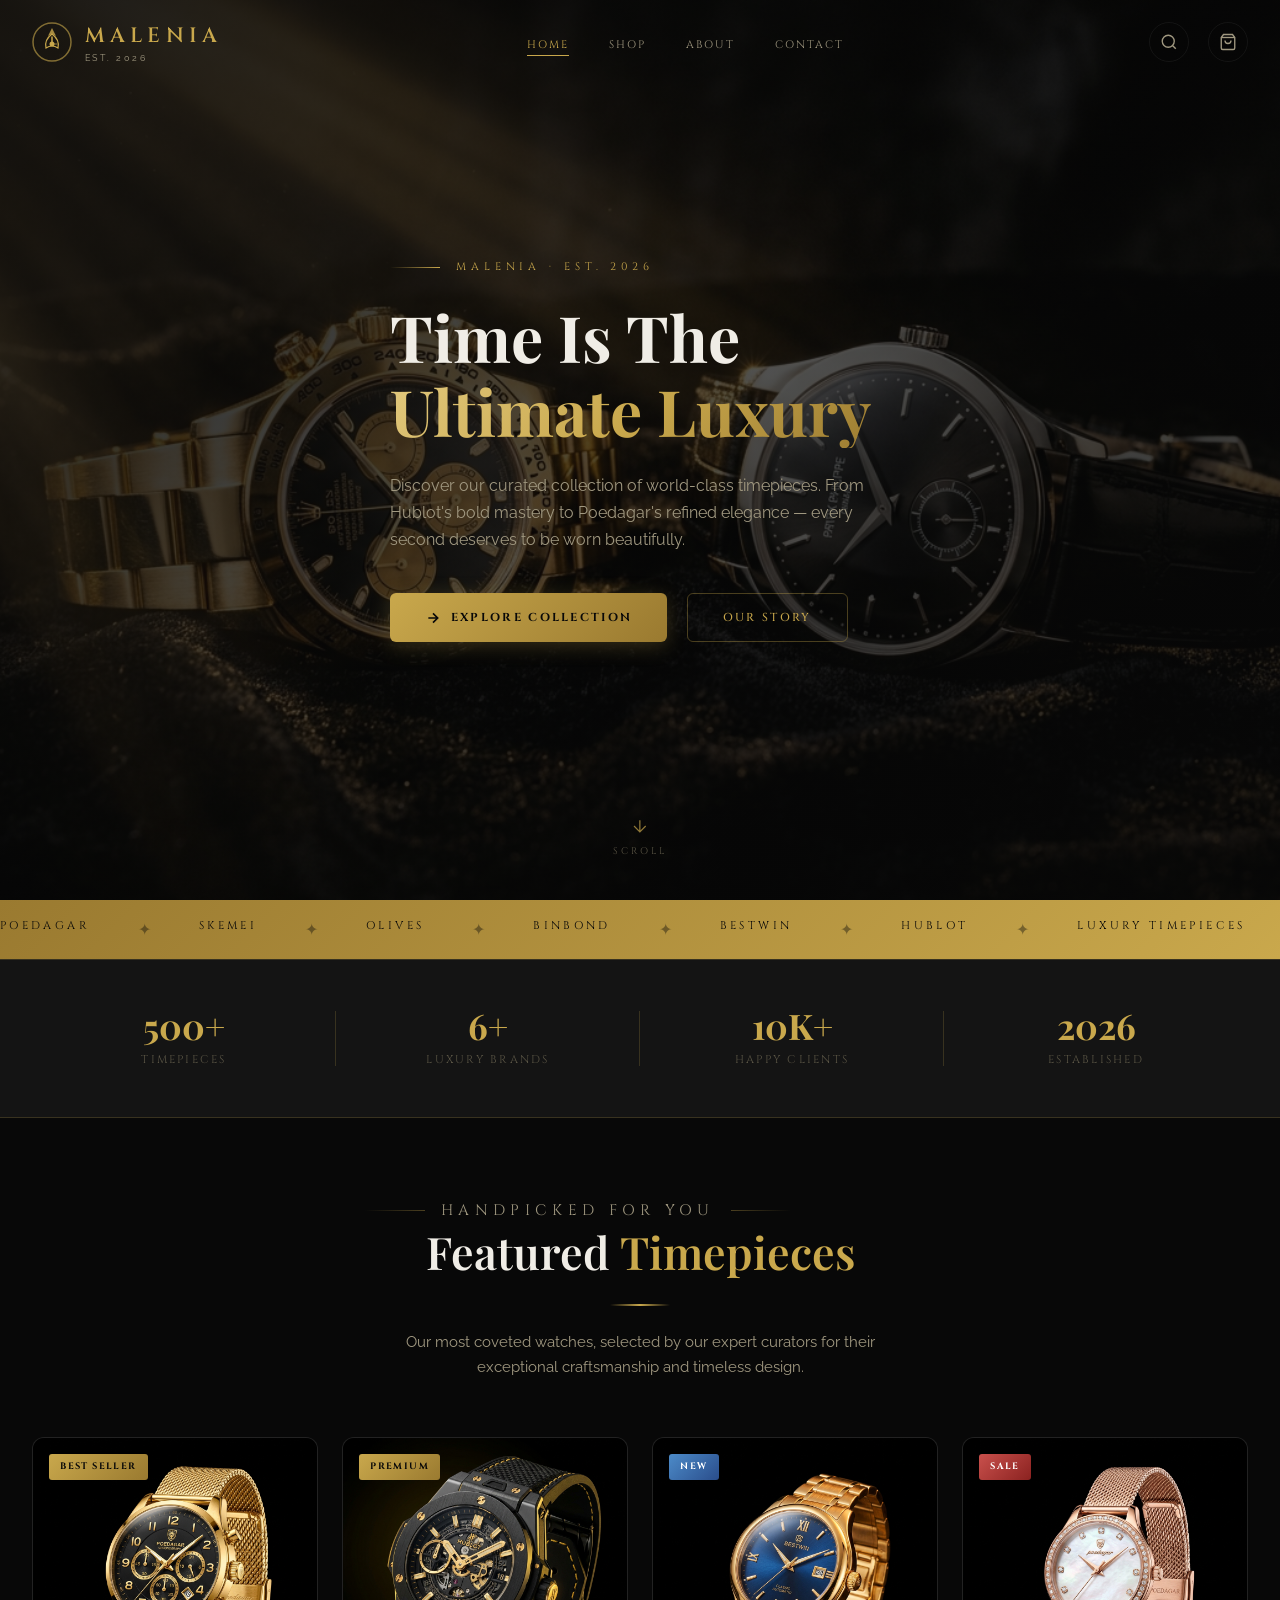
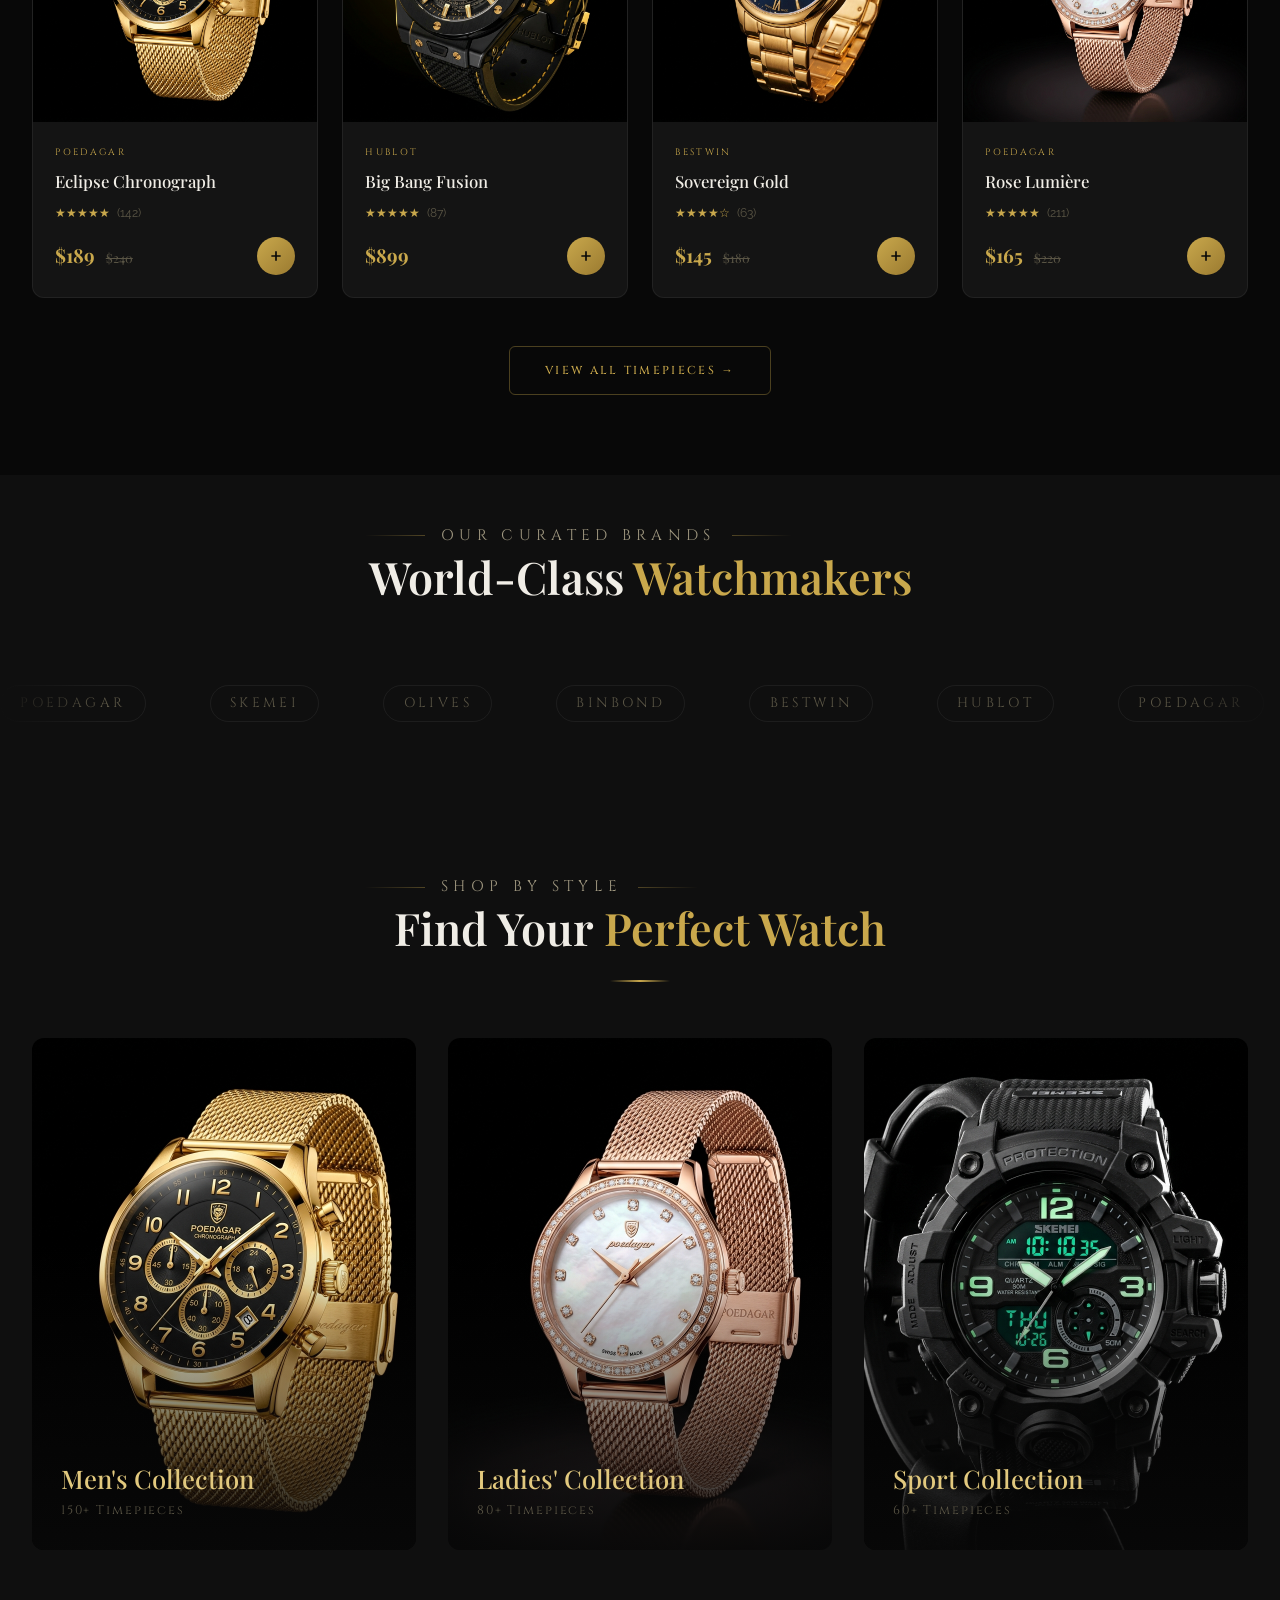
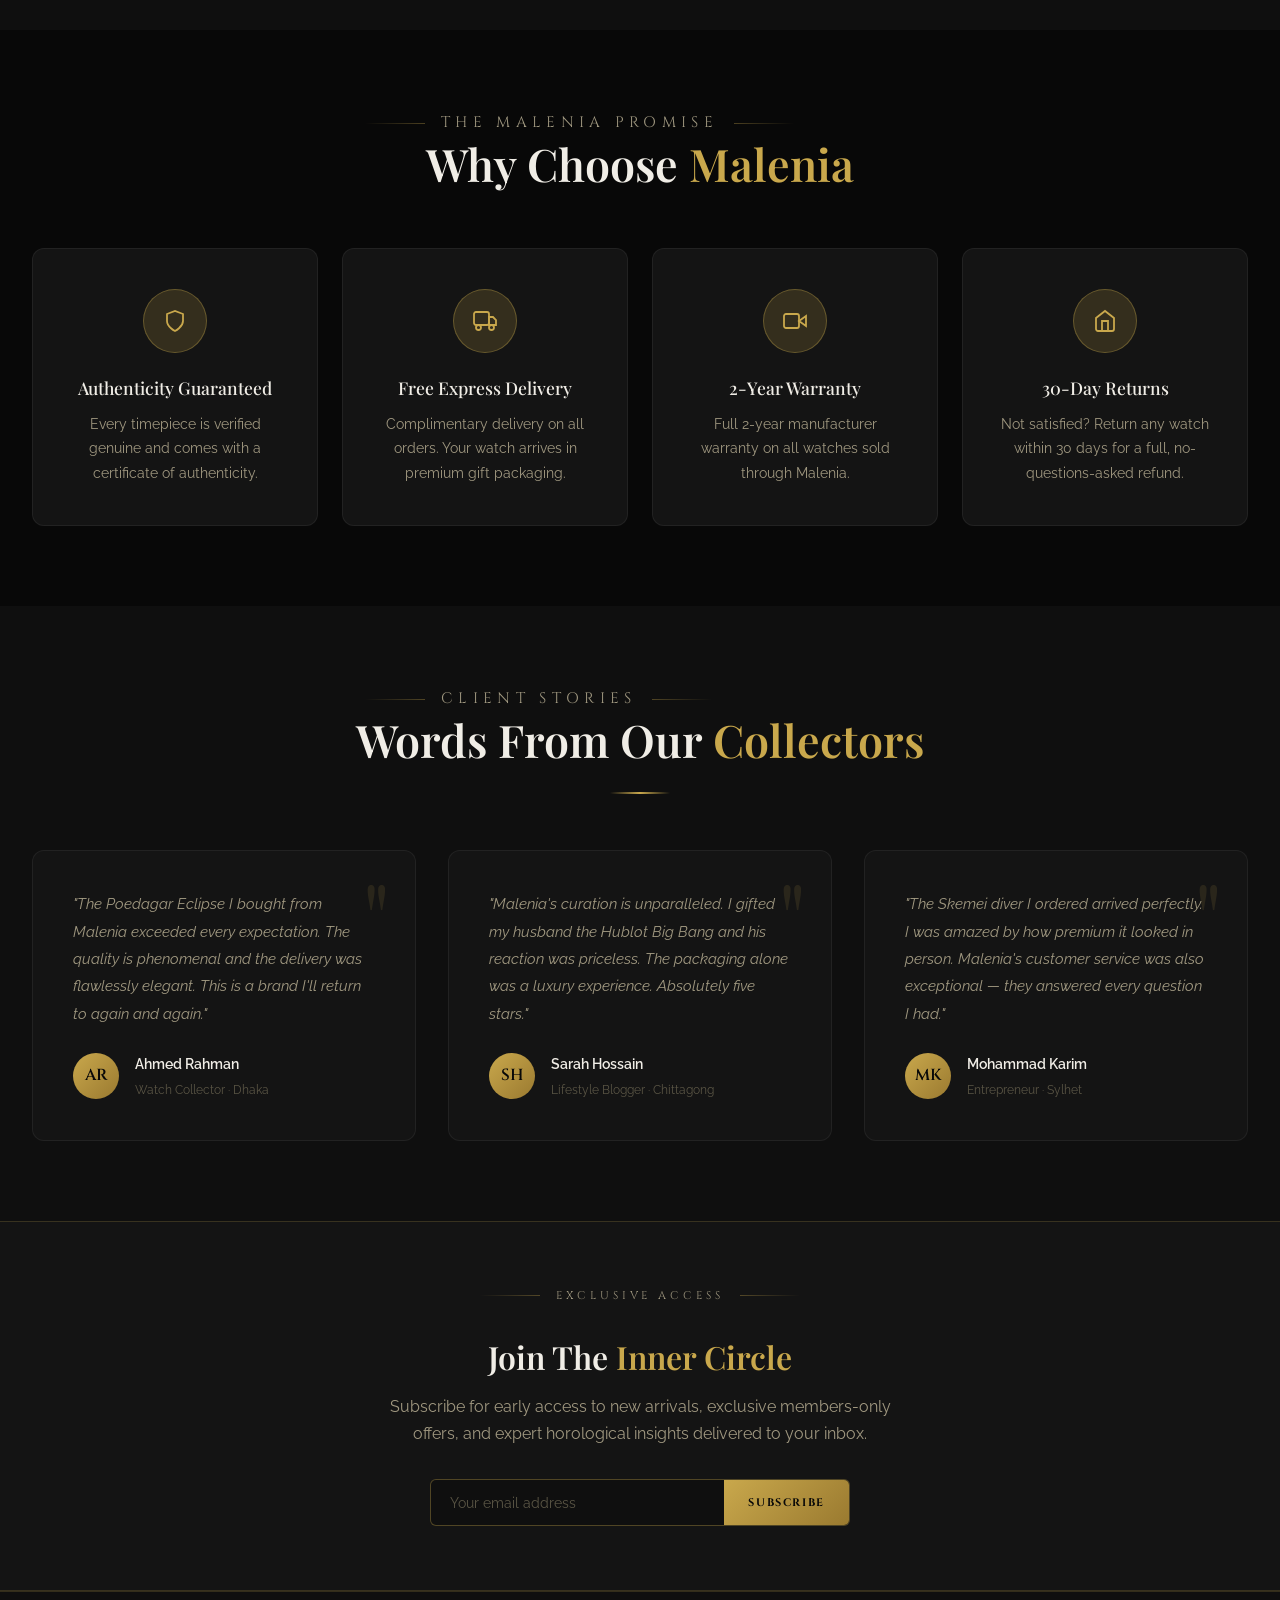
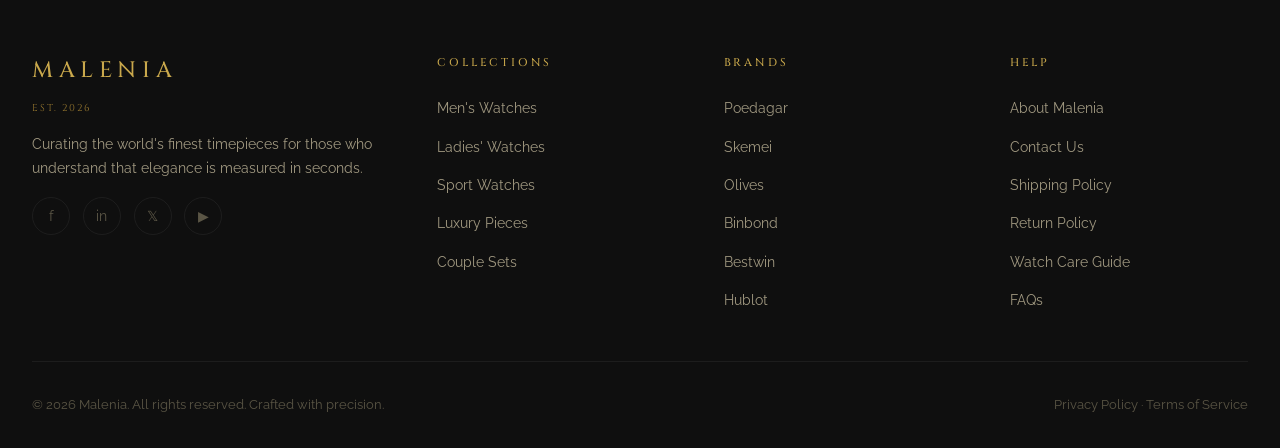
<file: malenia-watches/index.html>
<!DOCTYPE html>
<html lang="en">
<head>
  <meta charset="UTF-8"/>
  <meta name="viewport" content="width=device-width, initial-scale=1.0"/>
  <title>Malenia — Luxury Watches | EST. 2026</title>
  <meta name="description" content="Malenia is your premier destination for luxury timepieces. Shop Poedagar, Skemei, Hublot, Olives, Binbond, Bestwin and more. Precision. Elegance. Legacy."/>
  <link rel="stylesheet" href="css/style.css"/>
  <style>
    /* ── Hero Particles ── */
    .hero-particles { position:absolute; inset:0; overflow:hidden; pointer-events:none; z-index:1; }
    .particle {
      position:absolute; border-radius:50%;
      background:radial-gradient(circle, rgba(201,168,76,0.6), transparent);
      animation:float var(--dur,8s) ease-in-out infinite;
      opacity:0;
    }
    @keyframes float {
      0%,100%{opacity:0; transform:translateY(0) scale(0.5);}
      20%{opacity:1;}
      80%{opacity:0.6;}
      90%{transform:translateY(-120px) scale(1.2);}
    }
    /* ── Category Cards ── */
    .category-card {
      position:relative; border-radius:var(--radius-md); overflow:hidden;
      cursor:pointer; aspect-ratio:3/4;
    }
    .category-card img { width:100%; height:100%; object-fit:cover; transition:transform 0.6s ease; }
    .category-card:hover img { transform:scale(1.08); }
    .category-overlay {
      position:absolute; inset:0;
      background:linear-gradient(180deg, transparent 40%, rgba(8,8,8,0.92) 100%);
      display:flex; flex-direction:column;
      justify-content:flex-end; padding:1.8rem;
      transition:var(--transition);
    }
    .category-overlay h3 { color:var(--gold-light); margin-bottom:0.4rem; }
    .category-overlay span { font-size:0.78rem; color:var(--text-muted); font-family:'Cinzel',serif; letter-spacing:0.15em; }
    .category-card:hover .category-overlay { background:linear-gradient(180deg,rgba(8,8,8,0.2) 0%, rgba(8,8,8,0.95) 100%); }
    /* ── Marquee text ── */
    .marquee-wrap { overflow:hidden; background:linear-gradient(135deg,var(--gold-dark),var(--gold)); padding:1rem 0; }
    .marquee-track { display:flex; gap:3rem; width:max-content; animation:ticker 25s linear infinite; }
    .marquee-item { font-family:'Cinzel',serif; font-size:0.7rem; letter-spacing:0.3em; color:#080808; white-space:nowrap; }
    .marquee-dot { color:rgba(8,8,8,0.4); }
  </style>
</head>
<body>

<!-- ═══ NAVBAR ═══ -->
<nav class="navbar" id="navbar">
  <div class="container">
    <a href="index.html" class="nav-logo">
      <svg class="nav-logo-icon" viewBox="0 0 40 40" fill="none">
        <circle cx="20" cy="20" r="19" stroke="#C9A84C" stroke-width="1.5" opacity="0.6"/>
        <path d="M20 6 L24 14 L20 12 L16 14 Z" fill="#C9A84C" opacity="0.8"/>
        <path d="M20 12 Q28 18 26 26 Q20 22 14 26 Q12 18 20 12Z" fill="none" stroke="#C9A84C" stroke-width="1.2"/>
        <circle cx="20" cy="22" r="2.5" fill="#C9A84C"/>
        <path d="M20 22 L20 15" stroke="#C9A84C" stroke-width="1.5" stroke-linecap="round"/>
        <path d="M20 22 L25 22" stroke="#C9A84C" stroke-width="1" stroke-linecap="round" opacity="0.7"/>
      </svg>
      <div>
        <div class="nav-logo-text">MALENIA</div>
        <div class="nav-logo-sub">Est. 2026</div>
      </div>
    </a>
    <ul class="nav-links">
      <li><a href="index.html" class="active">Home</a></li>
      <li><a href="shop.html">Shop</a></li>
      <li><a href="about.html">About</a></li>
      <li><a href="contact.html">Contact</a></li>
    </ul>
    <div class="nav-actions">
      <a href="shop.html" class="nav-icon-btn" title="Search">
        <svg width="18" height="18" viewBox="0 0 24 24" fill="none" stroke="currentColor" stroke-width="1.8"><circle cx="11" cy="11" r="8"/><path d="M21 21l-4.35-4.35"/></svg>
      </a>
      <a href="cart.html" class="nav-icon-btn" title="Cart">
        <svg width="18" height="18" viewBox="0 0 24 24" fill="none" stroke="currentColor" stroke-width="1.8"><path d="M6 2L3 6v14a2 2 0 002 2h14a2 2 0 002-2V6l-3-4z"/><line x1="3" y1="6" x2="21" y2="6"/><path d="M16 10a4 4 0 01-8 0"/></svg>
        <span class="cart-badge" style="display:none">0</span>
      </a>
      <button class="hamburger" aria-label="Menu">
        <span></span><span></span><span></span>
      </button>
    </div>
  </div>
</nav>

<!-- Mobile Nav -->
<div class="mobile-nav-overlay"></div>
<nav class="mobile-nav">
  <button class="mobile-nav-close">✕</button>
  <a href="index.html">Home</a>
  <a href="shop.html">Shop</a>
  <a href="about.html">About</a>
  <a href="contact.html">Contact</a>
  <a href="cart.html">Cart</a>
</nav>

<!-- ═══ HERO ═══ -->
<section class="hero">
  <div class="hero-bg"></div>
  <div class="hero-overlay"></div>
  <div class="hero-particles" id="particles"></div>
  <div class="container">
    <div class="hero-content">
      <p class="hero-eyebrow">Malenia · EST. 2026</p>
      <h1>
        Time Is The<br/>
        <span>Ultimate Luxury</span>
      </h1>
      <p class="hero-desc">Discover our curated collection of world-class timepieces. From Hublot's bold mastery to Poedagar's refined elegance — every second deserves to be worn beautifully.</p>
      <div class="hero-cta">
        <a href="shop.html" class="btn btn-gold">
          <svg width="16" height="16" viewBox="0 0 24 24" fill="none" stroke="currentColor" stroke-width="2.5"><path d="M5 12h14M12 5l7 7-7 7"/></svg>
          Explore Collection
        </a>
        <a href="about.html" class="btn btn-outline">Our Story</a>
      </div>
    </div>
  </div>
  <div class="hero-scroll">
    <svg width="20" height="20" viewBox="0 0 24 24" fill="none" stroke="currentColor" stroke-width="1.5"><path d="M12 5v14M5 12l7 7 7-7"/></svg>
    Scroll
  </div>
</section>

<!-- ═══ MARQUEE ═══ -->
<div class="marquee-wrap">
  <div class="marquee-track">
    <span class="marquee-item">POEDAGAR</span><span class="marquee-dot">✦</span>
    <span class="marquee-item">SKEMEI</span><span class="marquee-dot">✦</span>
    <span class="marquee-item">OLIVES</span><span class="marquee-dot">✦</span>
    <span class="marquee-item">BINBOND</span><span class="marquee-dot">✦</span>
    <span class="marquee-item">BESTWIN</span><span class="marquee-dot">✦</span>
    <span class="marquee-item">HUBLOT</span><span class="marquee-dot">✦</span>
    <span class="marquee-item">LUXURY TIMEPIECES</span><span class="marquee-dot">✦</span>
    <span class="marquee-item">POEDAGAR</span><span class="marquee-dot">✦</span>
    <span class="marquee-item">SKEMEI</span><span class="marquee-dot">✦</span>
    <span class="marquee-item">OLIVES</span><span class="marquee-dot">✦</span>
    <span class="marquee-item">BINBOND</span><span class="marquee-dot">✦</span>
    <span class="marquee-item">BESTWIN</span><span class="marquee-dot">✦</span>
    <span class="marquee-item">HUBLOT</span><span class="marquee-dot">✦</span>
    <span class="marquee-item">LUXURY TIMEPIECES</span><span class="marquee-dot">✦</span>
  </div>
</div>

<!-- ═══ STATS ═══ -->
<div class="stats-bar">
  <div class="container">
    <div class="stat-item fade-in">
      <div class="stat-num">500+</div>
      <div class="stat-label">Timepieces</div>
    </div>
    <div class="stat-item fade-in">
      <div class="stat-num">6+</div>
      <div class="stat-label">Luxury Brands</div>
    </div>
    <div class="stat-item fade-in">
      <div class="stat-num">10K+</div>
      <div class="stat-label">Happy Clients</div>
    </div>
    <div class="stat-item fade-in">
      <div class="stat-num">2026</div>
      <div class="stat-label">Established</div>
    </div>
  </div>
</div>

<!-- ═══ FEATURED PRODUCTS ═══ -->
<section class="section">
  <div class="container">
    <div class="section-header fade-in">
      <p class="section-subtitle">Handpicked For You</p>
      <h2>Featured <span class="gold-text">Timepieces</span></h2>
      <div class="gold-divider"></div>
      <p>Our most coveted watches, selected by our expert curators for their exceptional craftsmanship and timeless design.</p>
    </div>
    <div class="grid-4" id="featured-grid">

      <!-- Poedagar Chrono -->
      <div class="product-card fade-in"
           data-product-id="p001" data-brand="Poedagar"
           data-product-name="Poedagar Eclipse Chronograph" data-product-brand="Poedagar"
           data-product-price="189" data-product-img="images/products/poedagar_chrono.jpg"
           data-price="189"
           onclick="location.href='product.html?id=p001'">
        <div class="product-card-img">
          <img src="images/products/poedagar_chrono.jpg" alt="Poedagar Eclipse Chronograph" loading="lazy"/>
          <span class="product-badge">Best Seller</span>
          <div class="product-actions">
            <button class="action-btn" data-wishlist title="Wishlist">
              <svg width="16" height="16" viewBox="0 0 24 24" fill="none" stroke="currentColor" stroke-width="2"><path d="M20.84 4.61a5.5 5.5 0 00-7.78 0L12 5.67l-1.06-1.06a5.5 5.5 0 00-7.78 7.78l1.06 1.06L12 21.23l7.78-7.78 1.06-1.06a5.5 5.5 0 000-7.78z"/></svg>
            </button>
            <a href="product.html?id=p001" class="action-btn" title="Quick View">
              <svg width="16" height="16" viewBox="0 0 24 24" fill="none" stroke="currentColor" stroke-width="2"><path d="M1 12s4-8 11-8 11 8 11 8-4 8-11 8-11-8-11-8z"/><circle cx="12" cy="12" r="3"/></svg>
            </a>
          </div>
        </div>
        <div class="product-info">
          <div class="product-brand">Poedagar</div>
          <div class="product-name">Eclipse Chronograph</div>
          <div class="product-rating">
            <span class="stars">★★★★★</span>
            <span class="rating-count">(142)</span>
          </div>
          <div class="product-footer">
            <div class="product-price">
              <span class="price-current">$189</span>
              <span class="price-original">$240</span>
            </div>
            <button class="add-to-cart-btn" data-add-to-cart title="Add to Cart">
              <svg width="16" height="16" viewBox="0 0 24 24" fill="none" stroke="currentColor" stroke-width="2.5"><path d="M12 5v14M5 12h14"/></svg>
            </button>
          </div>
        </div>
      </div>

      <!-- Hublot Fusion -->
      <div class="product-card fade-in"
           data-product-id="p002" data-brand="Hublot"
           data-product-name="Hublot Big Bang Fusion" data-product-brand="Hublot"
           data-product-price="899" data-product-img="images/products/hublot_fusion.jpg"
           data-price="899"
           onclick="location.href='product.html?id=p002'">
        <div class="product-card-img">
          <img src="images/products/hublot_fusion.jpg" alt="Hublot Big Bang Fusion" loading="lazy"/>
          <span class="product-badge">Premium</span>
          <div class="product-actions">
            <button class="action-btn" data-wishlist title="Wishlist">
              <svg width="16" height="16" viewBox="0 0 24 24" fill="none" stroke="currentColor" stroke-width="2"><path d="M20.84 4.61a5.5 5.5 0 00-7.78 0L12 5.67l-1.06-1.06a5.5 5.5 0 00-7.78 7.78l1.06 1.06L12 21.23l7.78-7.78 1.06-1.06a5.5 5.5 0 000-7.78z"/></svg>
            </button>
            <a href="product.html?id=p002" class="action-btn" title="Quick View">
              <svg width="16" height="16" viewBox="0 0 24 24" fill="none" stroke="currentColor" stroke-width="2"><path d="M1 12s4-8 11-8 11 8 11 8-4 8-11 8-11-8-11-8z"/><circle cx="12" cy="12" r="3"/></svg>
            </a>
          </div>
        </div>
        <div class="product-info">
          <div class="product-brand">Hublot</div>
          <div class="product-name">Big Bang Fusion</div>
          <div class="product-rating">
            <span class="stars">★★★★★</span>
            <span class="rating-count">(87)</span>
          </div>
          <div class="product-footer">
            <div class="product-price">
              <span class="price-current">$899</span>
            </div>
            <button class="add-to-cart-btn" data-add-to-cart title="Add to Cart">
              <svg width="16" height="16" viewBox="0 0 24 24" fill="none" stroke="currentColor" stroke-width="2.5"><path d="M12 5v14M5 12h14"/></svg>
            </button>
          </div>
        </div>
      </div>

      <!-- Bestwin Classic -->
      <div class="product-card fade-in"
           data-product-id="p003" data-brand="Bestwin"
           data-product-name="Bestwin Sovereign Gold" data-product-brand="Bestwin"
           data-product-price="145" data-product-img="images/products/bestwin_classic.jpg"
           data-price="145"
           onclick="location.href='product.html?id=p003'">
        <div class="product-card-img">
          <img src="images/products/bestwin_classic.jpg" alt="Bestwin Sovereign Gold" loading="lazy"/>
          <span class="product-badge new">New</span>
          <div class="product-actions">
            <button class="action-btn" data-wishlist title="Wishlist">
              <svg width="16" height="16" viewBox="0 0 24 24" fill="none" stroke="currentColor" stroke-width="2"><path d="M20.84 4.61a5.5 5.5 0 00-7.78 0L12 5.67l-1.06-1.06a5.5 5.5 0 00-7.78 7.78l1.06 1.06L12 21.23l7.78-7.78 1.06-1.06a5.5 5.5 0 000-7.78z"/></svg>
            </button>
            <a href="product.html?id=p003" class="action-btn" title="Quick View">
              <svg width="16" height="16" viewBox="0 0 24 24" fill="none" stroke="currentColor" stroke-width="2"><path d="M1 12s4-8 11-8 11 8 11 8-4 8-11 8-11-8-11-8z"/><circle cx="12" cy="12" r="3"/></svg>
            </a>
          </div>
        </div>
        <div class="product-info">
          <div class="product-brand">Bestwin</div>
          <div class="product-name">Sovereign Gold</div>
          <div class="product-rating">
            <span class="stars">★★★★☆</span>
            <span class="rating-count">(63)</span>
          </div>
          <div class="product-footer">
            <div class="product-price">
              <span class="price-current">$145</span>
              <span class="price-original">$180</span>
            </div>
            <button class="add-to-cart-btn" data-add-to-cart title="Add to Cart">
              <svg width="16" height="16" viewBox="0 0 24 24" fill="none" stroke="currentColor" stroke-width="2.5"><path d="M12 5v14M5 12h14"/></svg>
            </button>
          </div>
        </div>
      </div>

      <!-- Poedagar Ladies -->
      <div class="product-card fade-in"
           data-product-id="p004" data-brand="Poedagar"
           data-product-name="Poedagar Rose Lumière" data-product-brand="Poedagar"
           data-product-price="165" data-product-img="images/products/poedagar_ladies.jpg"
           data-price="165"
           onclick="location.href='product.html?id=p004'">
        <div class="product-card-img">
          <img src="images/products/poedagar_ladies.jpg" alt="Poedagar Rose Lumière" loading="lazy"/>
          <span class="product-badge sale">Sale</span>
          <div class="product-actions">
            <button class="action-btn" data-wishlist title="Wishlist">
              <svg width="16" height="16" viewBox="0 0 24 24" fill="none" stroke="currentColor" stroke-width="2"><path d="M20.84 4.61a5.5 5.5 0 00-7.78 0L12 5.67l-1.06-1.06a5.5 5.5 0 00-7.78 7.78l1.06 1.06L12 21.23l7.78-7.78 1.06-1.06a5.5 5.5 0 000-7.78z"/></svg>
            </button>
            <a href="product.html?id=p004" class="action-btn" title="Quick View">
              <svg width="16" height="16" viewBox="0 0 24 24" fill="none" stroke="currentColor" stroke-width="2"><path d="M1 12s4-8 11-8 11 8 11 8-4 8-11 8-11-8-11-8z"/><circle cx="12" cy="12" r="3"/></svg>
            </a>
          </div>
        </div>
        <div class="product-info">
          <div class="product-brand">Poedagar</div>
          <div class="product-name">Rose Lumière</div>
          <div class="product-rating">
            <span class="stars">★★★★★</span>
            <span class="rating-count">(211)</span>
          </div>
          <div class="product-footer">
            <div class="product-price">
              <span class="price-current">$165</span>
              <span class="price-original">$220</span>
            </div>
            <button class="add-to-cart-btn" data-add-to-cart title="Add to Cart">
              <svg width="16" height="16" viewBox="0 0 24 24" fill="none" stroke="currentColor" stroke-width="2.5"><path d="M12 5v14M5 12h14"/></svg>
            </button>
          </div>
        </div>
      </div>

    </div>
    <div style="text-align:center; margin-top:3rem;">
      <a href="shop.html" class="btn btn-outline">View All Timepieces &rarr;</a>
    </div>
  </div>
</section>

<!-- ═══ BRANDS TICKER ═══ -->
<div class="brands-section section" style="padding:3rem 0;">
  <div class="container">
    <div class="section-header fade-in">
      <p class="section-subtitle">Our Curated Brands</p>
      <h2>World-Class <span class="gold-text">Watchmakers</span></h2>
    </div>
  </div>
  <div class="brands-ticker-wrap">
    <div class="brands-ticker">
      <span class="brand-chip">POEDAGAR</span>
      <span class="brand-chip">SKEMEI</span>
      <span class="brand-chip">OLIVES</span>
      <span class="brand-chip">BINBOND</span>
      <span class="brand-chip">BESTWIN</span>
      <span class="brand-chip">HUBLOT</span>
      <span class="brand-chip">POEDAGAR</span>
      <span class="brand-chip">SKEMEI</span>
      <span class="brand-chip">OLIVES</span>
      <span class="brand-chip">BINBOND</span>
      <span class="brand-chip">BESTWIN</span>
      <span class="brand-chip">HUBLOT</span>
    </div>
  </div>
</div>

<!-- ═══ CATEGORIES ═══ -->
<section class="section" style="background:var(--bg-secondary);">
  <div class="container">
    <div class="section-header fade-in">
      <p class="section-subtitle">Shop By Style</p>
      <h2>Find Your <span class="gold-text">Perfect Watch</span></h2>
      <div class="gold-divider"></div>
    </div>
    <div class="grid-3 fade-in">
      <a href="shop.html?cat=mens" class="category-card">
        <img src="images/products/poedagar_chrono.jpg" alt="Men's Collection"/>
        <div class="category-overlay">
          <h3>Men's Collection</h3>
          <span>150+ Timepieces</span>
        </div>
      </a>
      <a href="shop.html?cat=ladies" class="category-card" style="aspect-ratio:3/4;">
        <img src="images/products/poedagar_ladies.jpg" alt="Ladies' Collection" style="height:100%;object-fit:cover;"/>
        <div class="category-overlay">
          <h3>Ladies' Collection</h3>
          <span>80+ Timepieces</span>
        </div>
      </a>
      <a href="shop.html?cat=sport" class="category-card">
        <img src="images/products/skemei_sport.jpg" alt="Sport Collection"/>
        <div class="category-overlay">
          <h3>Sport Collection</h3>
          <span>60+ Timepieces</span>
        </div>
      </a>
    </div>
  </div>
</section>

<!-- ═══ FEATURES ═══ -->
<section class="features-section section">
  <div class="container">
    <div class="section-header fade-in">
      <p class="section-subtitle">The Malenia Promise</p>
      <h2>Why Choose <span class="gold-text">Malenia</span></h2>
    </div>
    <div class="grid-4 fade-in">
      <div class="feature-card">
        <div class="feature-icon">
          <svg width="24" height="24" viewBox="0 0 24 24" fill="none" stroke="currentColor" stroke-width="1.8"><path d="M12 22s8-4 8-10V5l-8-3-8 3v7c0 6 8 10 8 10z"/></svg>
        </div>
        <h3>Authenticity Guaranteed</h3>
        <p>Every timepiece is verified genuine and comes with a certificate of authenticity.</p>
      </div>
      <div class="feature-card">
        <div class="feature-icon">
          <svg width="24" height="24" viewBox="0 0 24 24" fill="none" stroke="currentColor" stroke-width="1.8"><rect x="1" y="3" width="15" height="13" rx="2"/><path d="M16 8h4l3 3v5h-7V8z"/><circle cx="5.5" cy="18.5" r="2.5"/><circle cx="18.5" cy="18.5" r="2.5"/></svg>
        </div>
        <h3>Free Express Delivery</h3>
        <p>Complimentary delivery on all orders. Your watch arrives in premium gift packaging.</p>
      </div>
      <div class="feature-card">
        <div class="feature-icon">
          <svg width="24" height="24" viewBox="0 0 24 24" fill="none" stroke="currentColor" stroke-width="1.8"><path d="M23 7l-7 5 7 5V7z"/><rect x="1" y="5" width="15" height="14" rx="2"/></svg>
        </div>
        <h3>2-Year Warranty</h3>
        <p>Full 2-year manufacturer warranty on all watches sold through Malenia.</p>
      </div>
      <div class="feature-card">
        <div class="feature-icon">
          <svg width="24" height="24" viewBox="0 0 24 24" fill="none" stroke="currentColor" stroke-width="1.8"><path d="M3 9l9-7 9 7v11a2 2 0 01-2 2H5a2 2 0 01-2-2V9z"/><polyline points="9 22 9 12 15 12 15 22"/></svg>
        </div>
        <h3>30-Day Returns</h3>
        <p>Not satisfied? Return any watch within 30 days for a full, no-questions-asked refund.</p>
      </div>
    </div>
  </div>
</section>

<!-- ═══ TESTIMONIALS ═══ -->
<section class="testimonials-section section" style="background:var(--bg-secondary);">
  <div class="container">
    <div class="section-header fade-in">
      <p class="section-subtitle">Client Stories</p>
      <h2>Words From Our <span class="gold-text">Collectors</span></h2>
      <div class="gold-divider"></div>
    </div>
    <div class="grid-3 fade-in">
      <div class="testimonial-card">
        <p class="testimonial-text">"The Poedagar Eclipse I bought from Malenia exceeded every expectation. The quality is phenomenal and the delivery was flawlessly elegant. This is a brand I'll return to again and again."</p>
        <div class="testimonial-author">
          <div class="author-avatar">AR</div>
          <div>
            <div class="author-name">Ahmed Rahman</div>
            <div class="author-title">Watch Collector · Dhaka</div>
          </div>
        </div>
      </div>
      <div class="testimonial-card">
        <p class="testimonial-text">"Malenia's curation is unparalleled. I gifted my husband the Hublot Big Bang and his reaction was priceless. The packaging alone was a luxury experience. Absolutely five stars."</p>
        <div class="testimonial-author">
          <div class="author-avatar">SH</div>
          <div>
            <div class="author-name">Sarah Hossain</div>
            <div class="author-title">Lifestyle Blogger · Chittagong</div>
          </div>
        </div>
      </div>
      <div class="testimonial-card">
        <p class="testimonial-text">"The Skemei diver I ordered arrived perfectly. I was amazed by how premium it looked in person. Malenia's customer service was also exceptional — they answered every question I had."</p>
        <div class="testimonial-author">
          <div class="author-avatar">MK</div>
          <div>
            <div class="author-name">Mohammad Karim</div>
            <div class="author-title">Entrepreneur · Sylhet</div>
          </div>
        </div>
      </div>
    </div>
  </div>
</section>

<!-- ═══ NEWSLETTER ═══ -->
<section class="newsletter-section">
  <div class="container">
    <div class="newsletter-content fade-in">
      <p class="section-subtitle" style="justify-content:center;">Exclusive Access</p>
      <h2>Join The <span class="gold-text">Inner Circle</span></h2>
      <p>Subscribe for early access to new arrivals, exclusive members-only offers, and expert horological insights delivered to your inbox.</p>
      <form class="newsletter-form" onsubmit="return false;">
        <input type="email" placeholder="Your email address" autocomplete="email"/>
        <button type="submit">Subscribe</button>
      </form>
    </div>
  </div>
</section>

<!-- ═══ FOOTER ═══ -->
<footer class="footer">
  <div class="container">
    <div class="footer-grid">
      <div class="footer-brand">
        <h3>MALENIA</h3>
        <p style="font-family:'Cinzel',serif;font-size:0.62rem;letter-spacing:0.2em;color:var(--gold-dark);">EST. 2026</p>
        <p>Curating the world's finest timepieces for those who understand that elegance is measured in seconds.</p>
        <div class="footer-socials">
          <a href="#" class="social-btn" title="Facebook">f</a>
          <a href="#" class="social-btn" title="Instagram">in</a>
          <a href="#" class="social-btn" title="Twitter">𝕏</a>
          <a href="#" class="social-btn" title="YouTube">▶</a>
        </div>
      </div>
      <div class="footer-col">
        <h4>Collections</h4>
        <ul>
          <li><a href="shop.html?cat=mens">Men's Watches</a></li>
          <li><a href="shop.html?cat=ladies">Ladies' Watches</a></li>
          <li><a href="shop.html?cat=sport">Sport Watches</a></li>
          <li><a href="shop.html?cat=luxury">Luxury Pieces</a></li>
          <li><a href="shop.html?cat=couple">Couple Sets</a></li>
        </ul>
      </div>
      <div class="footer-col">
        <h4>Brands</h4>
        <ul>
          <li><a href="shop.html?brand=Poedagar">Poedagar</a></li>
          <li><a href="shop.html?brand=Skemei">Skemei</a></li>
          <li><a href="shop.html?brand=Olives">Olives</a></li>
          <li><a href="shop.html?brand=Binbond">Binbond</a></li>
          <li><a href="shop.html?brand=Bestwin">Bestwin</a></li>
          <li><a href="shop.html?brand=Hublot">Hublot</a></li>
        </ul>
      </div>
      <div class="footer-col">
        <h4>Help</h4>
        <ul>
          <li><a href="about.html">About Malenia</a></li>
          <li><a href="contact.html">Contact Us</a></li>
          <li><a href="#">Shipping Policy</a></li>
          <li><a href="#">Return Policy</a></li>
          <li><a href="#">Watch Care Guide</a></li>
          <li><a href="#">FAQs</a></li>
        </ul>
      </div>
    </div>
    <div class="footer-bottom">
      <p>© 2026 Malenia. All rights reserved. Crafted with precision.</p>
      <p>Privacy Policy · Terms of Service</p>
    </div>
  </div>
</footer>

<script src="js/main.js"></script>
<script>
// Floating particles
const container = document.getElementById('particles');
for (let i = 0; i < 18; i++) {
  const p = document.createElement('div');
  p.className = 'particle';
  const size = Math.random() * 4 + 2;
  p.style.cssText = `
    width:${size}px; height:${size}px;
    left:${Math.random()*100}%;
    bottom:${Math.random()*30}%;
    --dur:${Math.random()*8+6}s;
    animation-delay:${Math.random()*8}s;
    opacity:0;
  `;
  container.appendChild(p);
}
</script>
</body>
</html>
</file>
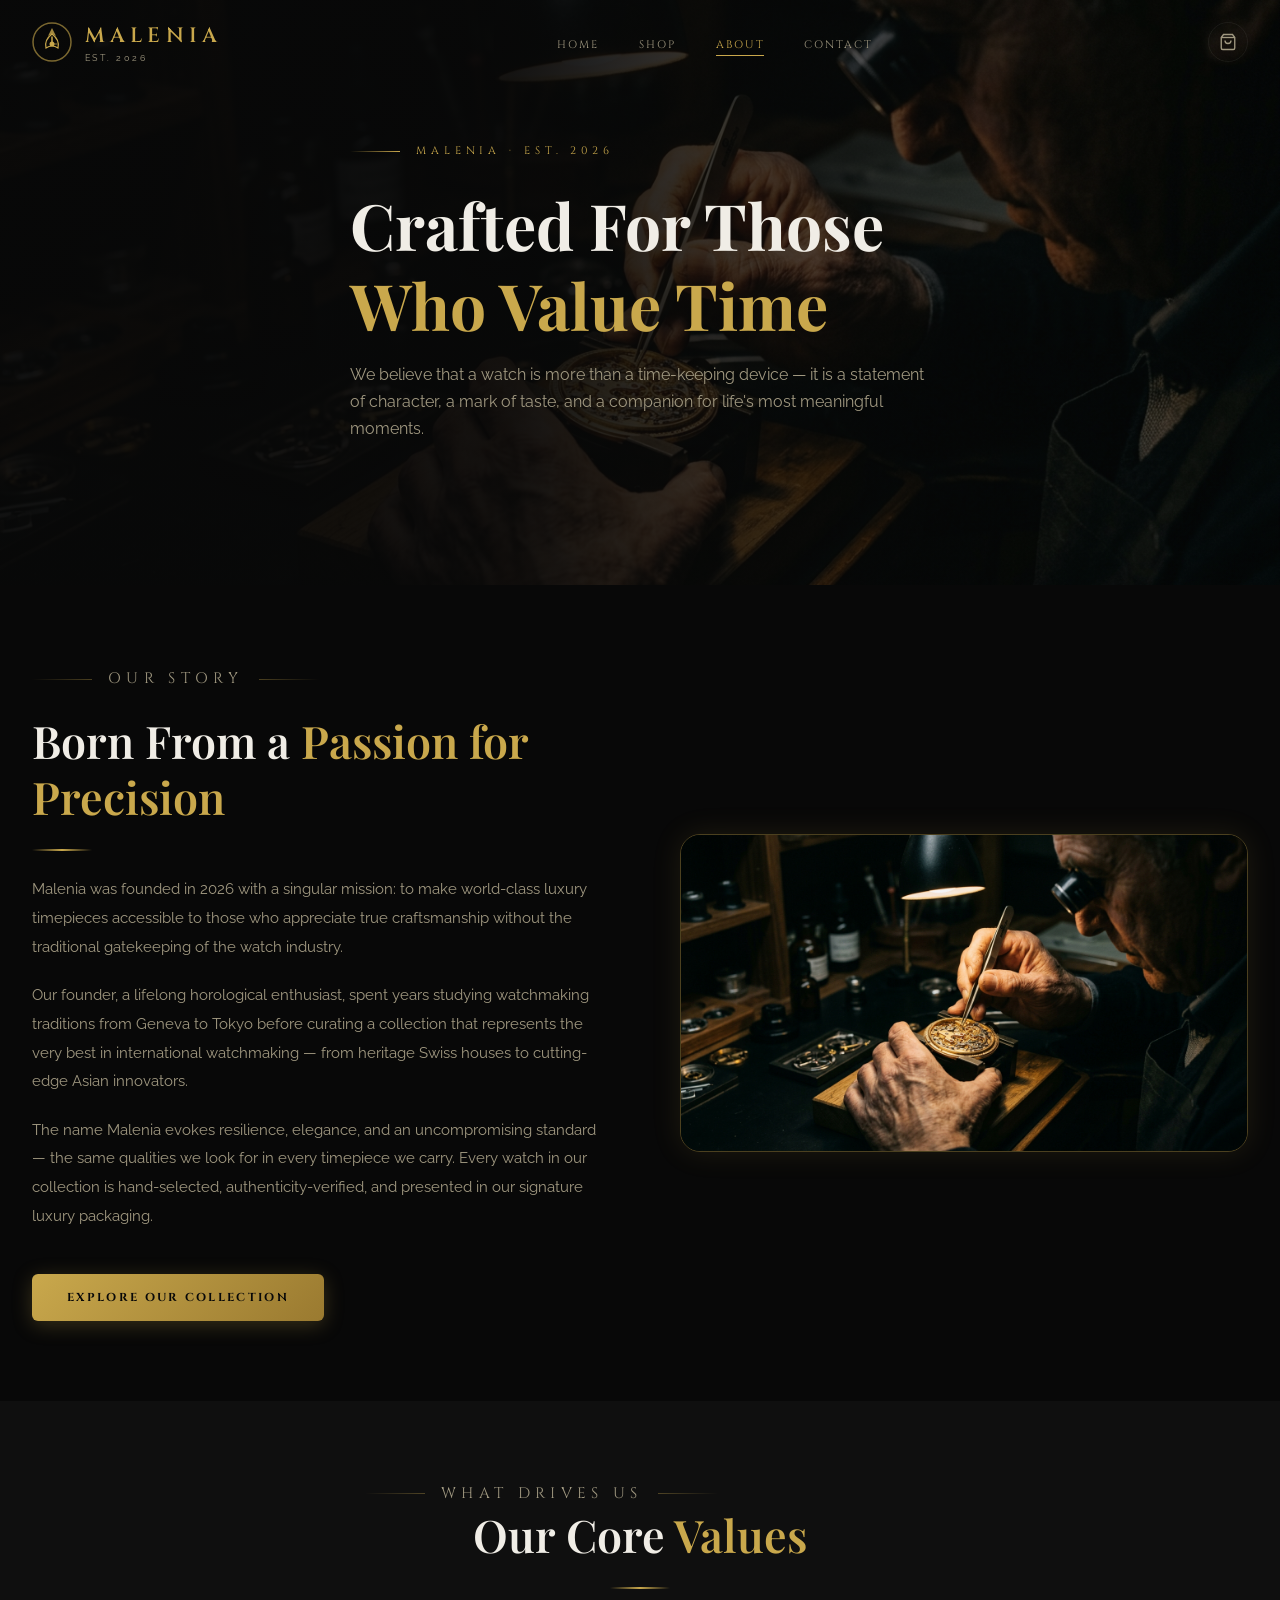
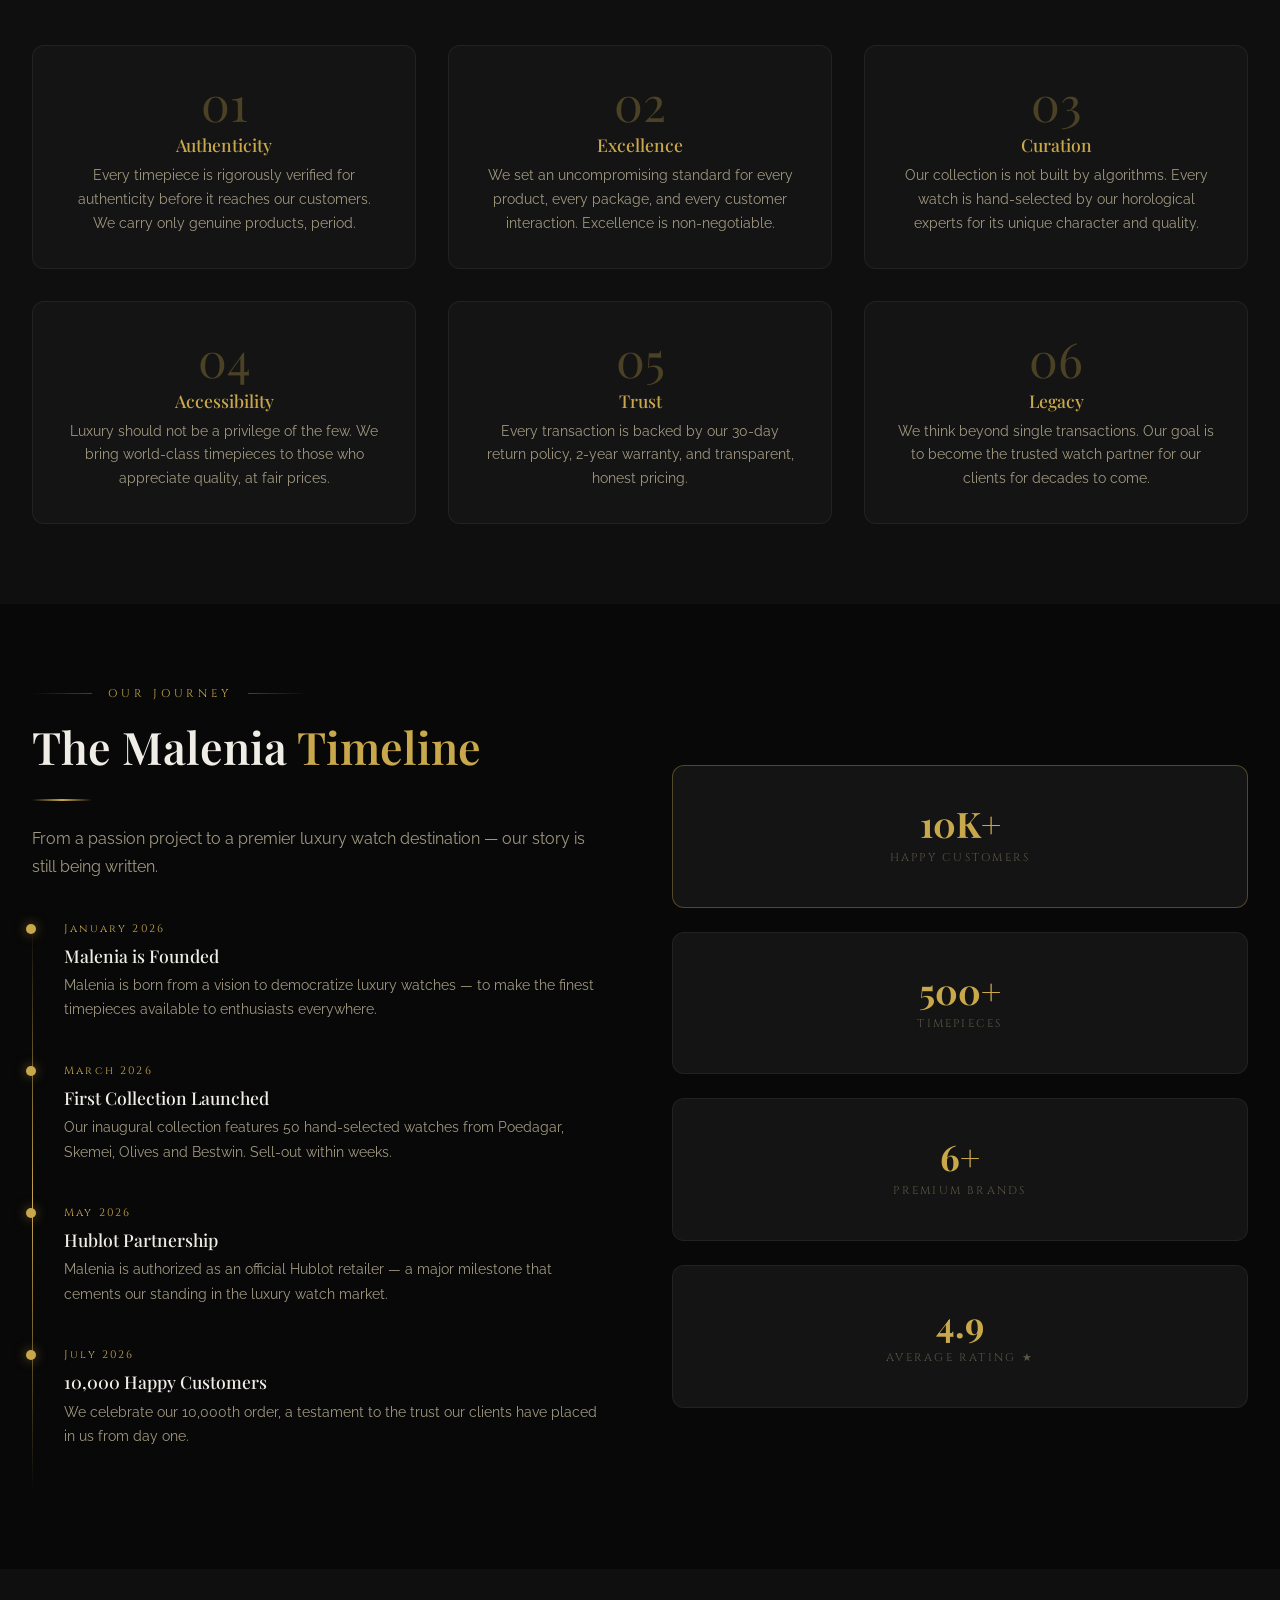
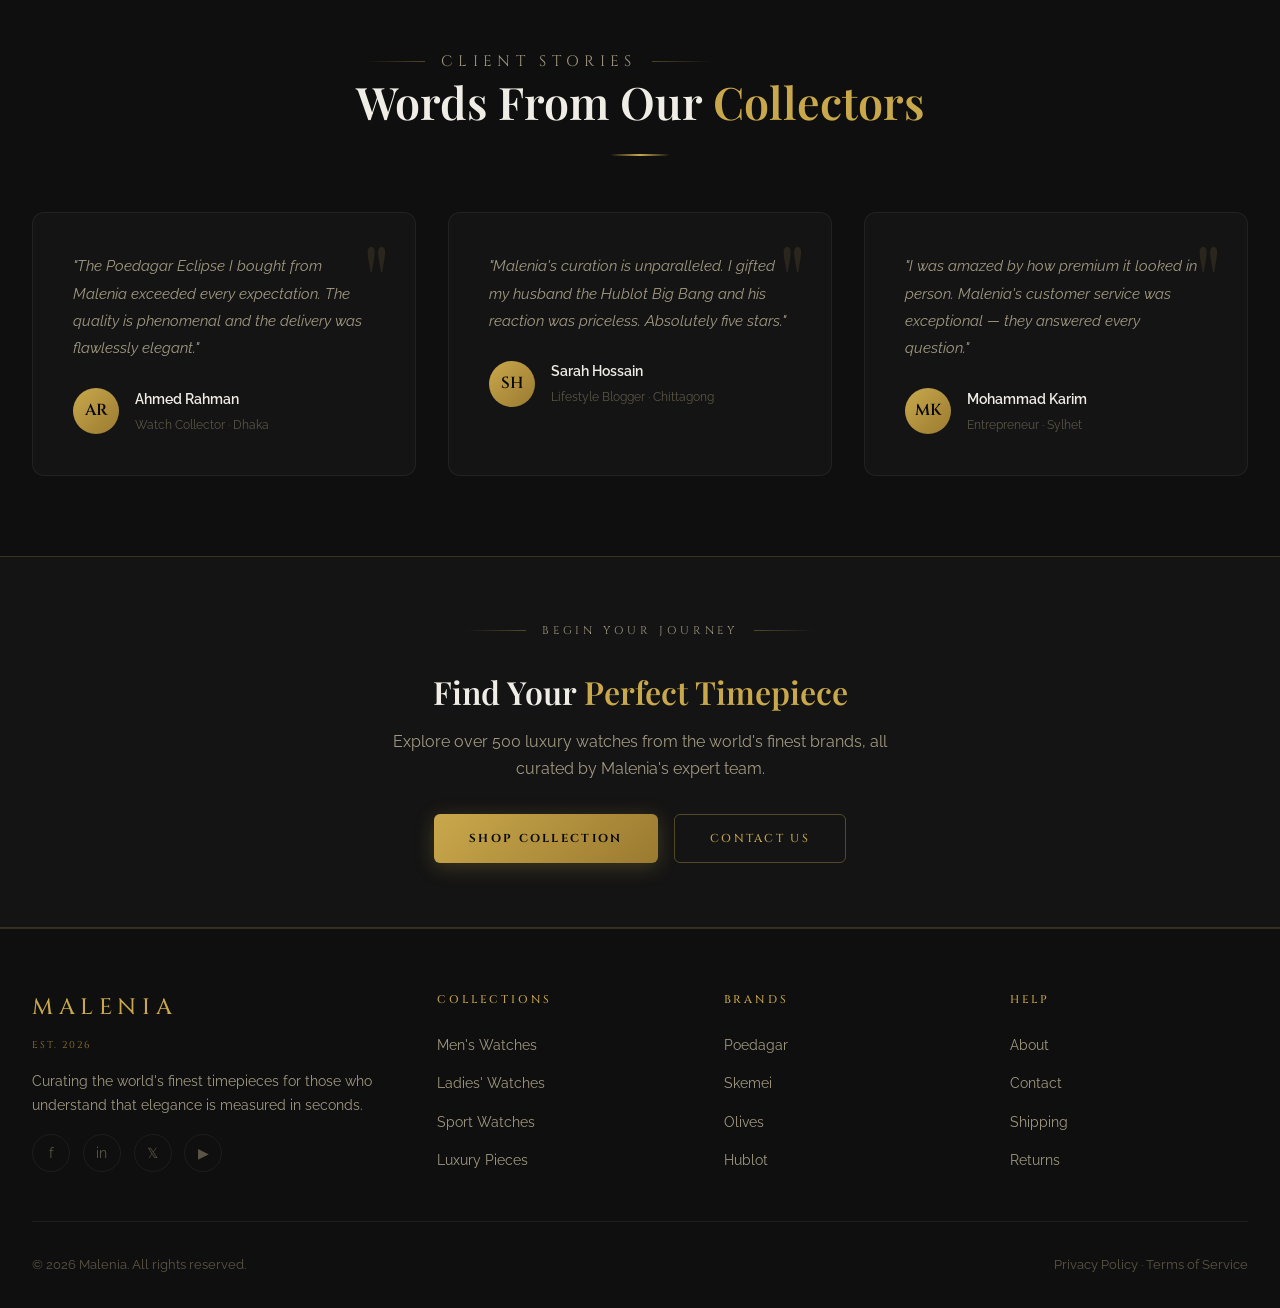
<file: malenia-watches/about.html>
<!DOCTYPE html>
<html lang="en">
<head>
  <meta charset="UTF-8"/>
  <meta name="viewport" content="width=device-width, initial-scale=1.0"/>
  <title>About Malenia — Our Story | Luxury Watch Brand EST. 2026</title>
  <meta name="description" content="Learn about Malenia — a luxury watch brand established in 2026, curating the world's finest timepieces with a commitment to authenticity, elegance, and precision."/>
  <link rel="stylesheet" href="css/style.css"/>
  <style>
    .timeline { position:relative; padding-left:2rem; }
    .timeline::before { content:''; position:absolute; left:0; top:0; bottom:0; width:1px; background:linear-gradient(180deg, transparent, var(--gold), transparent); }
    .timeline-item { position:relative; padding-bottom:2.5rem; }
    .timeline-item::before {
      content:''; position:absolute; left:-2.4rem; top:4px;
      width:10px; height:10px; border-radius:50%;
      background:var(--gold); box-shadow:0 0 12px rgba(201,168,76,0.5);
    }
    .timeline-year { font-family:'Cinzel',serif; font-size:0.68rem; letter-spacing:0.2em; color:var(--gold); margin-bottom:0.4rem; }
    .timeline-text { color:var(--text-secondary); font-size:0.9rem; line-height:1.7; }
    .team-card {
      background:var(--bg-card); border:1px solid var(--border-subtle);
      border-radius:var(--radius-md); overflow:hidden; text-align:center;
      transition:var(--transition);
    }
    .team-card:hover { border-color:var(--gold-border); transform:translateY(-4px); }
    .team-img {
      width:100%; aspect-ratio:1;
      background:linear-gradient(135deg, var(--bg-secondary) 0%, var(--bg-card) 100%);
      display:flex; align-items:center; justify-content:center;
      font-family:'Cinzel',serif; font-size:3rem; color:var(--gold); opacity:0.4;
    }
    .team-info { padding:1.5rem; }
    .team-info h4 { margin-bottom:0.3rem; }
    .team-info span { font-size:0.78rem; color:var(--gold); font-family:'Cinzel',serif; letter-spacing:0.15em; }
    .team-info p { color:var(--text-secondary); font-size:0.82rem; margin-top:0.5rem; }
  </style>
</head>
<body>

<!-- ═══ NAVBAR ═══ -->
<nav class="navbar scrolled">
  <div class="container">
    <a href="index.html" class="nav-logo">
      <svg class="nav-logo-icon" viewBox="0 0 40 40" fill="none">
        <circle cx="20" cy="20" r="19" stroke="#C9A84C" stroke-width="1.5" opacity="0.6"/>
        <path d="M20 6 L24 14 L20 12 L16 14 Z" fill="#C9A84C" opacity="0.8"/>
        <path d="M20 12 Q28 18 26 26 Q20 22 14 26 Q12 18 20 12Z" fill="none" stroke="#C9A84C" stroke-width="1.2"/>
        <circle cx="20" cy="22" r="2.5" fill="#C9A84C"/>
        <path d="M20 22 L20 15" stroke="#C9A84C" stroke-width="1.5" stroke-linecap="round"/>
        <path d="M20 22 L25 22" stroke="#C9A84C" stroke-width="1" stroke-linecap="round" opacity="0.7"/>
      </svg>
      <div><div class="nav-logo-text">MALENIA</div><div class="nav-logo-sub">Est. 2026</div></div>
    </a>
    <ul class="nav-links">
      <li><a href="index.html">Home</a></li>
      <li><a href="shop.html">Shop</a></li>
      <li><a href="about.html" class="active">About</a></li>
      <li><a href="contact.html">Contact</a></li>
    </ul>
    <div class="nav-actions">
      <a href="cart.html" class="nav-icon-btn">
        <svg width="18" height="18" viewBox="0 0 24 24" fill="none" stroke="currentColor" stroke-width="1.8"><path d="M6 2L3 6v14a2 2 0 002 2h14a2 2 0 002-2V6l-3-4z"/><line x1="3" y1="6" x2="21" y2="6"/><path d="M16 10a4 4 0 01-8 0"/></svg>
        <span class="cart-badge" style="display:none">0</span>
      </a>
      <button class="hamburger"><span></span><span></span><span></span></button>
    </div>
  </div>
</nav>
<div class="mobile-nav-overlay"></div>
<nav class="mobile-nav">
  <button class="mobile-nav-close">✕</button>
  <a href="index.html">Home</a><a href="shop.html">Shop</a>
  <a href="about.html">About</a><a href="contact.html">Contact</a>
  <a href="cart.html">Cart</a>
</nav>

<!-- ═══ ABOUT HERO ═══ -->
<section class="about-hero">
  <div class="about-hero-bg"></div>
  <div class="about-hero-overlay"></div>
  <div class="container">
    <div class="about-hero-content">
      <p class="hero-eyebrow" style="opacity:1;">Malenia · EST. 2026</p>
      <h1>Crafted For Those<br/><span class="gold-text">Who Value Time</span></h1>
      <p style="color:var(--text-secondary);margin-top:1rem;font-size:1rem;">We believe that a watch is more than a time-keeping device — it is a statement of character, a mark of taste, and a companion for life's most meaningful moments.</p>
    </div>
  </div>
</section>

<!-- ═══ STORY ═══ -->
<section class="about-story section">
  <div class="container">
    <div class="about-story-grid">
      <div class="about-story-text fade-in">
        <p class="section-subtitle">Our Story</p>
        <h2>Born From a <span class="gold-text">Passion for Precision</span></h2>
        <div class="gold-divider left"></div>
        <p>Malenia was founded in 2026 with a singular mission: to make world-class luxury timepieces accessible to those who appreciate true craftsmanship without the traditional gatekeeping of the watch industry.</p>
        <p>Our founder, a lifelong horological enthusiast, spent years studying watchmaking traditions from Geneva to Tokyo before curating a collection that represents the very best in international watchmaking — from heritage Swiss houses to cutting-edge Asian innovators.</p>
        <p>The name Malenia evokes resilience, elegance, and an uncompromising standard — the same qualities we look for in every timepiece we carry. Every watch in our collection is hand-selected, authenticity-verified, and presented in our signature luxury packaging.</p>
        <a href="shop.html" class="btn btn-gold" style="margin-top:1.5rem;">Explore Our Collection</a>
      </div>
      <div class="about-story-img fade-in">
        <img src="images/about_banner.jpg" alt="Malenia Watchmaking Craftsmanship"/>
      </div>
    </div>
  </div>
</section>

<!-- ═══ VALUES ═══ -->
<section class="section" style="background:var(--bg-secondary);">
  <div class="container">
    <div class="section-header fade-in">
      <p class="section-subtitle">What Drives Us</p>
      <h2>Our Core <span class="gold-text">Values</span></h2>
      <div class="gold-divider"></div>
    </div>
    <div class="values-grid fade-in">
      <div class="value-card">
        <div class="value-num">01</div>
        <h4>Authenticity</h4>
        <p>Every timepiece is rigorously verified for authenticity before it reaches our customers. We carry only genuine products, period.</p>
      </div>
      <div class="value-card">
        <div class="value-num">02</div>
        <h4>Excellence</h4>
        <p>We set an uncompromising standard for every product, every package, and every customer interaction. Excellence is non-negotiable.</p>
      </div>
      <div class="value-card">
        <div class="value-num">03</div>
        <h4>Curation</h4>
        <p>Our collection is not built by algorithms. Every watch is hand-selected by our horological experts for its unique character and quality.</p>
      </div>
      <div class="value-card">
        <div class="value-num">04</div>
        <h4>Accessibility</h4>
        <p>Luxury should not be a privilege of the few. We bring world-class timepieces to those who appreciate quality, at fair prices.</p>
      </div>
      <div class="value-card">
        <div class="value-num">05</div>
        <h4>Trust</h4>
        <p>Every transaction is backed by our 30-day return policy, 2-year warranty, and transparent, honest pricing.</p>
      </div>
      <div class="value-card">
        <div class="value-num">06</div>
        <h4>Legacy</h4>
        <p>We think beyond single transactions. Our goal is to become the trusted watch partner for our clients for decades to come.</p>
      </div>
    </div>
  </div>
</section>

<!-- ═══ TIMELINE ═══ -->
<section class="section">
  <div class="container">
    <div class="about-story-grid" style="gap:4rem;">
      <div class="fade-in">
        <p class="section-subtitle">Our Journey</p>
        <h2>The Malenia <span class="gold-text">Timeline</span></h2>
        <div class="gold-divider left"></div>
        <p style="color:var(--text-secondary);margin-bottom:2.5rem;">From a passion project to a premier luxury watch destination — our story is still being written.</p>
        <div class="timeline">
          <div class="timeline-item">
            <div class="timeline-year">January 2026</div>
            <h4 style="margin-bottom:0.4rem;">Malenia is Founded</h4>
            <p class="timeline-text">Malenia is born from a vision to democratize luxury watches — to make the finest timepieces available to enthusiasts everywhere.</p>
          </div>
          <div class="timeline-item">
            <div class="timeline-year">March 2026</div>
            <h4 style="margin-bottom:0.4rem;">First Collection Launched</h4>
            <p class="timeline-text">Our inaugural collection features 50 hand-selected watches from Poedagar, Skemei, Olives and Bestwin. Sell-out within weeks.</p>
          </div>
          <div class="timeline-item">
            <div class="timeline-year">May 2026</div>
            <h4 style="margin-bottom:0.4rem;">Hublot Partnership</h4>
            <p class="timeline-text">Malenia is authorized as an official Hublot retailer — a major milestone that cements our standing in the luxury watch market.</p>
          </div>
          <div class="timeline-item">
            <div class="timeline-year">July 2026</div>
            <h4 style="margin-bottom:0.4rem;">10,000 Happy Customers</h4>
            <p class="timeline-text">We celebrate our 10,000th order, a testament to the trust our clients have placed in us from day one.</p>
          </div>
        </div>
      </div>
      <div class="fade-in" style="display:flex;flex-direction:column;gap:1.5rem;">
        <div style="background:var(--bg-card);border:1px solid var(--gold-border);border-radius:var(--radius-md);padding:2.5rem;text-align:center;">
          <div class="stat-num">10K+</div>
          <div class="stat-label">Happy Customers</div>
        </div>
        <div style="background:var(--bg-card);border:1px solid var(--border-subtle);border-radius:var(--radius-md);padding:2.5rem;text-align:center;">
          <div class="stat-num">500+</div>
          <div class="stat-label">Timepieces</div>
        </div>
        <div style="background:var(--bg-card);border:1px solid var(--border-subtle);border-radius:var(--radius-md);padding:2.5rem;text-align:center;">
          <div class="stat-num">6+</div>
          <div class="stat-label">Premium Brands</div>
        </div>
        <div style="background:var(--bg-card);border:1px solid var(--border-subtle);border-radius:var(--radius-md);padding:2.5rem;text-align:center;">
          <div class="stat-num">4.9</div>
          <div class="stat-label">Average Rating ★</div>
        </div>
      </div>
    </div>
  </div>
</section>

<!-- ═══ TESTIMONIALS ═══ -->
<section class="testimonials-section section" style="background:var(--bg-secondary);">
  <div class="container">
    <div class="section-header fade-in">
      <p class="section-subtitle">Client Stories</p>
      <h2>Words From Our <span class="gold-text">Collectors</span></h2>
      <div class="gold-divider"></div>
    </div>
    <div class="grid-3 fade-in">
      <div class="testimonial-card">
        <p class="testimonial-text">"The Poedagar Eclipse I bought from Malenia exceeded every expectation. The quality is phenomenal and the delivery was flawlessly elegant."</p>
        <div class="testimonial-author">
          <div class="author-avatar">AR</div>
          <div><div class="author-name">Ahmed Rahman</div><div class="author-title">Watch Collector · Dhaka</div></div>
        </div>
      </div>
      <div class="testimonial-card">
        <p class="testimonial-text">"Malenia's curation is unparalleled. I gifted my husband the Hublot Big Bang and his reaction was priceless. Absolutely five stars."</p>
        <div class="testimonial-author">
          <div class="author-avatar">SH</div>
          <div><div class="author-name">Sarah Hossain</div><div class="author-title">Lifestyle Blogger · Chittagong</div></div>
        </div>
      </div>
      <div class="testimonial-card">
        <p class="testimonial-text">"I was amazed by how premium it looked in person. Malenia's customer service was exceptional — they answered every question."</p>
        <div class="testimonial-author">
          <div class="author-avatar">MK</div>
          <div><div class="author-name">Mohammad Karim</div><div class="author-title">Entrepreneur · Sylhet</div></div>
        </div>
      </div>
    </div>
  </div>
</section>

<!-- ═══ CTA ═══ -->
<section class="newsletter-section">
  <div class="container">
    <div class="newsletter-content fade-in">
      <p class="section-subtitle" style="justify-content:center;">Begin Your Journey</p>
      <h2>Find Your <span class="gold-text">Perfect Timepiece</span></h2>
      <p>Explore over 500 luxury watches from the world's finest brands, all curated by Malenia's expert team.</p>
      <div style="display:flex;gap:1rem;justify-content:center;flex-wrap:wrap;margin-top:1.5rem;">
        <a href="shop.html" class="btn btn-gold">Shop Collection</a>
        <a href="contact.html" class="btn btn-outline">Contact Us</a>
      </div>
    </div>
  </div>
</section>

<!-- Footer -->
<footer class="footer">
  <div class="container">
    <div class="footer-grid">
      <div class="footer-brand">
        <h3>MALENIA</h3>
        <p style="font-family:'Cinzel',serif;font-size:0.62rem;letter-spacing:0.2em;color:var(--gold-dark);">EST. 2026</p>
        <p>Curating the world's finest timepieces for those who understand that elegance is measured in seconds.</p>
        <div class="footer-socials">
          <a href="#" class="social-btn">f</a><a href="#" class="social-btn">in</a>
          <a href="#" class="social-btn">𝕏</a><a href="#" class="social-btn">▶</a>
        </div>
      </div>
      <div class="footer-col"><h4>Collections</h4><ul>
        <li><a href="shop.html">Men's Watches</a></li><li><a href="shop.html">Ladies' Watches</a></li>
        <li><a href="shop.html">Sport Watches</a></li><li><a href="shop.html">Luxury Pieces</a></li>
      </ul></div>
      <div class="footer-col"><h4>Brands</h4><ul>
        <li><a href="shop.html">Poedagar</a></li><li><a href="shop.html">Skemei</a></li>
        <li><a href="shop.html">Olives</a></li><li><a href="shop.html">Hublot</a></li>
      </ul></div>
      <div class="footer-col"><h4>Help</h4><ul>
        <li><a href="about.html">About</a></li><li><a href="contact.html">Contact</a></li>
        <li><a href="#">Shipping</a></li><li><a href="#">Returns</a></li>
      </ul></div>
    </div>
    <div class="footer-bottom">
      <p>© 2026 Malenia. All rights reserved.</p>
      <p>Privacy Policy · Terms of Service</p>
    </div>
  </div>
</footer>

<script src="js/main.js"></script>
</body>
</html>
</file>
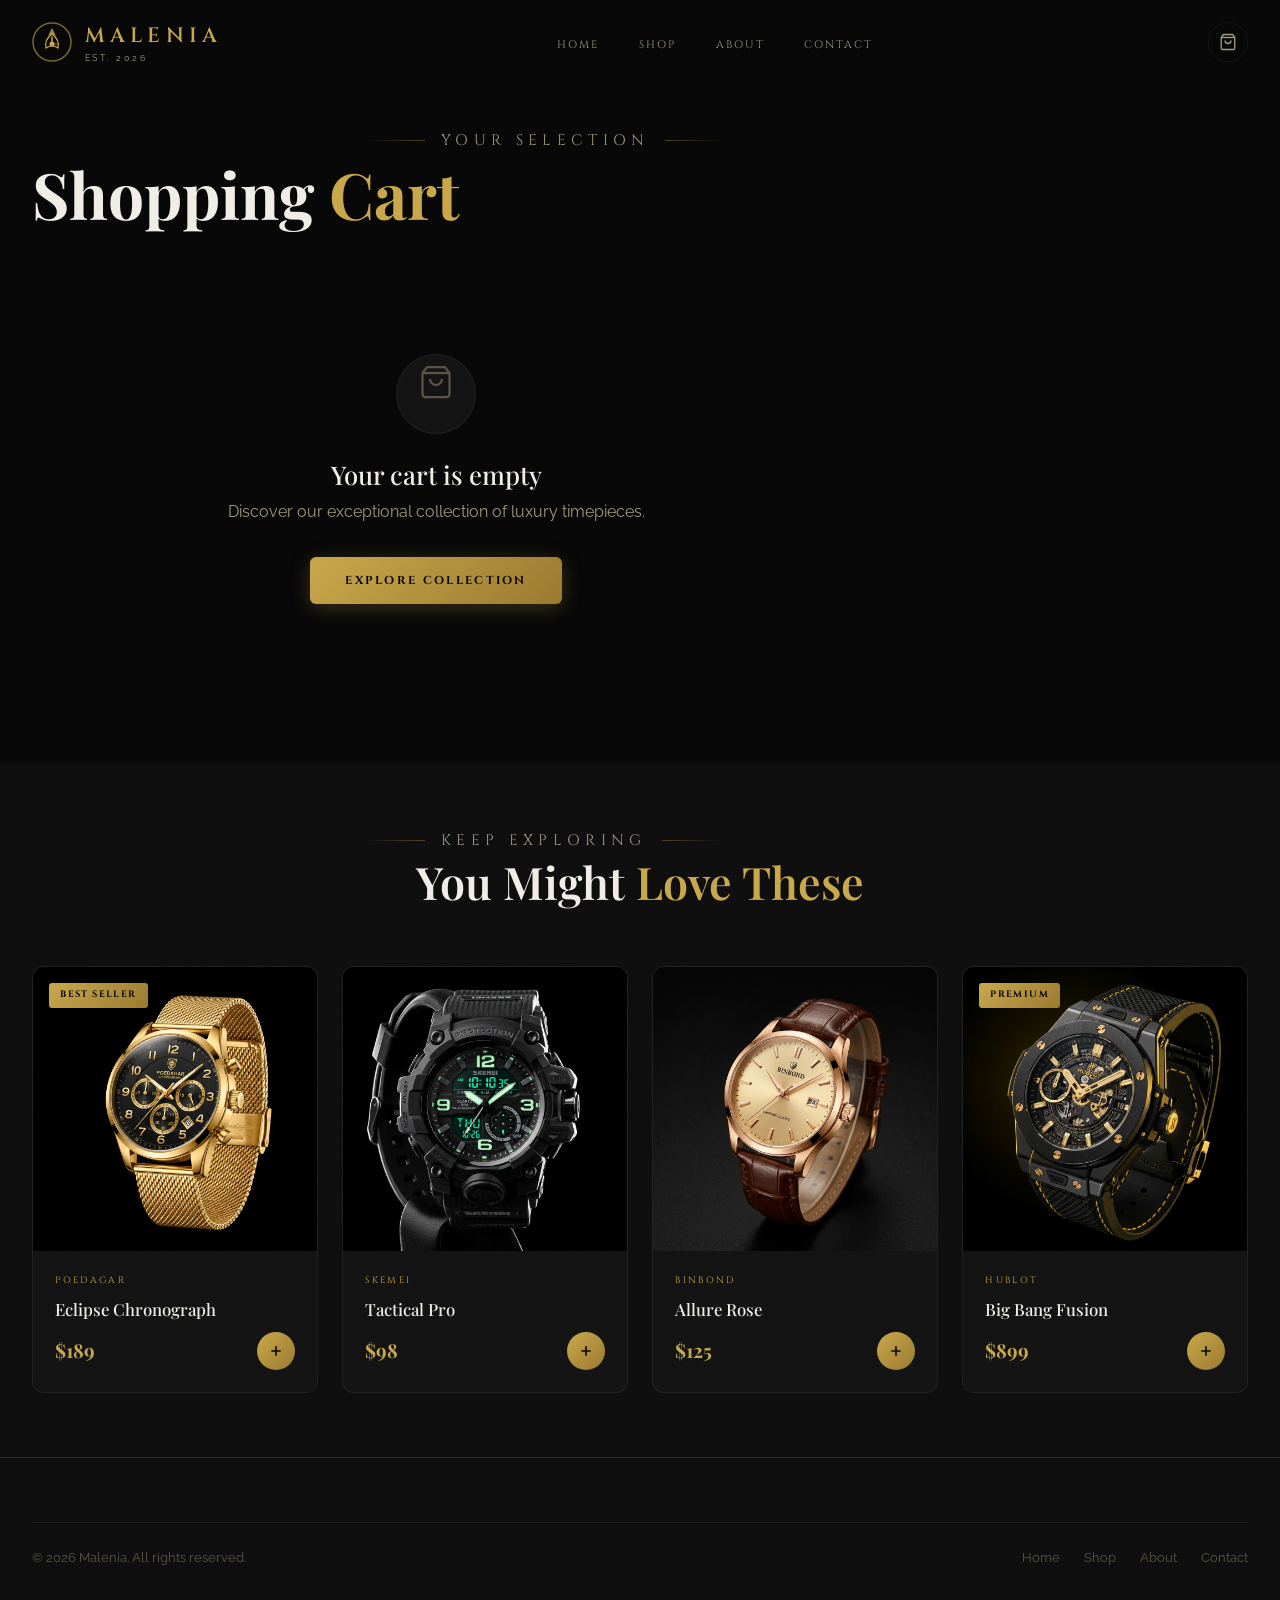
<file: malenia-watches/cart.html>
<!DOCTYPE html>
<html lang="en">
<head>
  <meta charset="UTF-8"/>
  <meta name="viewport" content="width=device-width, initial-scale=1.0"/>
  <title>Shopping Cart — Malenia Luxury Watches</title>
  <meta name="description" content="Review your Malenia shopping cart. Luxury watches with free delivery, 2-year warranty and 30-day returns."/>
  <link rel="stylesheet" href="css/style.css"/>
  <style>
    .cart-empty-icon {
      width:80px; height:80px;
      background:var(--bg-card); border:1px solid var(--border-subtle);
      border-radius:50%; display:flex; align-items:center; justify-content:center;
      margin:0 auto 1.5rem;
    }
    .coupon-wrap {
      display:flex; gap:0; margin-top:1.5rem;
      border:1px solid var(--border-subtle); border-radius:var(--radius-sm); overflow:hidden;
    }
    .coupon-wrap input {
      flex:1; padding:0.75rem 1rem; background:var(--bg-secondary);
      border:none; color:var(--text-primary); font-size:0.85rem;
    }
    .coupon-wrap button {
      padding:0.75rem 1.2rem; background:var(--bg-card);
      border-left:1px solid var(--border-subtle); color:var(--gold);
      font-family:'Cinzel',serif; font-size:0.68rem; letter-spacing:0.15em; text-transform:uppercase;
      transition:var(--transition-fast);
    }
    .coupon-wrap button:hover { background:var(--gold-glow); }
    .progress-bar { height:4px; background:var(--border-subtle); border-radius:2px; margin:1rem 0; }
    .progress-fill { height:100%; background:linear-gradient(90deg, var(--gold-dark), var(--gold)); border-radius:2px; transition:width 0.5s ease; }
    .free-ship-msg { font-size:0.82rem; color:var(--text-secondary); text-align:center; margin-bottom:0.5rem; }
    .free-ship-msg span { color:var(--gold); font-weight:600; }
  </style>
</head>
<body>

<!-- ═══ NAVBAR ═══ -->
<nav class="navbar scrolled">
  <div class="container">
    <a href="index.html" class="nav-logo">
      <svg class="nav-logo-icon" viewBox="0 0 40 40" fill="none">
        <circle cx="20" cy="20" r="19" stroke="#C9A84C" stroke-width="1.5" opacity="0.6"/>
        <path d="M20 6 L24 14 L20 12 L16 14 Z" fill="#C9A84C" opacity="0.8"/>
        <path d="M20 12 Q28 18 26 26 Q20 22 14 26 Q12 18 20 12Z" fill="none" stroke="#C9A84C" stroke-width="1.2"/>
        <circle cx="20" cy="22" r="2.5" fill="#C9A84C"/>
        <path d="M20 22 L20 15" stroke="#C9A84C" stroke-width="1.5" stroke-linecap="round"/>
        <path d="M20 22 L25 22" stroke="#C9A84C" stroke-width="1" stroke-linecap="round" opacity="0.7"/>
      </svg>
      <div><div class="nav-logo-text">MALENIA</div><div class="nav-logo-sub">Est. 2026</div></div>
    </a>
    <ul class="nav-links">
      <li><a href="index.html">Home</a></li>
      <li><a href="shop.html">Shop</a></li>
      <li><a href="about.html">About</a></li>
      <li><a href="contact.html">Contact</a></li>
    </ul>
    <div class="nav-actions">
      <a href="cart.html" class="nav-icon-btn">
        <svg width="18" height="18" viewBox="0 0 24 24" fill="none" stroke="currentColor" stroke-width="1.8"><path d="M6 2L3 6v14a2 2 0 002 2h14a2 2 0 002-2V6l-3-4z"/><line x1="3" y1="6" x2="21" y2="6"/><path d="M16 10a4 4 0 01-8 0"/></svg>
        <span class="cart-badge" style="display:none">0</span>
      </a>
      <button class="hamburger"><span></span><span></span><span></span></button>
    </div>
  </div>
</nav>
<div class="mobile-nav-overlay"></div>
<nav class="mobile-nav">
  <button class="mobile-nav-close">✕</button>
  <a href="index.html">Home</a><a href="shop.html">Shop</a>
  <a href="about.html">About</a><a href="contact.html">Contact</a>
  <a href="cart.html">Cart</a>
</nav>

<!-- ═══ CART ═══ -->
<section class="cart-section">
  <div class="container">
    <div class="section-header" style="text-align:left; margin-bottom:2.5rem;">
      <p class="section-subtitle" style="justify-content:flex-start;">Your Selection</p>
      <h1>Shopping <span class="gold-text">Cart</span></h1>
    </div>
    <div class="cart-layout" id="cart-layout">
      <div id="cart-items-container"></div>
      <div class="order-summary" id="order-summary" style="display:none;">
        <h3>Order <span class="gold-text">Summary</span></h3>
        <div class="free-ship-msg" id="free-ship-msg"></div>
        <div class="progress-bar"><div class="progress-fill" id="progress-fill" style="width:0%"></div></div>
        <div class="summary-row"><span>Subtotal</span><span id="summary-subtotal">$0</span></div>
        <div class="summary-row"><span>Shipping</span><span style="color:var(--gold);">Free</span></div>
        <div class="summary-row"><span>Tax (5%)</span><span id="summary-tax">$0</span></div>
        <div class="summary-row total"><span>Total</span><span id="summary-total">$0</span></div>
        <div class="coupon-wrap">
          <input type="text" placeholder="Coupon code" id="coupon-input"/>
          <button onclick="applyCoupon()">Apply</button>
        </div>
        <button class="btn btn-gold checkout-btn" onclick="showToast('<strong>Order Placed!</strong>Thank you for your purchase')">
          <svg width="16" height="16" viewBox="0 0 24 24" fill="none" stroke="currentColor" stroke-width="2.5"><path d="M12 22s8-4 8-10V5l-8-3-8 3v7c0 6 8 10 8 10z"/></svg>
          Proceed to Checkout
        </button>
        <p style="text-align:center;margin-top:1rem;font-size:0.78rem;color:var(--text-muted);">
          Secured by SSL · 30-Day Returns
        </p>
      </div>
    </div>
  </div>
</section>

<!-- ═══ YOU MAY LIKE ═══ -->
<section style="background:var(--bg-secondary);padding:4rem 0;">
  <div class="container">
    <div class="section-header fade-in">
      <p class="section-subtitle">Keep Exploring</p>
      <h2>You Might <span class="gold-text">Love These</span></h2>
    </div>
    <div class="grid-4" style="grid-template-columns:repeat(4,1fr);">
      <div class="product-card fade-in" data-product-id="p001" data-brand="Poedagar" data-product-name="Poedagar Eclipse Chronograph" data-product-brand="Poedagar" data-product-price="189" data-product-img="images/products/poedagar_chrono.jpg" data-price="189" onclick="location.href='product.html?id=p001'">
        <div class="product-card-img"><img src="images/products/poedagar_chrono.jpg" alt="Poedagar" loading="lazy"/><span class="product-badge">Best Seller</span></div>
        <div class="product-info"><div class="product-brand">Poedagar</div><div class="product-name">Eclipse Chronograph</div><div class="product-footer"><div class="product-price"><span class="price-current">$189</span></div><button class="add-to-cart-btn" data-add-to-cart><svg width="16" height="16" viewBox="0 0 24 24" fill="none" stroke="currentColor" stroke-width="2.5"><path d="M12 5v14M5 12h14"/></svg></button></div></div>
      </div>
      <div class="product-card fade-in" data-product-id="p005" data-brand="Skemei" data-product-name="Skemei Tactical Pro" data-product-brand="Skemei" data-product-price="98" data-product-img="images/products/skemei_sport.jpg" data-price="98" onclick="location.href='product.html?id=p005'">
        <div class="product-card-img"><img src="images/products/skemei_sport.jpg" alt="Skemei" loading="lazy"/></div>
        <div class="product-info"><div class="product-brand">Skemei</div><div class="product-name">Tactical Pro</div><div class="product-footer"><div class="product-price"><span class="price-current">$98</span></div><button class="add-to-cart-btn" data-add-to-cart><svg width="16" height="16" viewBox="0 0 24 24" fill="none" stroke="currentColor" stroke-width="2.5"><path d="M12 5v14M5 12h14"/></svg></button></div></div>
      </div>
      <div class="product-card fade-in" data-product-id="p007" data-brand="Binbond" data-product-name="Binbond Allure Rose" data-product-brand="Binbond" data-product-price="125" data-product-img="images/products/binbond_fashion.jpg" data-price="125" onclick="location.href='product.html?id=p007'">
        <div class="product-card-img"><img src="images/products/binbond_fashion.jpg" alt="Binbond" loading="lazy"/></div>
        <div class="product-info"><div class="product-brand">Binbond</div><div class="product-name">Allure Rose</div><div class="product-footer"><div class="product-price"><span class="price-current">$125</span></div><button class="add-to-cart-btn" data-add-to-cart><svg width="16" height="16" viewBox="0 0 24 24" fill="none" stroke="currentColor" stroke-width="2.5"><path d="M12 5v14M5 12h14"/></svg></button></div></div>
      </div>
      <div class="product-card fade-in" data-product-id="p002" data-brand="Hublot" data-product-name="Hublot Big Bang Fusion" data-product-brand="Hublot" data-product-price="899" data-product-img="images/products/hublot_fusion.jpg" data-price="899" onclick="location.href='product.html?id=p002'">
        <div class="product-card-img"><img src="images/products/hublot_fusion.jpg" alt="Hublot" loading="lazy"/><span class="product-badge">Premium</span></div>
        <div class="product-info"><div class="product-brand">Hublot</div><div class="product-name">Big Bang Fusion</div><div class="product-footer"><div class="product-price"><span class="price-current">$899</span></div><button class="add-to-cart-btn" data-add-to-cart><svg width="16" height="16" viewBox="0 0 24 24" fill="none" stroke="currentColor" stroke-width="2.5"><path d="M12 5v14M5 12h14"/></svg></button></div></div>
      </div>
    </div>
  </div>
</section>

<footer class="footer">
  <div class="container">
    <div class="footer-bottom" style="border-top:1px solid var(--border-subtle);padding-top:1.5rem;">
      <p>© 2026 Malenia. All rights reserved.</p>
      <div style="display:flex;gap:1.5rem;">
        <a href="index.html" style="color:var(--text-muted);font-size:0.82rem;">Home</a>
        <a href="shop.html" style="color:var(--text-muted);font-size:0.82rem;">Shop</a>
        <a href="about.html" style="color:var(--text-muted);font-size:0.82rem;">About</a>
        <a href="contact.html" style="color:var(--text-muted);font-size:0.82rem;">Contact</a>
      </div>
    </div>
  </div>
</footer>

<script src="js/main.js"></script>
<script>
function renderCart() {
  const container = document.getElementById('cart-items-container');
  const summary = document.getElementById('order-summary');

  if (!cart || cart.length === 0) {
    container.innerHTML = `
      <div class="empty-cart">
        <div class="cart-empty-icon">
          <svg width="36" height="36" viewBox="0 0 24 24" fill="none" stroke="var(--text-muted)" stroke-width="1.5"><path d="M6 2L3 6v14a2 2 0 002 2h14a2 2 0 002-2V6l-3-4z"/><line x1="3" y1="6" x2="21" y2="6"/><path d="M16 10a4 4 0 01-8 0"/></svg>
        </div>
        <h3>Your cart is empty</h3>
        <p>Discover our exceptional collection of luxury timepieces.</p>
        <a href="shop.html" class="btn btn-gold">Explore Collection</a>
      </div>`;
    summary.style.display = 'none';
    return;
  }

  summary.style.display = 'block';
  let html = '';
  cart.forEach(item => {
    html += `
      <div class="cart-item">
        <img class="cart-item-img" src="${item.img}" alt="${item.name}"/>
        <div>
          <div class="cart-item-brand">${item.brand}</div>
          <div class="cart-item-name">${item.name}</div>
          <div class="cart-item-price">$${item.price}</div>
          <div class="cart-item-qty">
            <button class="qty-btn" onclick="updateQty('${item.id}',-1)" style="width:30px;height:30px;font-size:1rem;">−</button>
            <span style="font-weight:600;">${item.qty}</span>
            <button class="qty-btn" onclick="updateQty('${item.id}',1)" style="width:30px;height:30px;font-size:1rem;">+</button>
          </div>
        </div>
        <div class="cart-item-total">
          <div class="cart-item-total-price">$${(item.price * item.qty).toFixed(2)}</div>
          <span class="cart-remove" onclick="removeFromCart('${item.id}')">✕ Remove</span>
        </div>
      </div>`;
  });
  container.innerHTML = html;

  const subtotal = getCartTotal();
  const tax = subtotal * 0.05;
  const total = subtotal + tax;
  document.getElementById('summary-subtotal').textContent = '$' + subtotal.toFixed(2);
  document.getElementById('summary-tax').textContent = '$' + tax.toFixed(2);
  document.getElementById('summary-total').textContent = '$' + total.toFixed(2);

  // Free shipping progress
  const freeAt = 200;
  const pct = Math.min((subtotal / freeAt) * 100, 100);
  document.getElementById('progress-fill').style.width = pct + '%';
  if (subtotal >= freeAt) {
    document.getElementById('free-ship-msg').innerHTML = '🎉 You qualify for <span>FREE shipping!</span>';
  } else {
    const rem = (freeAt - subtotal).toFixed(2);
    document.getElementById('free-ship-msg').innerHTML = `Add <span>$${rem}</span> more for free shipping`;
  }
}

function applyCoupon() {
  const code = document.getElementById('coupon-input').value.trim().toUpperCase();
  if (code === 'MALENIA10') {
    showToast('<strong>Coupon Applied!</strong>10% discount added');
  } else {
    showToast('<strong>Invalid Code</strong>Please try again');
  }
}

// Initial render
document.addEventListener('DOMContentLoaded', renderCart);
</script>
</body>
</html>
</file>
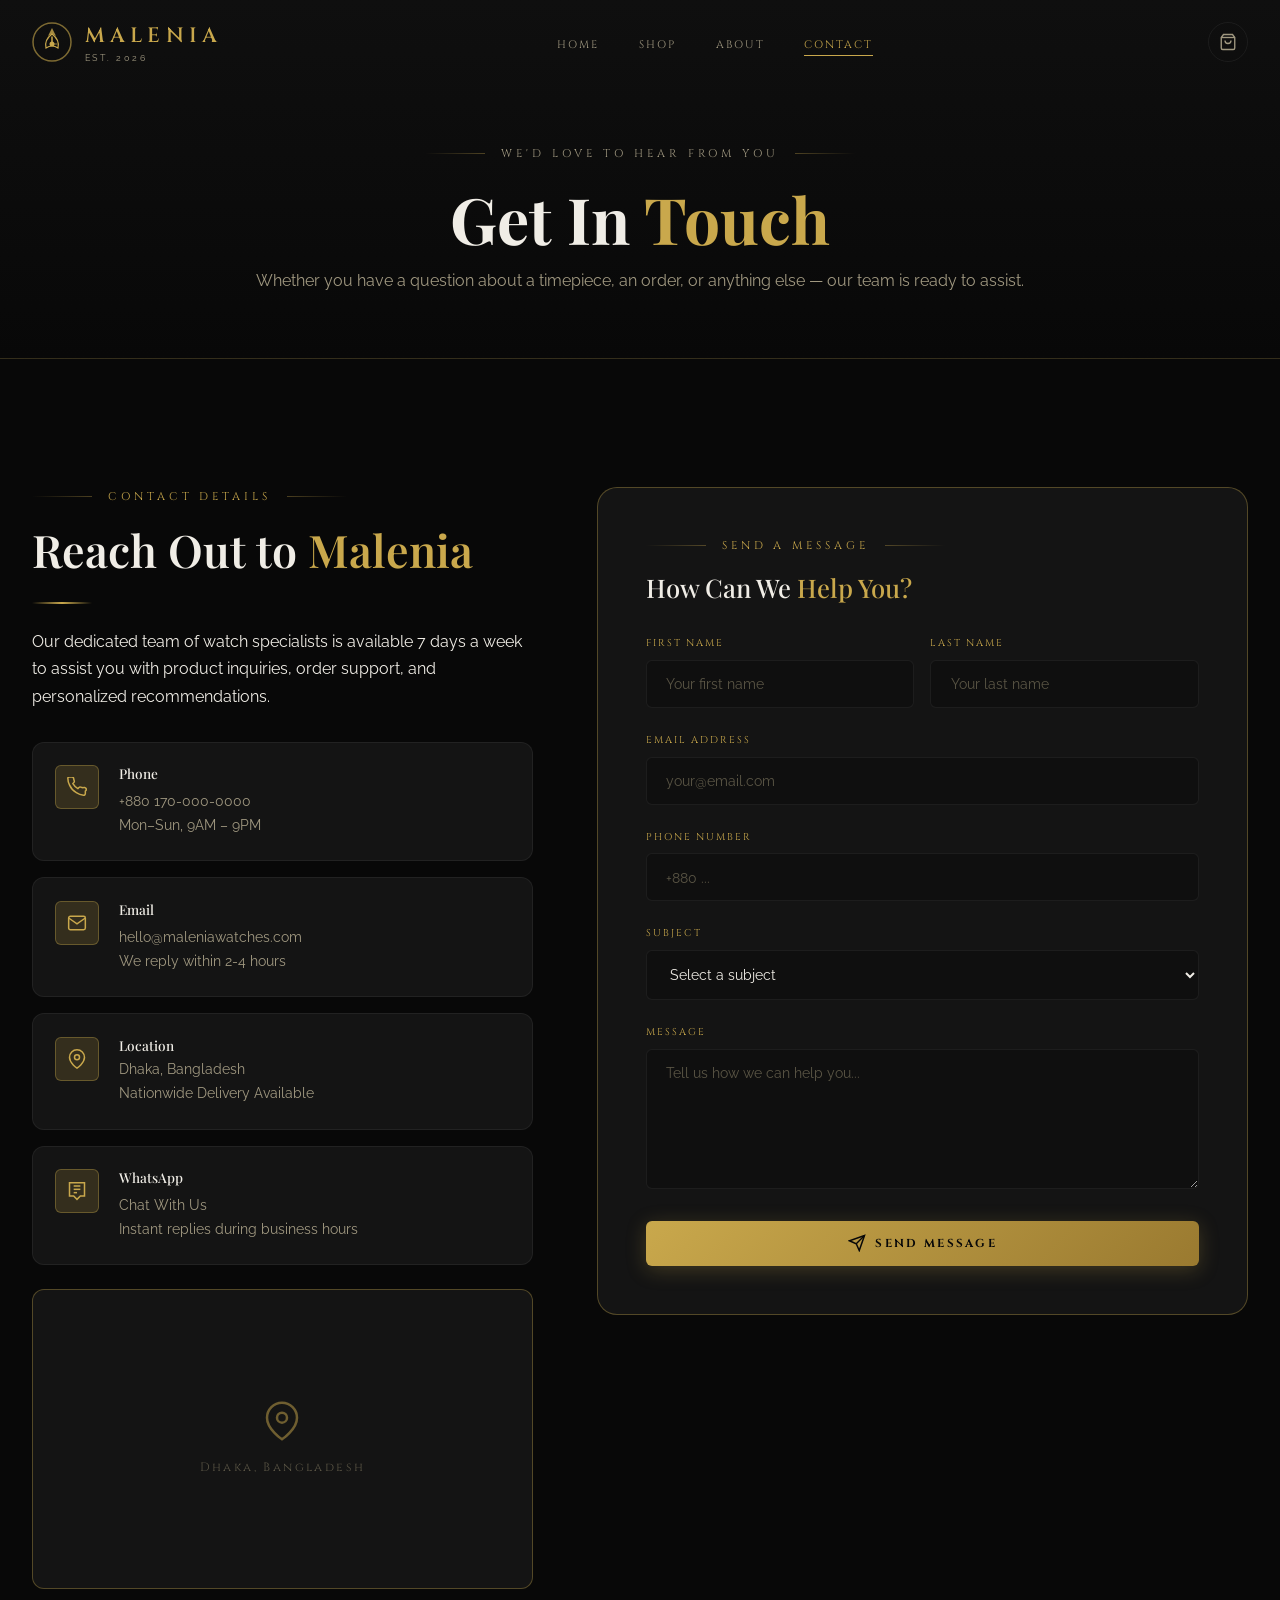
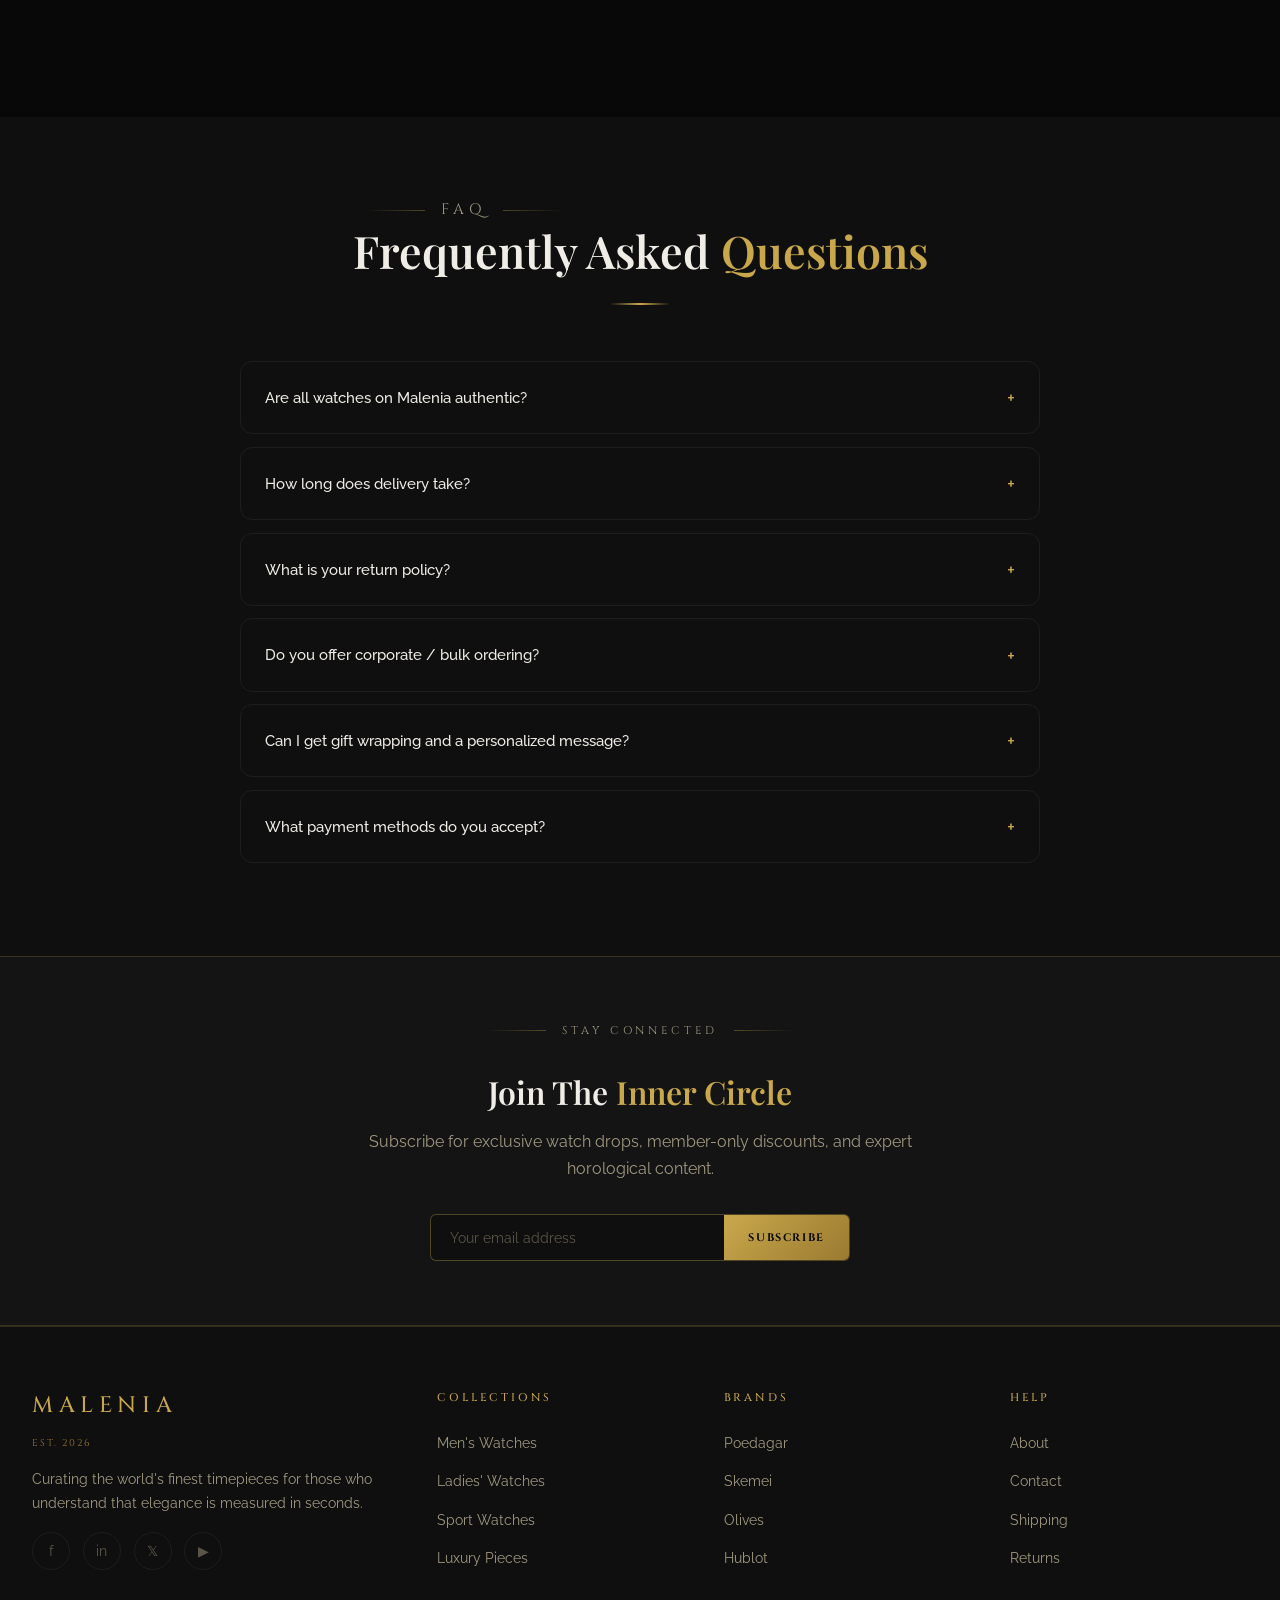
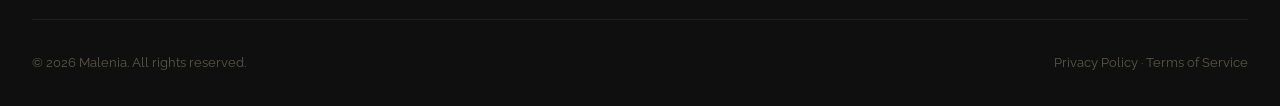
<file: malenia-watches/contact.html>
<!DOCTYPE html>
<html lang="en">
<head>
  <meta charset="UTF-8"/>
  <meta name="viewport" content="width=device-width, initial-scale=1.0"/>
  <title>Contact Malenia — Luxury Watch Support & Inquiries</title>
  <meta name="description" content="Get in touch with Malenia for watch inquiries, orders, and support. We're here to help you find your perfect luxury timepiece."/>
  <link rel="stylesheet" href="css/style.css"/>
  <style>
    .map-embed {
      width:100%; height:300px; border-radius:var(--radius-md);
      overflow:hidden; border:1px solid var(--gold-border);
      background:var(--bg-card);
      display:flex; align-items:center; justify-content:center;
      font-family:'Cinzel',serif; letter-spacing:0.2em;
      font-size:0.75rem; color:var(--text-muted);
      flex-direction:column; gap:1rem;
      margin-top:1.5rem;
    }
    .map-embed svg { color:var(--gold); opacity:0.5; }
    .faq-item {
      border:1px solid var(--border-subtle); border-radius:var(--radius-md);
      overflow:hidden; margin-bottom:0.8rem; transition:var(--transition-fast);
    }
    .faq-item:hover { border-color:var(--gold-border); }
    .faq-question {
      padding:1.2rem 1.5rem; display:flex; align-items:center; justify-content:space-between;
      cursor:pointer; font-weight:500;
      font-size:0.92rem;
    }
    .faq-question .icon { color:var(--gold); font-size:1.2rem; transition:transform 0.3s; }
    .faq-item.open .faq-question .icon { transform:rotate(45deg); }
    .faq-answer { max-height:0; overflow:hidden; transition:max-height 0.4s ease; }
    .faq-item.open .faq-answer { max-height:200px; }
    .faq-answer-inner { padding:0 1.5rem 1.2rem; color:var(--text-secondary); font-size:0.9rem; line-height:1.7; }
  </style>
</head>
<body>

<!-- ═══ NAVBAR ═══ -->
<nav class="navbar scrolled">
  <div class="container">
    <a href="index.html" class="nav-logo">
      <svg class="nav-logo-icon" viewBox="0 0 40 40" fill="none">
        <circle cx="20" cy="20" r="19" stroke="#C9A84C" stroke-width="1.5" opacity="0.6"/>
        <path d="M20 6 L24 14 L20 12 L16 14 Z" fill="#C9A84C" opacity="0.8"/>
        <path d="M20 12 Q28 18 26 26 Q20 22 14 26 Q12 18 20 12Z" fill="none" stroke="#C9A84C" stroke-width="1.2"/>
        <circle cx="20" cy="22" r="2.5" fill="#C9A84C"/>
        <path d="M20 22 L20 15" stroke="#C9A84C" stroke-width="1.5" stroke-linecap="round"/>
        <path d="M20 22 L25 22" stroke="#C9A84C" stroke-width="1" stroke-linecap="round" opacity="0.7"/>
      </svg>
      <div><div class="nav-logo-text">MALENIA</div><div class="nav-logo-sub">Est. 2026</div></div>
    </a>
    <ul class="nav-links">
      <li><a href="index.html">Home</a></li>
      <li><a href="shop.html">Shop</a></li>
      <li><a href="about.html">About</a></li>
      <li><a href="contact.html" class="active">Contact</a></li>
    </ul>
    <div class="nav-actions">
      <a href="cart.html" class="nav-icon-btn">
        <svg width="18" height="18" viewBox="0 0 24 24" fill="none" stroke="currentColor" stroke-width="1.8"><path d="M6 2L3 6v14a2 2 0 002 2h14a2 2 0 002-2V6l-3-4z"/><line x1="3" y1="6" x2="21" y2="6"/><path d="M16 10a4 4 0 01-8 0"/></svg>
        <span class="cart-badge" style="display:none">0</span>
      </a>
      <button class="hamburger"><span></span><span></span><span></span></button>
    </div>
  </div>
</nav>
<div class="mobile-nav-overlay"></div>
<nav class="mobile-nav">
  <button class="mobile-nav-close">✕</button>
  <a href="index.html">Home</a><a href="shop.html">Shop</a>
  <a href="about.html">About</a><a href="contact.html">Contact</a>
  <a href="cart.html">Cart</a>
</nav>

<!-- ═══ PAGE HERO ═══ -->
<div class="page-hero">
  <p class="section-subtitle" style="justify-content:center;">We'd Love to Hear From You</p>
  <h1>Get In <span class="gold-text">Touch</span></h1>
  <p>Whether you have a question about a timepiece, an order, or anything else — our team is ready to assist.</p>
</div>

<!-- ═══ CONTACT ═══ -->
<section class="contact-section">
  <div class="container">
    <div class="contact-grid">

      <!-- Left: Info -->
      <div class="fade-in">
        <p class="section-subtitle">Contact Details</p>
        <h2>Reach Out to <span class="gold-text">Malenia</span></h2>
        <div class="gold-divider left"></div>
        <p>Our dedicated team of watch specialists is available 7 days a week to assist you with product inquiries, order support, and personalized recommendations.</p>

        <div style="margin-top:2rem;">
          <div class="contact-card">
            <div class="contact-icon">
              <svg width="20" height="20" viewBox="0 0 24 24" fill="none" stroke="currentColor" stroke-width="1.8"><path d="M22 16.92v3a2 2 0 01-2.18 2 19.79 19.79 0 01-8.63-3.07A19.5 19.5 0 013.07 9.81 19.79 19.79 0 01.97 1.18 2 2 0 012.95 0h3a2 2 0 012 1.72c.127.96.361 1.903.7 2.81a2 2 0 01-.45 2.11L7.09 7.91a16 16 0 006 6l1.27-1.27a2 2 0 012.11-.45c.907.339 1.85.573 2.81.7A2 2 0 0122 16.92z"/></svg>
            </div>
            <div>
              <h4>Phone</h4>
              <a href="tel:+8801700000000">+880 170-000-0000</a>
              <p>Mon–Sun, 9AM – 9PM</p>
            </div>
          </div>
          <div class="contact-card">
            <div class="contact-icon">
              <svg width="20" height="20" viewBox="0 0 24 24" fill="none" stroke="currentColor" stroke-width="1.8"><path d="M4 4h16c1.1 0 2 .9 2 2v12c0 1.1-.9 2-2 2H4c-1.1 0-2-.9-2-2V6c0-1.1.9-2 2-2z"/><polyline points="22,6 12,13 2,6"/></svg>
            </div>
            <div>
              <h4>Email</h4>
              <a href="mailto:hello@maleniawatches.com">hello@maleniawatches.com</a>
              <p>We reply within 2-4 hours</p>
            </div>
          </div>
          <div class="contact-card">
            <div class="contact-icon">
              <svg width="20" height="20" viewBox="0 0 24 24" fill="none" stroke="currentColor" stroke-width="1.8"><path d="M21 10c0 7-9 13-9 13s-9-6-9-13a9 9 0 0118 0z"/><circle cx="12" cy="10" r="3"/></svg>
            </div>
            <div>
              <h4>Location</h4>
              <p>Dhaka, Bangladesh</p>
              <p>Nationwide Delivery Available</p>
            </div>
          </div>
          <div class="contact-card">
            <div class="contact-icon">
              <svg width="20" height="20" viewBox="0 0 24 24" fill="none" stroke="currentColor" stroke-width="1.8"><path d="M21 2H3v16h5l4 4 4-4h5V2z"/><line x1="8" y1="10" x2="16" y2="10"/><line x1="8" y1="6" x2="16" y2="6"/><line x1="8" y1="14" x2="12" y2="14"/></svg>
            </div>
            <div>
              <h4>WhatsApp</h4>
              <a href="https://wa.me/8801700000000">Chat With Us</a>
              <p>Instant replies during business hours</p>
            </div>
          </div>
        </div>

        <div class="map-embed">
          <svg width="40" height="40" viewBox="0 0 24 24" fill="none" stroke="currentColor" stroke-width="1.5"><path d="M21 10c0 7-9 13-9 13s-9-6-9-13a9 9 0 0118 0z"/><circle cx="12" cy="10" r="3"/></svg>
          <span>Dhaka, Bangladesh</span>
        </div>
      </div>

      <!-- Right: Form -->
      <div class="fade-in">
        <div class="contact-form-wrap">
          <p class="section-subtitle" style="justify-content:flex-start;">Send a Message</p>
          <h3>How Can We <span class="gold-text">Help You?</span></h3>
          <form id="contact-form" style="margin-top:2rem;">
            <div class="form-row">
              <div class="form-group">
                <label for="first-name">First Name</label>
                <input type="text" id="first-name" class="form-input" placeholder="Your first name" required/>
              </div>
              <div class="form-group">
                <label for="last-name">Last Name</label>
                <input type="text" id="last-name" class="form-input" placeholder="Your last name"/>
              </div>
            </div>
            <div class="form-group">
              <label for="email">Email Address</label>
              <input type="email" id="email" class="form-input" placeholder="your@email.com" required/>
            </div>
            <div class="form-group">
              <label for="phone">Phone Number</label>
              <input type="tel" id="phone" class="form-input" placeholder="+880 ..."/>
            </div>
            <div class="form-group">
              <label for="subject">Subject</label>
              <select id="subject" class="form-input sort-select" style="width:100%;padding:0.9rem 1.2rem;">
                <option value="">Select a subject</option>
                <option>Product Inquiry</option>
                <option>Order Support</option>
                <option>Return / Refund</option>
                <option>Watch Recommendation</option>
                <option>Bulk / Corporate Order</option>
                <option>Other</option>
              </select>
            </div>
            <div class="form-group">
              <label for="message">Message</label>
              <textarea id="message" class="form-input" placeholder="Tell us how we can help you..." rows="5" required></textarea>
            </div>
            <button type="submit" class="btn btn-gold" style="width:100%;justify-content:center;">
              <svg width="18" height="18" viewBox="0 0 24 24" fill="none" stroke="currentColor" stroke-width="2"><line x1="22" y1="2" x2="11" y2="13"/><polygon points="22 2 15 22 11 13 2 9 22 2"/></svg>
              Send Message
            </button>
          </form>
        </div>
      </div>

    </div>
  </div>
</section>

<!-- ═══ FAQ ═══ -->
<section class="section" style="background:var(--bg-secondary);">
  <div class="container">
    <div class="section-header fade-in">
      <p class="section-subtitle">FAQ</p>
      <h2>Frequently Asked <span class="gold-text">Questions</span></h2>
      <div class="gold-divider"></div>
    </div>
    <div style="max-width:800px; margin:0 auto;" class="fade-in">
      <div class="faq-item">
        <div class="faq-question" onclick="toggleFaq(this.parentElement)">
          Are all watches on Malenia authentic?
          <span class="icon">+</span>
        </div>
        <div class="faq-answer"><div class="faq-answer-inner">Yes, absolutely. Every single watch we carry is rigorously authenticated before being listed. We source directly from authorized distributors and provide a certificate of authenticity with every purchase.</div></div>
      </div>
      <div class="faq-item">
        <div class="faq-question" onclick="toggleFaq(this.parentElement)">
          How long does delivery take?
          <span class="icon">+</span>
        </div>
        <div class="faq-answer"><div class="faq-answer-inner">Standard delivery within Dhaka takes 1-2 business days. Nationwide delivery takes 3-5 business days. All orders are shipped in our premium gift packaging with tracking information provided.</div></div>
      </div>
      <div class="faq-item">
        <div class="faq-question" onclick="toggleFaq(this.parentElement)">
          What is your return policy?
          <span class="icon">+</span>
        </div>
        <div class="faq-answer"><div class="faq-answer-inner">We offer a full 30-day return policy, no questions asked. If for any reason you are not completely satisfied, contact us within 30 days of delivery and we will arrange a full refund or exchange.</div></div>
      </div>
      <div class="faq-item">
        <div class="faq-question" onclick="toggleFaq(this.parentElement)">
          Do you offer corporate / bulk ordering?
          <span class="icon">+</span>
        </div>
        <div class="faq-answer"><div class="faq-answer-inner">Yes! We have special pricing for corporate gifts and bulk orders. Please contact us via the form above or email us at corporate@maleniawatches.com and our team will get back to you within 24 hours.</div></div>
      </div>
      <div class="faq-item">
        <div class="faq-question" onclick="toggleFaq(this.parentElement)">
          Can I get gift wrapping and a personalized message?
          <span class="icon">+</span>
        </div>
        <div class="faq-answer"><div class="faq-answer-inner">Absolutely! All Malenia orders come in our signature luxury box. You can add a personalized message card during checkout at no extra cost.</div></div>
      </div>
      <div class="faq-item">
        <div class="faq-question" onclick="toggleFaq(this.parentElement)">
          What payment methods do you accept?
          <span class="icon">+</span>
        </div>
        <div class="faq-answer"><div class="faq-answer-inner">We accept bKash, Nagad, Visa, Mastercard, and cash on delivery (COD) for orders within Dhaka. We also offer easy installment plans on selected products.</div></div>
      </div>
    </div>
  </div>
</section>

<!-- ═══ NEWSLETTER ═══ -->
<section class="newsletter-section">
  <div class="container">
    <div class="newsletter-content fade-in">
      <p class="section-subtitle" style="justify-content:center;">Stay Connected</p>
      <h2>Join The <span class="gold-text">Inner Circle</span></h2>
      <p>Subscribe for exclusive watch drops, member-only discounts, and expert horological content.</p>
      <form class="newsletter-form" onsubmit="return false;">
        <input type="email" placeholder="Your email address"/>
        <button type="submit">Subscribe</button>
      </form>
    </div>
  </div>
</section>

<!-- Footer -->
<footer class="footer">
  <div class="container">
    <div class="footer-grid">
      <div class="footer-brand">
        <h3>MALENIA</h3>
        <p style="font-family:'Cinzel',serif;font-size:0.62rem;letter-spacing:0.2em;color:var(--gold-dark);">EST. 2026</p>
        <p>Curating the world's finest timepieces for those who understand that elegance is measured in seconds.</p>
        <div class="footer-socials">
          <a href="#" class="social-btn">f</a><a href="#" class="social-btn">in</a>
          <a href="#" class="social-btn">𝕏</a><a href="#" class="social-btn">▶</a>
        </div>
      </div>
      <div class="footer-col"><h4>Collections</h4><ul>
        <li><a href="shop.html">Men's Watches</a></li><li><a href="shop.html">Ladies' Watches</a></li>
        <li><a href="shop.html">Sport Watches</a></li><li><a href="shop.html">Luxury Pieces</a></li>
      </ul></div>
      <div class="footer-col"><h4>Brands</h4><ul>
        <li><a href="shop.html">Poedagar</a></li><li><a href="shop.html">Skemei</a></li>
        <li><a href="shop.html">Olives</a></li><li><a href="shop.html">Hublot</a></li>
      </ul></div>
      <div class="footer-col"><h4>Help</h4><ul>
        <li><a href="about.html">About</a></li><li><a href="contact.html">Contact</a></li>
        <li><a href="#">Shipping</a></li><li><a href="#">Returns</a></li>
      </ul></div>
    </div>
    <div class="footer-bottom">
      <p>© 2026 Malenia. All rights reserved.</p>
      <p>Privacy Policy · Terms of Service</p>
    </div>
  </div>
</footer>

<script src="js/main.js"></script>
<script>
function toggleFaq(item) {
  const isOpen = item.classList.contains('open');
  document.querySelectorAll('.faq-item').forEach(i => i.classList.remove('open'));
  if (!isOpen) item.classList.add('open');
}
</script>
</body>
</html>
</file>
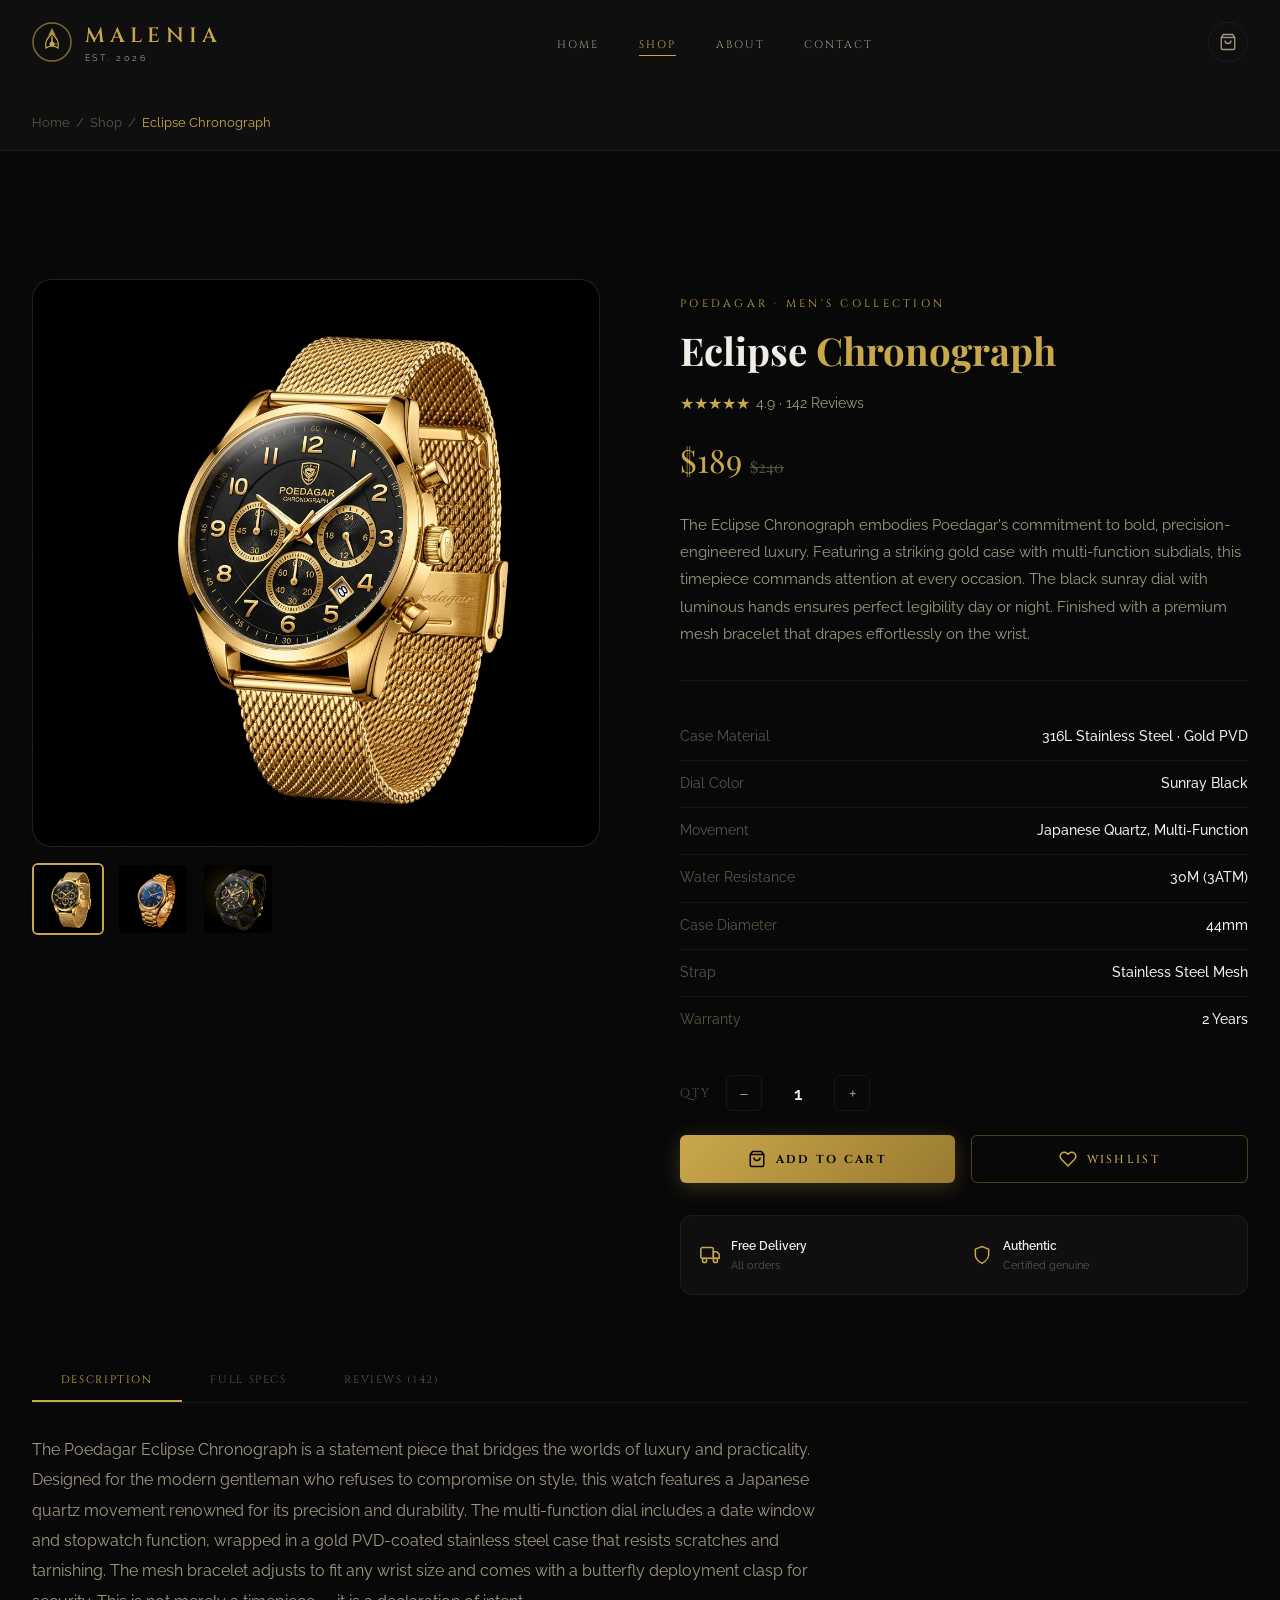
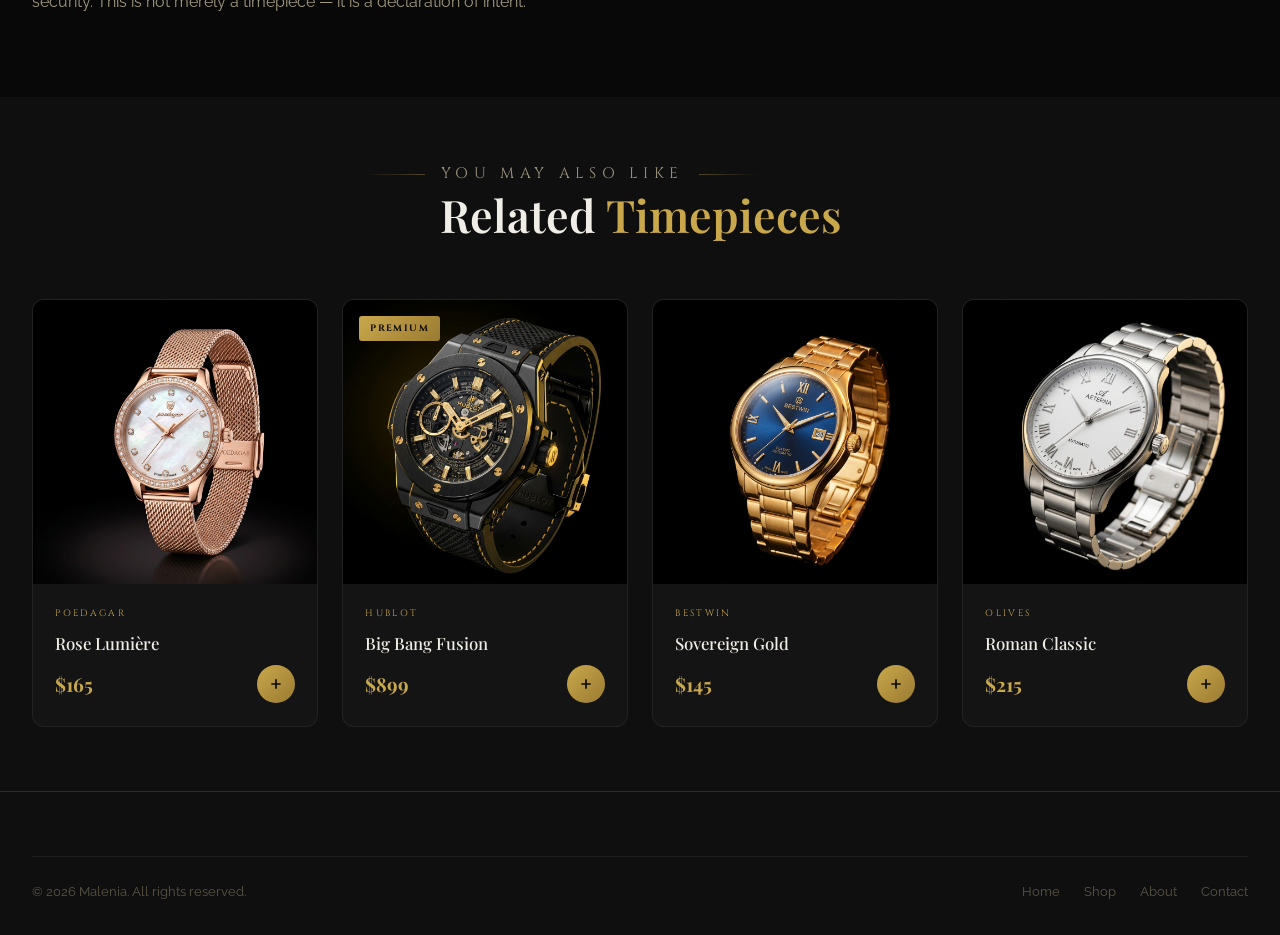
<file: malenia-watches/product.html>
<!DOCTYPE html>
<html lang="en">
<head>
  <meta charset="UTF-8"/>
  <meta name="viewport" content="width=device-width, initial-scale=1.0"/>
  <title>Poedagar Eclipse Chronograph — Malenia Luxury Watches</title>
  <meta name="description" content="Shop the Poedagar Eclipse Chronograph at Malenia. Premium luxury men's watch with gold case, black dial, mesh bracelet. Free delivery & 2-year warranty."/>
  <link rel="stylesheet" href="css/style.css"/>
  <style>
    .thumb-grid { display:flex; gap:0.8rem; margin-top:1rem; }
    .thumb {
      width:72px; height:72px; border-radius:var(--radius-sm);
      overflow:hidden; border:2px solid transparent;
      cursor:pointer; transition:var(--transition-fast);
      flex-shrink:0;
    }
    .thumb.active, .thumb:hover { border-color:var(--gold); }
    .thumb img { width:100%; height:100%; object-fit:cover; }
    .tabs { display:flex; gap:0; border-bottom:1px solid var(--border-subtle); margin-bottom:2rem; }
    .tab-btn {
      padding:0.8rem 1.8rem;
      font-family:'Cinzel',serif; font-size:0.68rem; letter-spacing:0.15em;
      text-transform:uppercase; color:var(--text-muted);
      border-bottom:2px solid transparent; transition:var(--transition-fast);
      cursor:pointer; background:none; border-left:none; border-right:none; border-top:none;
    }
    .tab-btn.active { color:var(--gold); border-bottom-color:var(--gold); }
    .tab-content { display:none; }
    .tab-content.active { display:block; }
    .review-item {
      padding:1.5rem 0;
      border-bottom:1px solid var(--border-subtle);
    }
    .review-item:last-child { border:none; }
    .review-header { display:flex; align-items:center; gap:1rem; margin-bottom:0.5rem; }
    .related-section { background:var(--bg-secondary); padding:4rem 0; }
  </style>
</head>
<body>

<!-- ═══ NAVBAR ═══ -->
<nav class="navbar scrolled">
  <div class="container">
    <a href="index.html" class="nav-logo">
      <svg class="nav-logo-icon" viewBox="0 0 40 40" fill="none">
        <circle cx="20" cy="20" r="19" stroke="#C9A84C" stroke-width="1.5" opacity="0.6"/>
        <path d="M20 6 L24 14 L20 12 L16 14 Z" fill="#C9A84C" opacity="0.8"/>
        <path d="M20 12 Q28 18 26 26 Q20 22 14 26 Q12 18 20 12Z" fill="none" stroke="#C9A84C" stroke-width="1.2"/>
        <circle cx="20" cy="22" r="2.5" fill="#C9A84C"/>
        <path d="M20 22 L20 15" stroke="#C9A84C" stroke-width="1.5" stroke-linecap="round"/>
        <path d="M20 22 L25 22" stroke="#C9A84C" stroke-width="1" stroke-linecap="round" opacity="0.7"/>
      </svg>
      <div><div class="nav-logo-text">MALENIA</div><div class="nav-logo-sub">Est. 2026</div></div>
    </a>
    <ul class="nav-links">
      <li><a href="index.html">Home</a></li>
      <li><a href="shop.html" class="active">Shop</a></li>
      <li><a href="about.html">About</a></li>
      <li><a href="contact.html">Contact</a></li>
    </ul>
    <div class="nav-actions">
      <a href="cart.html" class="nav-icon-btn">
        <svg width="18" height="18" viewBox="0 0 24 24" fill="none" stroke="currentColor" stroke-width="1.8"><path d="M6 2L3 6v14a2 2 0 002 2h14a2 2 0 002-2V6l-3-4z"/><line x1="3" y1="6" x2="21" y2="6"/><path d="M16 10a4 4 0 01-8 0"/></svg>
        <span class="cart-badge" style="display:none">0</span>
      </a>
      <button class="hamburger"><span></span><span></span><span></span></button>
    </div>
  </div>
</nav>
<div class="mobile-nav-overlay"></div>
<nav class="mobile-nav">
  <button class="mobile-nav-close">✕</button>
  <a href="index.html">Home</a><a href="shop.html">Shop</a>
  <a href="about.html">About</a><a href="contact.html">Contact</a>
  <a href="cart.html">Cart</a>
</nav>

<!-- ═══ BREADCRUMB ═══ -->
<div style="padding:7rem 0 1rem; background:var(--bg-secondary); border-bottom:1px solid var(--border-subtle);">
  <div class="container">
    <nav style="font-size:0.8rem; color:var(--text-muted);">
      <a href="index.html" style="color:var(--text-muted);">Home</a> &nbsp;/&nbsp;
      <a href="shop.html" style="color:var(--text-muted);">Shop</a> &nbsp;/&nbsp;
      <span style="color:var(--gold);">Eclipse Chronograph</span>
    </nav>
  </div>
</div>

<!-- ═══ PRODUCT DETAIL ═══ -->
<section class="product-detail-section">
  <div class="container">
    <div class="product-detail-grid">

      <!-- Gallery -->
      <div>
        <div class="product-gallery-main" id="main-img-wrap">
          <img src="images/products/poedagar_chrono.jpg" alt="Poedagar Eclipse Chronograph" id="main-img"/>
        </div>
        <div class="thumb-grid">
          <div class="thumb active" onclick="switchImg(this, 'images/products/poedagar_chrono.jpg')">
            <img src="images/products/poedagar_chrono.jpg" alt="View 1"/>
          </div>
          <div class="thumb" onclick="switchImg(this, 'images/products/bestwin_classic.jpg')">
            <img src="images/products/bestwin_classic.jpg" alt="View 2"/>
          </div>
          <div class="thumb" onclick="switchImg(this, 'images/products/hublot_fusion.jpg')">
            <img src="images/products/hublot_fusion.jpg" alt="View 3"/>
          </div>
        </div>
      </div>

      <!-- Info -->
      <div class="product-detail-info">
        <div class="product-detail-brand">Poedagar · Men's Collection</div>
        <h1>Eclipse <span class="gold-text">Chronograph</span></h1>
        <div class="product-rating" style="margin:1rem 0;">
          <span class="stars" style="font-size:1rem;">★★★★★</span>
          <span style="color:var(--text-secondary); font-size:0.88rem;">4.9 · 142 Reviews</span>
        </div>
        <div class="product-detail-price">$189 <span style="font-size:1rem;color:var(--text-muted);text-decoration:line-through;">$240</span></div>
        <p class="product-detail-desc">
          The Eclipse Chronograph embodies Poedagar's commitment to bold, precision-engineered luxury. Featuring a striking gold case with multi-function subdials, this timepiece commands attention at every occasion. The black sunray dial with luminous hands ensures perfect legibility day or night. Finished with a premium mesh bracelet that drapes effortlessly on the wrist.
        </p>

        <div class="specs-list">
          <div class="spec-row"><span class="spec-key">Case Material</span><span class="spec-val">316L Stainless Steel · Gold PVD</span></div>
          <div class="spec-row"><span class="spec-key">Dial Color</span><span class="spec-val">Sunray Black</span></div>
          <div class="spec-row"><span class="spec-key">Movement</span><span class="spec-val">Japanese Quartz, Multi-Function</span></div>
          <div class="spec-row"><span class="spec-key">Water Resistance</span><span class="spec-val">30M (3ATM)</span></div>
          <div class="spec-row"><span class="spec-key">Case Diameter</span><span class="spec-val">44mm</span></div>
          <div class="spec-row"><span class="spec-key">Strap</span><span class="spec-val">Stainless Steel Mesh</span></div>
          <div class="spec-row"><span class="spec-key">Warranty</span><span class="spec-val">2 Years</span></div>
        </div>

        <div class="qty-selector">
          <span style="font-size:0.75rem;letter-spacing:0.15em;font-family:'Cinzel',serif;color:var(--text-muted);text-transform:uppercase;">Qty</span>
          <button class="qty-btn" id="qty-dec">−</button>
          <span id="qty-value">1</span>
          <button class="qty-btn" id="qty-inc">+</button>
        </div>

        <div class="detail-actions">
          <button class="btn btn-gold" id="detail-add-cart" onclick="addDetailToCart()">
            <svg width="18" height="18" viewBox="0 0 24 24" fill="none" stroke="currentColor" stroke-width="2"><path d="M6 2L3 6v14a2 2 0 002 2h14a2 2 0 002-2V6l-3-4z"/><line x1="3" y1="6" x2="21" y2="6"/><path d="M16 10a4 4 0 01-8 0"/></svg>
            Add to Cart
          </button>
          <button class="btn btn-outline" id="detail-wishlist">
            <svg width="18" height="18" viewBox="0 0 24 24" fill="none" stroke="currentColor" stroke-width="2"><path d="M20.84 4.61a5.5 5.5 0 00-7.78 0L12 5.67l-1.06-1.06a5.5 5.5 0 00-7.78 7.78l1.06 1.06L12 21.23l7.78-7.78 1.06-1.06a5.5 5.5 0 000-7.78z"/></svg>
            Wishlist
          </button>
        </div>

        <div style="margin-top:2rem; padding:1.2rem; background:var(--bg-secondary); border:1px solid var(--border-subtle); border-radius:var(--radius-md);">
          <div style="display:grid; grid-template-columns:1fr 1fr; gap:1rem;">
            <div style="display:flex;gap:0.7rem;align-items:center;">
              <svg width="20" height="20" viewBox="0 0 24 24" fill="none" stroke="var(--gold)" stroke-width="1.8"><rect x="1" y="3" width="15" height="13" rx="2"/><path d="M16 8h4l3 3v5h-7V8z"/><circle cx="5.5" cy="18.5" r="2.5"/><circle cx="18.5" cy="18.5" r="2.5"/></svg>
              <div><div style="font-size:0.78rem;font-weight:600;">Free Delivery</div><div style="font-size:0.7rem;color:var(--text-muted);">All orders</div></div>
            </div>
            <div style="display:flex;gap:0.7rem;align-items:center;">
              <svg width="20" height="20" viewBox="0 0 24 24" fill="none" stroke="var(--gold)" stroke-width="1.8"><path d="M12 22s8-4 8-10V5l-8-3-8 3v7c0 6 8 10 8 10z"/></svg>
              <div><div style="font-size:0.78rem;font-weight:600;">Authentic</div><div style="font-size:0.7rem;color:var(--text-muted);">Certified genuine</div></div>
            </div>
          </div>
        </div>
      </div>
    </div>

    <!-- Tabs -->
    <div style="margin-top:4rem;">
      <div class="tabs">
        <button class="tab-btn active" onclick="switchTab('description', this)">Description</button>
        <button class="tab-btn" onclick="switchTab('specs', this)">Full Specs</button>
        <button class="tab-btn" onclick="switchTab('reviews', this)">Reviews (142)</button>
      </div>
      <div class="tab-content active" id="tab-description">
        <p style="color:var(--text-secondary);line-height:1.9;max-width:800px;">The Poedagar Eclipse Chronograph is a statement piece that bridges the worlds of luxury and practicality. Designed for the modern gentleman who refuses to compromise on style, this watch features a Japanese quartz movement renowned for its precision and durability. The multi-function dial includes a date window and stopwatch function, wrapped in a gold PVD-coated stainless steel case that resists scratches and tarnishing. The mesh bracelet adjusts to fit any wrist size and comes with a butterfly deployment clasp for security. This is not merely a timepiece — it is a declaration of intent.</p>
      </div>
      <div class="tab-content" id="tab-specs">
        <div style="display:grid;grid-template-columns:repeat(2,1fr);gap:0.5rem;max-width:700px;">
          <div class="spec-row"><span class="spec-key">Brand</span><span class="spec-val">Poedagar</span></div>
          <div class="spec-row"><span class="spec-key">Model</span><span class="spec-val">Eclipse Chronograph</span></div>
          <div class="spec-row"><span class="spec-key">Case Size</span><span class="spec-val">44mm</span></div>
          <div class="spec-row"><span class="spec-key">Case Thickness</span><span class="spec-val">10.5mm</span></div>
          <div class="spec-row"><span class="spec-key">Case Material</span><span class="spec-val">316L Stainless Steel + Gold PVD</span></div>
          <div class="spec-row"><span class="spec-key">Glass</span><span class="spec-val">Hardlex Crystal</span></div>
          <div class="spec-row"><span class="spec-key">Movement</span><span class="spec-val">Japanese Quartz, Multi-Function</span></div>
          <div class="spec-row"><span class="spec-key">Functions</span><span class="spec-val">Hours, Minutes, Seconds, Date, Stopwatch</span></div>
          <div class="spec-row"><span class="spec-key">Water Resistance</span><span class="spec-val">30M (3ATM)</span></div>
          <div class="spec-row"><span class="spec-key">Strap Width</span><span class="spec-val">22mm</span></div>
          <div class="spec-row"><span class="spec-key">Clasp</span><span class="spec-val">Butterfly Deployment</span></div>
          <div class="spec-row"><span class="spec-key">Luminous</span><span class="spec-val">Yes, Super Luminova</span></div>
        </div>
      </div>
      <div class="tab-content" id="tab-reviews">
        <div class="review-item">
          <div class="review-header">
            <div class="author-avatar" style="width:40px;height:40px;font-size:0.85rem;">AR</div>
            <div><div class="author-name">Ahmed Rahman</div><div class="stars" style="font-size:0.85rem;">★★★★★</div></div>
            <span style="margin-left:auto;font-size:0.78rem;color:var(--text-muted);">March 2026</span>
          </div>
          <p style="color:var(--text-secondary);font-size:0.9rem;">"Absolutely stunning watch. The gold finish looks even better in person and the mesh bracelet feels premium. Very happy with my purchase from Malenia."</p>
        </div>
        <div class="review-item">
          <div class="review-header">
            <div class="author-avatar" style="width:40px;height:40px;font-size:0.85rem;">MH</div>
            <div><div class="author-name">Mohammad Hassan</div><div class="stars" style="font-size:0.85rem;">★★★★★</div></div>
            <span style="margin-left:auto;font-size:0.78rem;color:var(--text-muted);">April 2026</span>
          </div>
          <p style="color:var(--text-secondary);font-size:0.9rem;">"Bought this as a gift for my brother. He loved it! Quality is excellent for the price. The packaging from Malenia was very luxurious too."</p>
        </div>
        <div class="review-item">
          <div class="review-header">
            <div class="author-avatar" style="width:40px;height:40px;font-size:0.85rem;">SK</div>
            <div><div class="author-name">Sabrina Khan</div><div class="stars" style="font-size:0.85rem;">★★★★☆</div></div>
            <span style="margin-left:auto;font-size:0.78rem;color:var(--text-muted);">May 2026</span>
          </div>
          <p style="color:var(--text-secondary);font-size:0.9rem;">"Great watch, arrived quickly and looks exactly as pictured. Minus one star only because the clasp was a little tricky at first. Otherwise perfect."</p>
        </div>
      </div>
    </div>
  </div>
</section>

<!-- ═══ RELATED PRODUCTS ═══ -->
<section class="related-section">
  <div class="container">
    <div class="section-header fade-in">
      <p class="section-subtitle">You May Also Like</p>
      <h2>Related <span class="gold-text">Timepieces</span></h2>
    </div>
    <div class="grid-4" style="grid-template-columns:repeat(4,1fr);">
      <div class="product-card fade-in" data-product-id="p004" data-brand="Poedagar" data-product-name="Poedagar Rose Lumière" data-product-brand="Poedagar" data-product-price="165" data-product-img="images/products/poedagar_ladies.jpg" data-price="165" onclick="location.href='product.html?id=p004'">
        <div class="product-card-img"><img src="images/products/poedagar_ladies.jpg" alt="Poedagar Rose Lumière" loading="lazy"/></div>
        <div class="product-info"><div class="product-brand">Poedagar</div><div class="product-name">Rose Lumière</div><div class="product-footer"><div class="product-price"><span class="price-current">$165</span></div><button class="add-to-cart-btn" data-add-to-cart><svg width="16" height="16" viewBox="0 0 24 24" fill="none" stroke="currentColor" stroke-width="2.5"><path d="M12 5v14M5 12h14"/></svg></button></div></div>
      </div>
      <div class="product-card fade-in" data-product-id="p002" data-brand="Hublot" data-product-name="Hublot Big Bang Fusion" data-product-brand="Hublot" data-product-price="899" data-product-img="images/products/hublot_fusion.jpg" data-price="899" onclick="location.href='product.html?id=p002'">
        <div class="product-card-img"><img src="images/products/hublot_fusion.jpg" alt="Hublot" loading="lazy"/><span class="product-badge">Premium</span></div>
        <div class="product-info"><div class="product-brand">Hublot</div><div class="product-name">Big Bang Fusion</div><div class="product-footer"><div class="product-price"><span class="price-current">$899</span></div><button class="add-to-cart-btn" data-add-to-cart><svg width="16" height="16" viewBox="0 0 24 24" fill="none" stroke="currentColor" stroke-width="2.5"><path d="M12 5v14M5 12h14"/></svg></button></div></div>
      </div>
      <div class="product-card fade-in" data-product-id="p003" data-brand="Bestwin" data-product-name="Bestwin Sovereign Gold" data-product-brand="Bestwin" data-product-price="145" data-product-img="images/products/bestwin_classic.jpg" data-price="145" onclick="location.href='product.html?id=p003'">
        <div class="product-card-img"><img src="images/products/bestwin_classic.jpg" alt="Bestwin" loading="lazy"/></div>
        <div class="product-info"><div class="product-brand">Bestwin</div><div class="product-name">Sovereign Gold</div><div class="product-footer"><div class="product-price"><span class="price-current">$145</span></div><button class="add-to-cart-btn" data-add-to-cart><svg width="16" height="16" viewBox="0 0 24 24" fill="none" stroke="currentColor" stroke-width="2.5"><path d="M12 5v14M5 12h14"/></svg></button></div></div>
      </div>
      <div class="product-card fade-in" data-product-id="p006" data-brand="Olives" data-product-name="Olives Roman Classic" data-product-brand="Olives" data-product-price="215" data-product-img="images/products/olives_dress.jpg" data-price="215" onclick="location.href='product.html?id=p006'">
        <div class="product-card-img"><img src="images/products/olives_dress.jpg" alt="Olives" loading="lazy"/></div>
        <div class="product-info"><div class="product-brand">Olives</div><div class="product-name">Roman Classic</div><div class="product-footer"><div class="product-price"><span class="price-current">$215</span></div><button class="add-to-cart-btn" data-add-to-cart><svg width="16" height="16" viewBox="0 0 24 24" fill="none" stroke="currentColor" stroke-width="2.5"><path d="M12 5v14M5 12h14"/></svg></button></div></div>
      </div>
    </div>
  </div>
</section>

<!-- Footer (abbreviated) -->
<footer class="footer">
  <div class="container">
    <div class="footer-bottom" style="padding-top:1.5rem;border-top:1px solid var(--border-subtle);">
      <p>© 2026 Malenia. All rights reserved.</p>
      <div style="display:flex;gap:1.5rem;">
        <a href="index.html" style="color:var(--text-muted);font-size:0.82rem;">Home</a>
        <a href="shop.html" style="color:var(--text-muted);font-size:0.82rem;">Shop</a>
        <a href="about.html" style="color:var(--text-muted);font-size:0.82rem;">About</a>
        <a href="contact.html" style="color:var(--text-muted);font-size:0.82rem;">Contact</a>
      </div>
    </div>
  </div>
</footer>

<script src="js/main.js"></script>
<script>
function switchImg(el, src) {
  document.getElementById('main-img').src = src;
  document.querySelectorAll('.thumb').forEach(t => t.classList.remove('active'));
  el.classList.add('active');
}
function switchTab(id, btn) {
  document.querySelectorAll('.tab-content').forEach(t => t.classList.remove('active'));
  document.querySelectorAll('.tab-btn').forEach(b => b.classList.remove('active'));
  document.getElementById('tab-' + id).classList.add('active');
  btn.classList.add('active');
}
function addDetailToCart() {
  const qty = parseInt(document.getElementById('qty-value').textContent);
  for (let i = 0; i < qty; i++) {
    addToCart({
      id: 'p001',
      name: 'Poedagar Eclipse Chronograph',
      brand: 'Poedagar',
      price: 189,
      img: 'images/products/poedagar_chrono.jpg'
    });
  }
}
document.getElementById('detail-wishlist').addEventListener('click', function() {
  const btn = this;
  if (btn.style.borderColor === 'var(--gold)') {
    btn.style.borderColor = '';
    btn.style.color = '';
  } else {
    btn.style.borderColor = 'var(--gold)';
    btn.style.color = 'var(--gold)';
    showToast('<strong>Wishlist</strong>Item saved to your wishlist');
  }
});
</script>
</body>
</html>
</file>
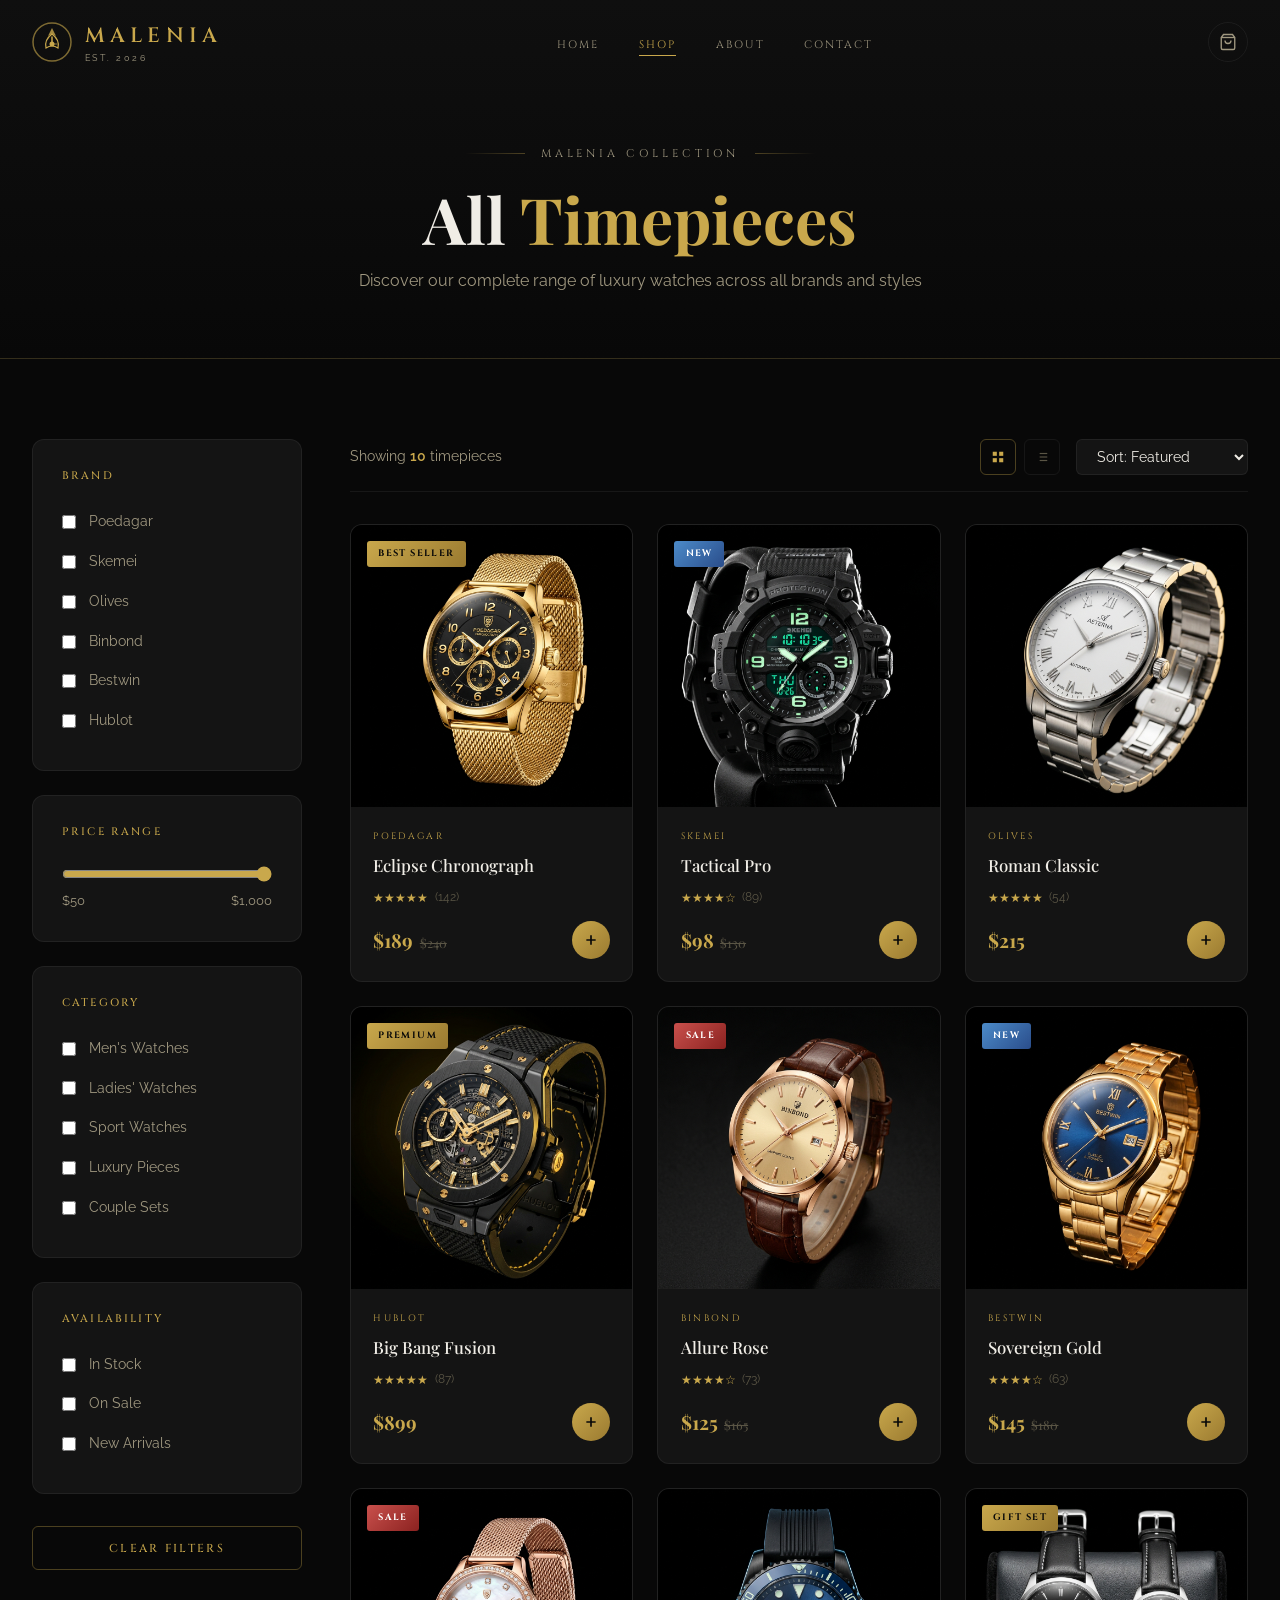
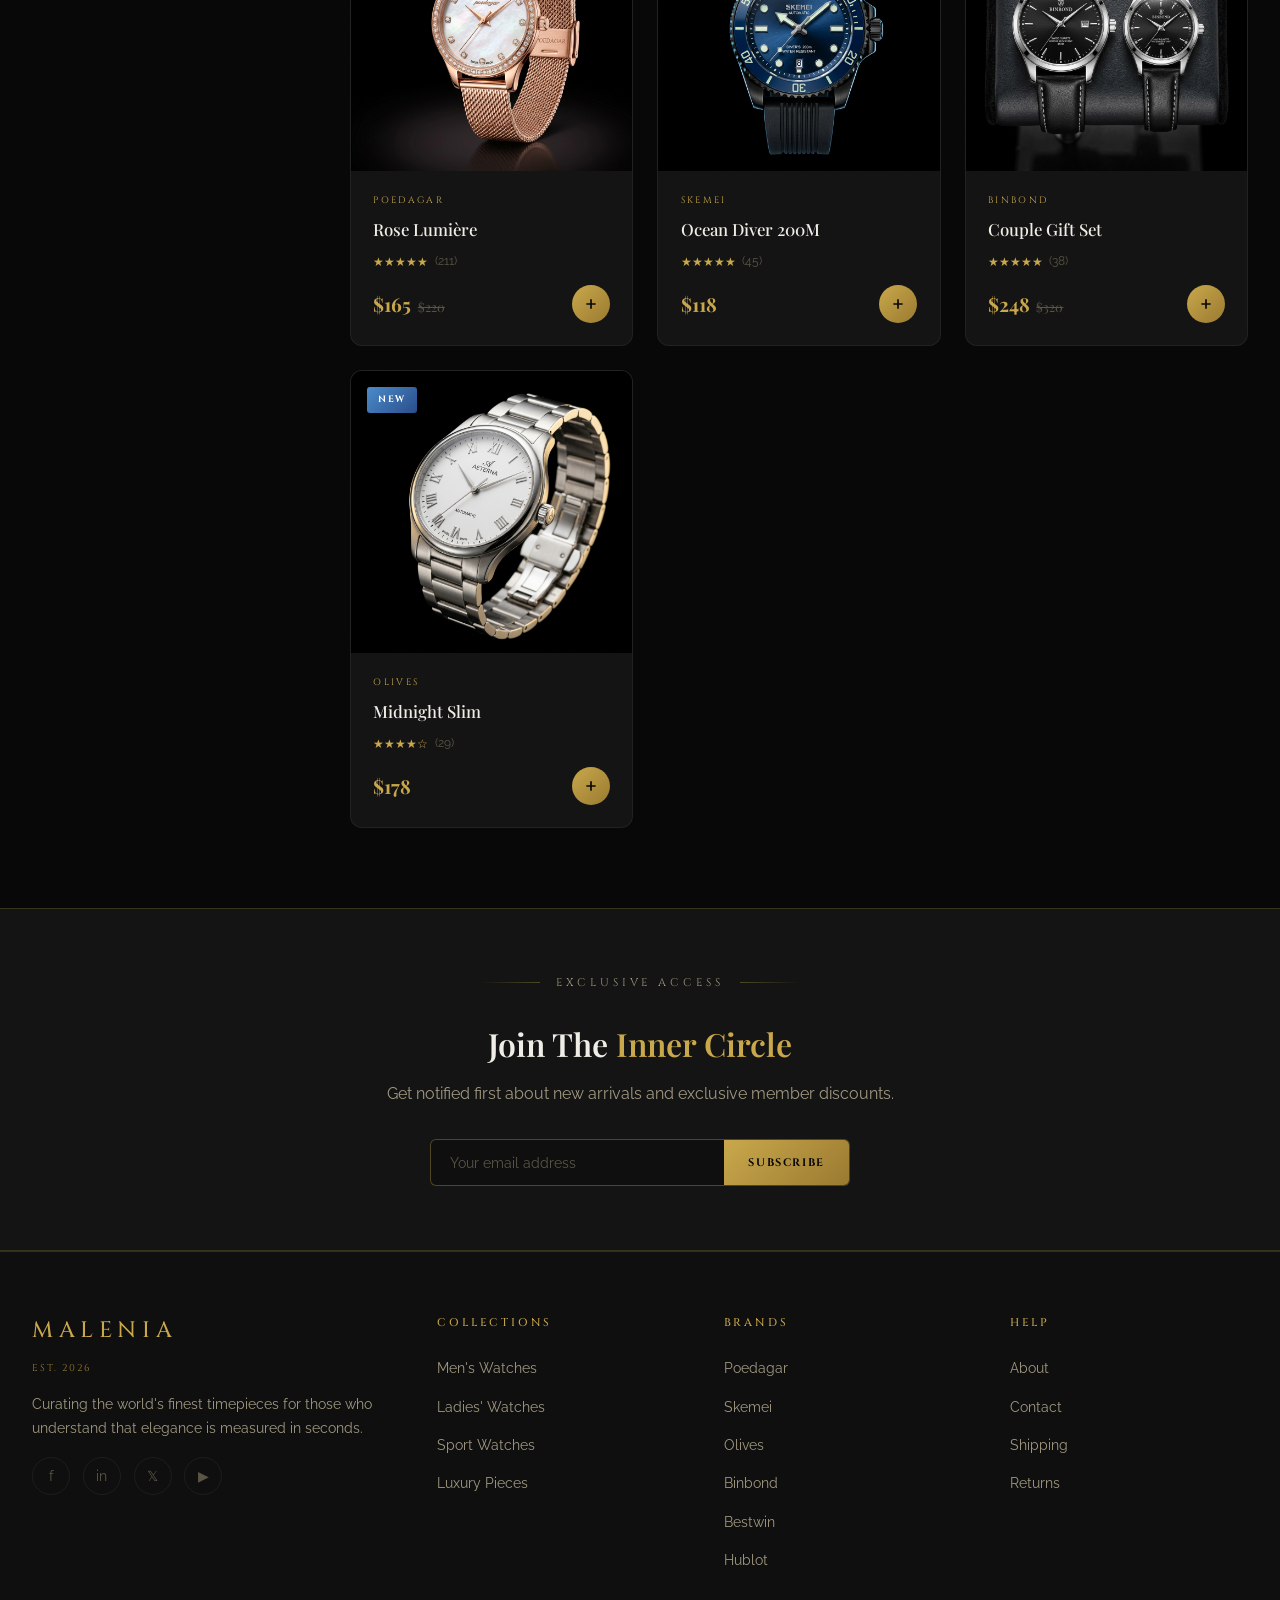
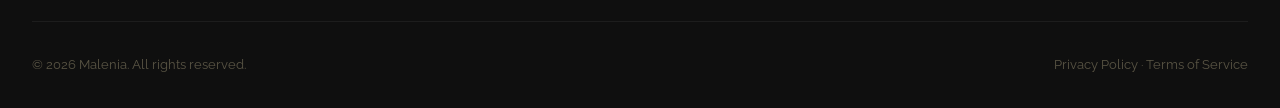
<file: malenia-watches/shop.html>
<!DOCTYPE html>
<html lang="en">
<head>
  <meta charset="UTF-8"/>
  <meta name="viewport" content="width=device-width, initial-scale=1.0"/>
  <title>Shop All Timepieces — Malenia Luxury Watches</title>
  <meta name="description" content="Browse the full Malenia collection. Shop Poedagar, Skemei, Olives, Binbond, Bestwin, Hublot luxury watches. Filter by brand, price, and style."/>
  <link rel="stylesheet" href="css/style.css"/>
  <style>
    .active-filter {
      display:inline-flex; align-items:center; gap:0.4rem;
      background:var(--gold-glow); border:1px solid var(--gold-border);
      color:var(--gold); font-size:0.75rem; padding:0.3rem 0.8rem;
      border-radius:20px; font-family:'Cinzel',serif; letter-spacing:0.1em;
      cursor:pointer; transition:var(--transition-fast);
    }
    .active-filter:hover { background:rgba(201,168,76,0.3); }
    .active-filters { display:flex; flex-wrap:wrap; gap:0.5rem; margin-bottom:1.2rem; }
    .view-toggle { display:flex; gap:0.5rem; }
    .view-btn {
      width:36px; height:36px; display:flex; align-items:center; justify-content:center;
      border:1px solid var(--border-subtle); border-radius:var(--radius-sm);
      color:var(--text-muted); transition:var(--transition-fast); cursor:pointer;
    }
    .view-btn.active { border-color:var(--gold-border); color:var(--gold); }
    #products-grid.list-view { grid-template-columns:1fr !important; }
    #products-grid.list-view .product-card { display:grid; grid-template-columns:160px 1fr; }
    #products-grid.list-view .product-card-img { aspect-ratio:1; height:160px; }
    @media(max-width:600px) { #products-grid.list-view .product-card { grid-template-columns:1fr; } }
  </style>
</head>
<body>

<!-- ═══ NAVBAR ═══ -->
<nav class="navbar scrolled" id="navbar">
  <div class="container">
    <a href="index.html" class="nav-logo">
      <svg class="nav-logo-icon" viewBox="0 0 40 40" fill="none">
        <circle cx="20" cy="20" r="19" stroke="#C9A84C" stroke-width="1.5" opacity="0.6"/>
        <path d="M20 6 L24 14 L20 12 L16 14 Z" fill="#C9A84C" opacity="0.8"/>
        <path d="M20 12 Q28 18 26 26 Q20 22 14 26 Q12 18 20 12Z" fill="none" stroke="#C9A84C" stroke-width="1.2"/>
        <circle cx="20" cy="22" r="2.5" fill="#C9A84C"/>
        <path d="M20 22 L20 15" stroke="#C9A84C" stroke-width="1.5" stroke-linecap="round"/>
        <path d="M20 22 L25 22" stroke="#C9A84C" stroke-width="1" stroke-linecap="round" opacity="0.7"/>
      </svg>
      <div>
        <div class="nav-logo-text">MALENIA</div>
        <div class="nav-logo-sub">Est. 2026</div>
      </div>
    </a>
    <ul class="nav-links">
      <li><a href="index.html">Home</a></li>
      <li><a href="shop.html" class="active">Shop</a></li>
      <li><a href="about.html">About</a></li>
      <li><a href="contact.html">Contact</a></li>
    </ul>
    <div class="nav-actions">
      <a href="cart.html" class="nav-icon-btn" title="Cart">
        <svg width="18" height="18" viewBox="0 0 24 24" fill="none" stroke="currentColor" stroke-width="1.8"><path d="M6 2L3 6v14a2 2 0 002 2h14a2 2 0 002-2V6l-3-4z"/><line x1="3" y1="6" x2="21" y2="6"/><path d="M16 10a4 4 0 01-8 0"/></svg>
        <span class="cart-badge" style="display:none">0</span>
      </a>
      <button class="hamburger"><span></span><span></span><span></span></button>
    </div>
  </div>
</nav>
<div class="mobile-nav-overlay"></div>
<nav class="mobile-nav">
  <button class="mobile-nav-close">✕</button>
  <a href="index.html">Home</a><a href="shop.html">Shop</a>
  <a href="about.html">About</a><a href="contact.html">Contact</a>
  <a href="cart.html">Cart</a>
</nav>

<!-- ═══ PAGE HERO ═══ -->
<div class="page-hero">
  <p class="section-subtitle" style="justify-content:center;">Malenia Collection</p>
  <h1>All <span class="gold-text">Timepieces</span></h1>
  <p>Discover our complete range of luxury watches across all brands and styles</p>
</div>

<!-- ═══ SHOP LAYOUT ═══ -->
<section class="section">
  <div class="container">
    <div class="shop-layout">

      <!-- Sidebar -->
      <aside class="sidebar" id="sidebar">
        <div class="filter-group">
          <h4>Brand</h4>
          <label class="filter-option"><input type="checkbox" class="brand-filter" value="Poedagar"/> Poedagar</label>
          <label class="filter-option"><input type="checkbox" class="brand-filter" value="Skemei"/> Skemei</label>
          <label class="filter-option"><input type="checkbox" class="brand-filter" value="Olives"/> Olives</label>
          <label class="filter-option"><input type="checkbox" class="brand-filter" value="Binbond"/> Binbond</label>
          <label class="filter-option"><input type="checkbox" class="brand-filter" value="Bestwin"/> Bestwin</label>
          <label class="filter-option"><input type="checkbox" class="brand-filter" value="Hublot"/> Hublot</label>
        </div>
        <div class="filter-group">
          <h4>Price Range</h4>
          <input type="range" class="price-range" min="50" max="1000" value="1000"/>
          <div class="price-labels"><span>$50</span><span id="price-max">$1,000</span></div>
        </div>
        <div class="filter-group">
          <h4>Category</h4>
          <label class="filter-option"><input type="checkbox"/> Men's Watches</label>
          <label class="filter-option"><input type="checkbox"/> Ladies' Watches</label>
          <label class="filter-option"><input type="checkbox"/> Sport Watches</label>
          <label class="filter-option"><input type="checkbox"/> Luxury Pieces</label>
          <label class="filter-option"><input type="checkbox"/> Couple Sets</label>
        </div>
        <div class="filter-group">
          <h4>Availability</h4>
          <label class="filter-option"><input type="checkbox"/> In Stock</label>
          <label class="filter-option"><input type="checkbox"/> On Sale</label>
          <label class="filter-option"><input type="checkbox"/> New Arrivals</label>
        </div>
        <button class="btn btn-outline" style="width:100%;justify-content:center;margin-top:0.5rem;" onclick="document.querySelectorAll('.brand-filter,.filter-option input').forEach(c=>c.checked=false);document.querySelectorAll('.product-card').forEach(c=>c.style.display='');">Clear Filters</button>
      </aside>

      <!-- Products -->
      <div>
        <div class="shop-toolbar">
          <div class="results-count">Showing <span id="count">10</span> timepieces</div>
          <div style="display:flex;gap:1rem;align-items:center;">
            <div class="view-toggle">
              <button class="view-btn active" id="grid-view-btn" title="Grid View">
                <svg width="14" height="14" viewBox="0 0 24 24" fill="currentColor"><rect x="3" y="3" width="7" height="7"/><rect x="14" y="3" width="7" height="7"/><rect x="3" y="14" width="7" height="7"/><rect x="14" y="14" width="7" height="7"/></svg>
              </button>
              <button class="view-btn" id="list-view-btn" title="List View">
                <svg width="14" height="14" viewBox="0 0 24 24" fill="none" stroke="currentColor" stroke-width="2"><line x1="8" y1="6" x2="21" y2="6"/><line x1="8" y1="12" x2="21" y2="12"/><line x1="8" y1="18" x2="21" y2="18"/><line x1="3" y1="6" x2="3.01" y2="6"/><line x1="3" y1="12" x2="3.01" y2="12"/><line x1="3" y1="18" x2="3.01" y2="18"/></svg>
              </button>
            </div>
            <select class="sort-select">
              <option value="default">Sort: Featured</option>
              <option value="price-asc">Price: Low to High</option>
              <option value="price-desc">Price: High to Low</option>
              <option value="newest">Newest First</option>
            </select>
          </div>
        </div>

        <div class="grid-4" id="products-grid" style="grid-template-columns:repeat(3,1fr);">

          <!-- 1 - Poedagar Chrono -->
          <div class="product-card fade-in" data-product-id="p001" data-brand="Poedagar"
               data-product-name="Poedagar Eclipse Chronograph" data-product-brand="Poedagar"
               data-product-price="189" data-product-img="images/products/poedagar_chrono.jpg" data-price="189"
               onclick="location.href='product.html?id=p001'">
            <div class="product-card-img">
              <img src="images/products/poedagar_chrono.jpg" alt="Poedagar Eclipse Chronograph" loading="lazy"/>
              <span class="product-badge">Best Seller</span>
              <div class="product-actions">
                <button class="action-btn" data-wishlist><svg width="16" height="16" viewBox="0 0 24 24" fill="none" stroke="currentColor" stroke-width="2"><path d="M20.84 4.61a5.5 5.5 0 00-7.78 0L12 5.67l-1.06-1.06a5.5 5.5 0 00-7.78 7.78l1.06 1.06L12 21.23l7.78-7.78 1.06-1.06a5.5 5.5 0 000-7.78z"/></svg></button>
                <a href="product.html?id=p001" class="action-btn"><svg width="16" height="16" viewBox="0 0 24 24" fill="none" stroke="currentColor" stroke-width="2"><path d="M1 12s4-8 11-8 11 8 11 8-4 8-11 8-11-8-11-8z"/><circle cx="12" cy="12" r="3"/></svg></a>
              </div>
            </div>
            <div class="product-info">
              <div class="product-brand">Poedagar</div>
              <div class="product-name">Eclipse Chronograph</div>
              <div class="product-rating"><span class="stars">★★★★★</span><span class="rating-count">(142)</span></div>
              <div class="product-footer">
                <div class="product-price"><span class="price-current">$189</span><span class="price-original">$240</span></div>
                <button class="add-to-cart-btn" data-add-to-cart><svg width="16" height="16" viewBox="0 0 24 24" fill="none" stroke="currentColor" stroke-width="2.5"><path d="M12 5v14M5 12h14"/></svg></button>
              </div>
            </div>
          </div>

          <!-- 2 - Skemei Sport -->
          <div class="product-card fade-in" data-product-id="p005" data-brand="Skemei"
               data-product-name="Skemei Tactical Pro" data-product-brand="Skemei"
               data-product-price="98" data-product-img="images/products/skemei_sport.jpg" data-price="98"
               onclick="location.href='product.html?id=p005'">
            <div class="product-card-img">
              <img src="images/products/skemei_sport.jpg" alt="Skemei Tactical Pro" loading="lazy"/>
              <span class="product-badge new">New</span>
              <div class="product-actions">
                <button class="action-btn" data-wishlist><svg width="16" height="16" viewBox="0 0 24 24" fill="none" stroke="currentColor" stroke-width="2"><path d="M20.84 4.61a5.5 5.5 0 00-7.78 0L12 5.67l-1.06-1.06a5.5 5.5 0 00-7.78 7.78l1.06 1.06L12 21.23l7.78-7.78 1.06-1.06a5.5 5.5 0 000-7.78z"/></svg></button>
                <a href="product.html?id=p005" class="action-btn"><svg width="16" height="16" viewBox="0 0 24 24" fill="none" stroke="currentColor" stroke-width="2"><path d="M1 12s4-8 11-8 11 8 11 8-4 8-11 8-11-8-11-8z"/><circle cx="12" cy="12" r="3"/></svg></a>
              </div>
            </div>
            <div class="product-info">
              <div class="product-brand">Skemei</div>
              <div class="product-name">Tactical Pro</div>
              <div class="product-rating"><span class="stars">★★★★☆</span><span class="rating-count">(89)</span></div>
              <div class="product-footer">
                <div class="product-price"><span class="price-current">$98</span><span class="price-original">$130</span></div>
                <button class="add-to-cart-btn" data-add-to-cart><svg width="16" height="16" viewBox="0 0 24 24" fill="none" stroke="currentColor" stroke-width="2.5"><path d="M12 5v14M5 12h14"/></svg></button>
              </div>
            </div>
          </div>

          <!-- 3 - Olives Dress -->
          <div class="product-card fade-in" data-product-id="p006" data-brand="Olives"
               data-product-name="Olives Roman Classic" data-product-brand="Olives"
               data-product-price="215" data-product-img="images/products/olives_dress.jpg" data-price="215"
               onclick="location.href='product.html?id=p006'">
            <div class="product-card-img">
              <img src="images/products/olives_dress.jpg" alt="Olives Roman Classic" loading="lazy"/>
              <div class="product-actions">
                <button class="action-btn" data-wishlist><svg width="16" height="16" viewBox="0 0 24 24" fill="none" stroke="currentColor" stroke-width="2"><path d="M20.84 4.61a5.5 5.5 0 00-7.78 0L12 5.67l-1.06-1.06a5.5 5.5 0 00-7.78 7.78l1.06 1.06L12 21.23l7.78-7.78 1.06-1.06a5.5 5.5 0 000-7.78z"/></svg></button>
                <a href="product.html?id=p006" class="action-btn"><svg width="16" height="16" viewBox="0 0 24 24" fill="none" stroke="currentColor" stroke-width="2"><path d="M1 12s4-8 11-8 11 8 11 8-4 8-11 8-11-8-11-8z"/><circle cx="12" cy="12" r="3"/></svg></a>
              </div>
            </div>
            <div class="product-info">
              <div class="product-brand">Olives</div>
              <div class="product-name">Roman Classic</div>
              <div class="product-rating"><span class="stars">★★★★★</span><span class="rating-count">(54)</span></div>
              <div class="product-footer">
                <div class="product-price"><span class="price-current">$215</span></div>
                <button class="add-to-cart-btn" data-add-to-cart><svg width="16" height="16" viewBox="0 0 24 24" fill="none" stroke="currentColor" stroke-width="2.5"><path d="M12 5v14M5 12h14"/></svg></button>
              </div>
            </div>
          </div>

          <!-- 4 - Hublot -->
          <div class="product-card fade-in" data-product-id="p002" data-brand="Hublot"
               data-product-name="Hublot Big Bang Fusion" data-product-brand="Hublot"
               data-product-price="899" data-product-img="images/products/hublot_fusion.jpg" data-price="899"
               onclick="location.href='product.html?id=p002'">
            <div class="product-card-img">
              <img src="images/products/hublot_fusion.jpg" alt="Hublot Big Bang Fusion" loading="lazy"/>
              <span class="product-badge">Premium</span>
              <div class="product-actions">
                <button class="action-btn" data-wishlist><svg width="16" height="16" viewBox="0 0 24 24" fill="none" stroke="currentColor" stroke-width="2"><path d="M20.84 4.61a5.5 5.5 0 00-7.78 0L12 5.67l-1.06-1.06a5.5 5.5 0 00-7.78 7.78l1.06 1.06L12 21.23l7.78-7.78 1.06-1.06a5.5 5.5 0 000-7.78z"/></svg></button>
                <a href="product.html?id=p002" class="action-btn"><svg width="16" height="16" viewBox="0 0 24 24" fill="none" stroke="currentColor" stroke-width="2"><path d="M1 12s4-8 11-8 11 8 11 8-4 8-11 8-11-8-11-8z"/><circle cx="12" cy="12" r="3"/></svg></a>
              </div>
            </div>
            <div class="product-info">
              <div class="product-brand">Hublot</div>
              <div class="product-name">Big Bang Fusion</div>
              <div class="product-rating"><span class="stars">★★★★★</span><span class="rating-count">(87)</span></div>
              <div class="product-footer">
                <div class="product-price"><span class="price-current">$899</span></div>
                <button class="add-to-cart-btn" data-add-to-cart><svg width="16" height="16" viewBox="0 0 24 24" fill="none" stroke="currentColor" stroke-width="2.5"><path d="M12 5v14M5 12h14"/></svg></button>
              </div>
            </div>
          </div>

          <!-- 5 - Binbond Fashion -->
          <div class="product-card fade-in" data-product-id="p007" data-brand="Binbond"
               data-product-name="Binbond Allure Rose" data-product-brand="Binbond"
               data-product-price="125" data-product-img="images/products/binbond_fashion.jpg" data-price="125"
               onclick="location.href='product.html?id=p007'">
            <div class="product-card-img">
              <img src="images/products/binbond_fashion.jpg" alt="Binbond Allure Rose" loading="lazy"/>
              <span class="product-badge sale">Sale</span>
              <div class="product-actions">
                <button class="action-btn" data-wishlist><svg width="16" height="16" viewBox="0 0 24 24" fill="none" stroke="currentColor" stroke-width="2"><path d="M20.84 4.61a5.5 5.5 0 00-7.78 0L12 5.67l-1.06-1.06a5.5 5.5 0 00-7.78 7.78l1.06 1.06L12 21.23l7.78-7.78 1.06-1.06a5.5 5.5 0 000-7.78z"/></svg></button>
                <a href="product.html?id=p007" class="action-btn"><svg width="16" height="16" viewBox="0 0 24 24" fill="none" stroke="currentColor" stroke-width="2"><path d="M1 12s4-8 11-8 11 8 11 8-4 8-11 8-11-8-11-8z"/><circle cx="12" cy="12" r="3"/></svg></a>
              </div>
            </div>
            <div class="product-info">
              <div class="product-brand">Binbond</div>
              <div class="product-name">Allure Rose</div>
              <div class="product-rating"><span class="stars">★★★★☆</span><span class="rating-count">(73)</span></div>
              <div class="product-footer">
                <div class="product-price"><span class="price-current">$125</span><span class="price-original">$165</span></div>
                <button class="add-to-cart-btn" data-add-to-cart><svg width="16" height="16" viewBox="0 0 24 24" fill="none" stroke="currentColor" stroke-width="2.5"><path d="M12 5v14M5 12h14"/></svg></button>
              </div>
            </div>
          </div>

          <!-- 6 - Bestwin Classic -->
          <div class="product-card fade-in" data-product-id="p003" data-brand="Bestwin"
               data-product-name="Bestwin Sovereign Gold" data-product-brand="Bestwin"
               data-product-price="145" data-product-img="images/products/bestwin_classic.jpg" data-price="145"
               onclick="location.href='product.html?id=p003'">
            <div class="product-card-img">
              <img src="images/products/bestwin_classic.jpg" alt="Bestwin Sovereign Gold" loading="lazy"/>
              <span class="product-badge new">New</span>
              <div class="product-actions">
                <button class="action-btn" data-wishlist><svg width="16" height="16" viewBox="0 0 24 24" fill="none" stroke="currentColor" stroke-width="2"><path d="M20.84 4.61a5.5 5.5 0 00-7.78 0L12 5.67l-1.06-1.06a5.5 5.5 0 00-7.78 7.78l1.06 1.06L12 21.23l7.78-7.78 1.06-1.06a5.5 5.5 0 000-7.78z"/></svg></button>
                <a href="product.html?id=p003" class="action-btn"><svg width="16" height="16" viewBox="0 0 24 24" fill="none" stroke="currentColor" stroke-width="2"><path d="M1 12s4-8 11-8 11 8 11 8-4 8-11 8-11-8-11-8z"/><circle cx="12" cy="12" r="3"/></svg></a>
              </div>
            </div>
            <div class="product-info">
              <div class="product-brand">Bestwin</div>
              <div class="product-name">Sovereign Gold</div>
              <div class="product-rating"><span class="stars">★★★★☆</span><span class="rating-count">(63)</span></div>
              <div class="product-footer">
                <div class="product-price"><span class="price-current">$145</span><span class="price-original">$180</span></div>
                <button class="add-to-cart-btn" data-add-to-cart><svg width="16" height="16" viewBox="0 0 24 24" fill="none" stroke="currentColor" stroke-width="2.5"><path d="M12 5v14M5 12h14"/></svg></button>
              </div>
            </div>
          </div>

          <!-- 7 - Poedagar Ladies -->
          <div class="product-card fade-in" data-product-id="p004" data-brand="Poedagar"
               data-product-name="Poedagar Rose Lumière" data-product-brand="Poedagar"
               data-product-price="165" data-product-img="images/products/poedagar_ladies.jpg" data-price="165"
               onclick="location.href='product.html?id=p004'">
            <div class="product-card-img">
              <img src="images/products/poedagar_ladies.jpg" alt="Poedagar Rose Lumière" loading="lazy"/>
              <span class="product-badge sale">Sale</span>
              <div class="product-actions">
                <button class="action-btn" data-wishlist><svg width="16" height="16" viewBox="0 0 24 24" fill="none" stroke="currentColor" stroke-width="2"><path d="M20.84 4.61a5.5 5.5 0 00-7.78 0L12 5.67l-1.06-1.06a5.5 5.5 0 00-7.78 7.78l1.06 1.06L12 21.23l7.78-7.78 1.06-1.06a5.5 5.5 0 000-7.78z"/></svg></button>
                <a href="product.html?id=p004" class="action-btn"><svg width="16" height="16" viewBox="0 0 24 24" fill="none" stroke="currentColor" stroke-width="2"><path d="M1 12s4-8 11-8 11 8 11 8-4 8-11 8-11-8-11-8z"/><circle cx="12" cy="12" r="3"/></svg></a>
              </div>
            </div>
            <div class="product-info">
              <div class="product-brand">Poedagar</div>
              <div class="product-name">Rose Lumière</div>
              <div class="product-rating"><span class="stars">★★★★★</span><span class="rating-count">(211)</span></div>
              <div class="product-footer">
                <div class="product-price"><span class="price-current">$165</span><span class="price-original">$220</span></div>
                <button class="add-to-cart-btn" data-add-to-cart><svg width="16" height="16" viewBox="0 0 24 24" fill="none" stroke="currentColor" stroke-width="2.5"><path d="M12 5v14M5 12h14"/></svg></button>
              </div>
            </div>
          </div>

          <!-- 8 - Skemei Diver -->
          <div class="product-card fade-in" data-product-id="p008" data-brand="Skemei"
               data-product-name="Skemei Ocean Diver 200M" data-product-brand="Skemei"
               data-product-price="118" data-product-img="images/products/skemei_dive.jpg" data-price="118"
               onclick="location.href='product.html?id=p008'">
            <div class="product-card-img">
              <img src="images/products/skemei_dive.jpg" alt="Skemei Ocean Diver" loading="lazy"/>
              <div class="product-actions">
                <button class="action-btn" data-wishlist><svg width="16" height="16" viewBox="0 0 24 24" fill="none" stroke="currentColor" stroke-width="2"><path d="M20.84 4.61a5.5 5.5 0 00-7.78 0L12 5.67l-1.06-1.06a5.5 5.5 0 00-7.78 7.78l1.06 1.06L12 21.23l7.78-7.78 1.06-1.06a5.5 5.5 0 000-7.78z"/></svg></button>
                <a href="product.html?id=p008" class="action-btn"><svg width="16" height="16" viewBox="0 0 24 24" fill="none" stroke="currentColor" stroke-width="2"><path d="M1 12s4-8 11-8 11 8 11 8-4 8-11 8-11-8-11-8z"/><circle cx="12" cy="12" r="3"/></svg></a>
              </div>
            </div>
            <div class="product-info">
              <div class="product-brand">Skemei</div>
              <div class="product-name">Ocean Diver 200M</div>
              <div class="product-rating"><span class="stars">★★★★★</span><span class="rating-count">(45)</span></div>
              <div class="product-footer">
                <div class="product-price"><span class="price-current">$118</span></div>
                <button class="add-to-cart-btn" data-add-to-cart><svg width="16" height="16" viewBox="0 0 24 24" fill="none" stroke="currentColor" stroke-width="2.5"><path d="M12 5v14M5 12h14"/></svg></button>
              </div>
            </div>
          </div>

          <!-- 9 - Binbond Couple -->
          <div class="product-card fade-in" data-product-id="p009" data-brand="Binbond"
               data-product-name="Binbond Couple Set" data-product-brand="Binbond"
               data-product-price="248" data-product-img="images/products/binbond_couple.jpg" data-price="248"
               onclick="location.href='product.html?id=p009'">
            <div class="product-card-img">
              <img src="images/products/binbond_couple.jpg" alt="Binbond Couple Set" loading="lazy"/>
              <span class="product-badge">Gift Set</span>
              <div class="product-actions">
                <button class="action-btn" data-wishlist><svg width="16" height="16" viewBox="0 0 24 24" fill="none" stroke="currentColor" stroke-width="2"><path d="M20.84 4.61a5.5 5.5 0 00-7.78 0L12 5.67l-1.06-1.06a5.5 5.5 0 00-7.78 7.78l1.06 1.06L12 21.23l7.78-7.78 1.06-1.06a5.5 5.5 0 000-7.78z"/></svg></button>
                <a href="product.html?id=p009" class="action-btn"><svg width="16" height="16" viewBox="0 0 24 24" fill="none" stroke="currentColor" stroke-width="2"><path d="M1 12s4-8 11-8 11 8 11 8-4 8-11 8-11-8-11-8z"/><circle cx="12" cy="12" r="3"/></svg></a>
              </div>
            </div>
            <div class="product-info">
              <div class="product-brand">Binbond</div>
              <div class="product-name">Couple Gift Set</div>
              <div class="product-rating"><span class="stars">★★★★★</span><span class="rating-count">(38)</span></div>
              <div class="product-footer">
                <div class="product-price"><span class="price-current">$248</span><span class="price-original">$320</span></div>
                <button class="add-to-cart-btn" data-add-to-cart><svg width="16" height="16" viewBox="0 0 24 24" fill="none" stroke="currentColor" stroke-width="2.5"><path d="M12 5v14M5 12h14"/></svg></button>
              </div>
            </div>
          </div>

          <!-- 10 - Olives extra -->
          <div class="product-card fade-in" data-product-id="p010" data-brand="Olives"
               data-product-name="Olives Midnight Slim" data-product-brand="Olives"
               data-product-price="178" data-product-img="images/products/olives_dress.jpg" data-price="178"
               onclick="location.href='product.html?id=p010'">
            <div class="product-card-img">
              <img src="images/products/olives_dress.jpg" alt="Olives Midnight Slim" loading="lazy"/>
              <span class="product-badge new">New</span>
              <div class="product-actions">
                <button class="action-btn" data-wishlist><svg width="16" height="16" viewBox="0 0 24 24" fill="none" stroke="currentColor" stroke-width="2"><path d="M20.84 4.61a5.5 5.5 0 00-7.78 0L12 5.67l-1.06-1.06a5.5 5.5 0 00-7.78 7.78l1.06 1.06L12 21.23l7.78-7.78 1.06-1.06a5.5 5.5 0 000-7.78z"/></svg></button>
                <a href="product.html?id=p010" class="action-btn"><svg width="16" height="16" viewBox="0 0 24 24" fill="none" stroke="currentColor" stroke-width="2"><path d="M1 12s4-8 11-8 11 8 11 8-4 8-11 8-11-8-11-8z"/><circle cx="12" cy="12" r="3"/></svg></a>
              </div>
            </div>
            <div class="product-info">
              <div class="product-brand">Olives</div>
              <div class="product-name">Midnight Slim</div>
              <div class="product-rating"><span class="stars">★★★★☆</span><span class="rating-count">(29)</span></div>
              <div class="product-footer">
                <div class="product-price"><span class="price-current">$178</span></div>
                <button class="add-to-cart-btn" data-add-to-cart><svg width="16" height="16" viewBox="0 0 24 24" fill="none" stroke="currentColor" stroke-width="2.5"><path d="M12 5v14M5 12h14"/></svg></button>
              </div>
            </div>
          </div>

        </div>
      </div>
    </div>
  </div>
</section>

<!-- Newsletter -->
<section class="newsletter-section">
  <div class="container">
    <div class="newsletter-content fade-in">
      <p class="section-subtitle" style="justify-content:center;">Exclusive Access</p>
      <h2>Join The <span class="gold-text">Inner Circle</span></h2>
      <p>Get notified first about new arrivals and exclusive member discounts.</p>
      <form class="newsletter-form" onsubmit="return false;">
        <input type="email" placeholder="Your email address"/>
        <button type="submit">Subscribe</button>
      </form>
    </div>
  </div>
</section>

<!-- Footer -->
<footer class="footer">
  <div class="container">
    <div class="footer-grid">
      <div class="footer-brand">
        <h3>MALENIA</h3>
        <p style="font-family:'Cinzel',serif;font-size:0.62rem;letter-spacing:0.2em;color:var(--gold-dark);">EST. 2026</p>
        <p>Curating the world's finest timepieces for those who understand that elegance is measured in seconds.</p>
        <div class="footer-socials">
          <a href="#" class="social-btn">f</a><a href="#" class="social-btn">in</a>
          <a href="#" class="social-btn">𝕏</a><a href="#" class="social-btn">▶</a>
        </div>
      </div>
      <div class="footer-col"><h4>Collections</h4><ul>
        <li><a href="#">Men's Watches</a></li><li><a href="#">Ladies' Watches</a></li>
        <li><a href="#">Sport Watches</a></li><li><a href="#">Luxury Pieces</a></li>
      </ul></div>
      <div class="footer-col"><h4>Brands</h4><ul>
        <li><a href="#">Poedagar</a></li><li><a href="#">Skemei</a></li>
        <li><a href="#">Olives</a></li><li><a href="#">Binbond</a></li>
        <li><a href="#">Bestwin</a></li><li><a href="#">Hublot</a></li>
      </ul></div>
      <div class="footer-col"><h4>Help</h4><ul>
        <li><a href="about.html">About</a></li><li><a href="contact.html">Contact</a></li>
        <li><a href="#">Shipping</a></li><li><a href="#">Returns</a></li>
      </ul></div>
    </div>
    <div class="footer-bottom">
      <p>© 2026 Malenia. All rights reserved.</p>
      <p>Privacy Policy · Terms of Service</p>
    </div>
  </div>
</footer>

<script src="js/main.js"></script>
<script>
// View toggle
document.getElementById('grid-view-btn').addEventListener('click', function() {
  document.getElementById('products-grid').classList.remove('list-view');
  document.getElementById('products-grid').style.gridTemplateColumns = 'repeat(3,1fr)';
  this.classList.add('active');
  document.getElementById('list-view-btn').classList.remove('active');
});
document.getElementById('list-view-btn').addEventListener('click', function() {
  document.getElementById('products-grid').classList.add('list-view');
  this.classList.add('active');
  document.getElementById('grid-view-btn').classList.remove('active');
});
// Count visible
function updateCount() {
  const visible = document.querySelectorAll('.product-card:not([style*="display: none"])').length;
  document.getElementById('count').textContent = visible;
}
document.querySelectorAll('.brand-filter').forEach(c => c.addEventListener('change', () => setTimeout(updateCount, 50)));
</script>
</body>
</html>
</file>
<file: malenia-watches/css/style.css>
/* ═══════════════════════════════════════════════
   MALENIA — Luxury Watch E-Commerce
   Design System & Global Styles
   ═══════════════════════════════════════════════ */

@import url('https://fonts.googleapis.com/css2?family=Playfair+Display:ital,wght@0,400;0,500;0,600;0,700;1,400;1,600&family=Raleway:wght@300;400;500;600;700&family=Cinzel:wght@400;500;600&display=swap');

/* ── Variables ─────────────────────────────── */
:root {
  --gold:         #C9A84C;
  --gold-light:   #E2C97E;
  --gold-dark:    #9A7A30;
  --gold-glow:    rgba(201,168,76,0.18);
  --gold-border:  rgba(201,168,76,0.35);

  --bg-primary:   #080808;
  --bg-secondary: #0f0f0f;
  --bg-card:      #141414;
  --bg-card-hover:#1c1c1c;
  --bg-overlay:   rgba(8,8,8,0.85);

  --text-primary: #f0ede6;
  --text-secondary:#a09880;
  --text-muted:   #5a5545;

  --border:       rgba(201,168,76,0.2);
  --border-subtle:rgba(255,255,255,0.06);

  --radius-sm:    6px;
  --radius-md:    12px;
  --radius-lg:    20px;

  --shadow-gold:  0 0 30px rgba(201,168,76,0.12);
  --shadow-card:  0 8px 40px rgba(0,0,0,0.6);
  --shadow-hover: 0 16px 60px rgba(0,0,0,0.8), 0 0 30px rgba(201,168,76,0.08);

  --transition:   all 0.35s cubic-bezier(0.4,0,0.2,1);
  --transition-fast: all 0.2s ease;
}

/* ── Reset ─────────────────────────────────── */
*, *::before, *::after { box-sizing: border-box; margin: 0; padding: 0; }
html { scroll-behavior: smooth; font-size: 16px; }
body {
  background-color: var(--bg-primary);
  color: var(--text-primary);
  font-family: 'Raleway', sans-serif;
  font-weight: 400;
  line-height: 1.7;
  overflow-x: hidden;
  -webkit-font-smoothing: antialiased;
}
img { display: block; max-width: 100%; }
a { text-decoration: none; color: inherit; }
ul, ol { list-style: none; }
button { cursor: pointer; border: none; background: none; font-family: inherit; }
input, textarea, select { font-family: inherit; outline: none; }

/* ── Scrollbar ─────────────────────────────── */
::-webkit-scrollbar { width: 6px; }
::-webkit-scrollbar-track { background: var(--bg-primary); }
::-webkit-scrollbar-thumb { background: var(--gold-dark); border-radius: 3px; }
::-webkit-scrollbar-thumb:hover { background: var(--gold); }

/* ── Typography ────────────────────────────── */
h1, h2, h3, h4 { font-family: 'Playfair Display', serif; line-height: 1.25; }
h1 { font-size: clamp(2.4rem, 5vw, 4.2rem); font-weight: 700; }
h2 { font-size: clamp(1.8rem, 3.5vw, 3rem); font-weight: 600; }
h3 { font-size: clamp(1.2rem, 2vw, 1.6rem); font-weight: 500; }
h4 { font-size: 1.1rem; font-weight: 500; }
.cinzel { font-family: 'Cinzel', serif; letter-spacing: 0.15em; text-transform: uppercase; }
.gold-text { color: var(--gold); }
.section-subtitle {
  font-family: 'Cinzel', serif;
  font-size: 0.7rem;
  letter-spacing: 0.35em;
  text-transform: uppercase;
  color: var(--gold);
  margin-bottom: 1rem;
  display: flex;
  align-items: center;
  gap: 1rem;
}
.section-subtitle::before, .section-subtitle::after {
  content: '';
  flex: 1;
  max-width: 60px;
  height: 1px;
  background: linear-gradient(90deg, transparent, var(--gold-border));
}
.section-subtitle::after { background: linear-gradient(90deg, var(--gold-border), transparent); }

/* ── Layout ────────────────────────────────── */
.container { max-width: 1280px; margin: 0 auto; padding: 0 2rem; }
.section { padding: 5rem 0; }
.grid-2 { display: grid; grid-template-columns: repeat(2, 1fr); gap: 2rem; }
.grid-3 { display: grid; grid-template-columns: repeat(3, 1fr); gap: 2rem; }
.grid-4 { display: grid; grid-template-columns: repeat(4, 1fr); gap: 1.5rem; }

/* ── Gold Divider ──────────────────────────── */
.gold-divider {
  width: 60px;
  height: 2px;
  background: linear-gradient(90deg, transparent, var(--gold), transparent);
  margin: 1.5rem auto;
}
.gold-divider.left { margin-left: 0; }

/* ── Buttons ───────────────────────────────── */
.btn {
  display: inline-flex;
  align-items: center;
  gap: 0.6rem;
  padding: 0.85rem 2.2rem;
  font-family: 'Cinzel', serif;
  font-size: 0.72rem;
  font-weight: 500;
  letter-spacing: 0.2em;
  text-transform: uppercase;
  border-radius: var(--radius-sm);
  transition: var(--transition);
  position: relative;
  overflow: hidden;
}
.btn::before {
  content: '';
  position: absolute;
  inset: 0;
  background: rgba(255,255,255,0.06);
  transform: translateX(-100%);
  transition: transform 0.4s ease;
}
.btn:hover::before { transform: translateX(0); }

.btn-gold {
  background: linear-gradient(135deg, var(--gold) 0%, var(--gold-dark) 100%);
  color: #080808;
  font-weight: 700;
  box-shadow: 0 4px 20px rgba(201,168,76,0.25);
}
.btn-gold:hover {
  transform: translateY(-2px);
  box-shadow: 0 8px 30px rgba(201,168,76,0.4);
}

.btn-outline {
  border: 1px solid var(--gold-border);
  color: var(--gold);
  background: transparent;
}
.btn-outline:hover {
  background: var(--gold-glow);
  border-color: var(--gold);
  transform: translateY(-2px);
}

.btn-ghost {
  color: var(--text-secondary);
  border: 1px solid var(--border-subtle);
}
.btn-ghost:hover { color: var(--gold); border-color: var(--gold-border); }

/* ── Navbar ────────────────────────────────── */
.navbar {
  position: fixed;
  top: 0;
  left: 0;
  right: 0;
  z-index: 1000;
  padding: 1.2rem 0;
  background: transparent;
  transition: var(--transition);
  border-bottom: 1px solid transparent;
}
.navbar.scrolled {
  background: rgba(8,8,8,0.95);
  backdrop-filter: blur(20px);
  -webkit-backdrop-filter: blur(20px);
  border-bottom-color: var(--border);
  padding: 0.8rem 0;
  box-shadow: 0 4px 30px rgba(0,0,0,0.5);
}
.navbar .container {
  display: flex;
  align-items: center;
  justify-content: space-between;
}
.nav-logo {
  display: flex;
  align-items: center;
  gap: 0.8rem;
}
.nav-logo-icon { width: 40px; height: 40px; }
.nav-logo-text {
  font-family: 'Cinzel', serif;
  font-size: 1.3rem;
  letter-spacing: 0.25em;
  color: var(--gold);
  font-weight: 600;
}
.nav-logo-sub {
  font-family: 'Raleway', sans-serif;
  font-size: 0.55rem;
  letter-spacing: 0.3em;
  color: var(--text-secondary);
  text-transform: uppercase;
  margin-top: -4px;
}
.nav-links {
  display: flex;
  align-items: center;
  gap: 2.5rem;
}
.nav-links a {
  font-family: 'Cinzel', serif;
  font-size: 0.68rem;
  letter-spacing: 0.18em;
  text-transform: uppercase;
  color: var(--text-secondary);
  transition: var(--transition-fast);
  position: relative;
  padding-bottom: 4px;
}
.nav-links a::after {
  content: '';
  position: absolute;
  bottom: 0; left: 0;
  width: 0; height: 1px;
  background: var(--gold);
  transition: width 0.3s ease;
}
.nav-links a:hover, .nav-links a.active {
  color: var(--gold);
}
.nav-links a:hover::after, .nav-links a.active::after { width: 100%; }

.nav-actions { display: flex; align-items: center; gap: 1.2rem; }
.nav-icon-btn {
  width: 40px; height: 40px;
  display: flex; align-items: center; justify-content: center;
  border-radius: 50%;
  border: 1px solid var(--border-subtle);
  color: var(--text-secondary);
  transition: var(--transition-fast);
  position: relative;
}
.nav-icon-btn:hover { border-color: var(--gold-border); color: var(--gold); }
.cart-badge {
  position: absolute;
  top: -4px; right: -4px;
  width: 18px; height: 18px;
  background: var(--gold);
  border-radius: 50%;
  font-size: 0.6rem;
  font-weight: 700;
  color: #080808;
  display: flex; align-items: center; justify-content: center;
  font-family: 'Raleway', sans-serif;
}
.hamburger {
  display: none;
  flex-direction: column;
  gap: 5px;
  padding: 8px;
}
.hamburger span {
  width: 24px; height: 1.5px;
  background: var(--gold);
  transition: var(--transition-fast);
  display: block;
}

/* ── Hero ──────────────────────────────────── */
.hero {
  position: relative;
  min-height: 100vh;
  display: flex;
  align-items: center;
  overflow: hidden;
}
.hero-bg {
  position: absolute;
  inset: 0;
  background-image: url('../images/hero_banner.jpg');
  background-size: cover;
  background-position: center;
  transform: scale(1.05);
  animation: heroZoom 20s ease-in-out infinite alternate;
}
@keyframes heroZoom {
  from { transform: scale(1.05); }
  to   { transform: scale(1.12); }
}
.hero-overlay {
  position: absolute;
  inset: 0;
  background: linear-gradient(
    135deg,
    rgba(8,8,8,0.92) 0%,
    rgba(8,8,8,0.7) 50%,
    rgba(8,8,8,0.85) 100%
  );
}
.hero-content {
  position: relative;
  z-index: 2;
  max-width: 700px;
}
.hero-eyebrow {
  font-family: 'Cinzel', serif;
  font-size: 0.68rem;
  letter-spacing: 0.45em;
  text-transform: uppercase;
  color: var(--gold);
  margin-bottom: 1.5rem;
  display: flex;
  align-items: center;
  gap: 1rem;
  opacity: 0;
  animation: fadeInUp 0.8s 0.2s forwards;
}
.hero-eyebrow::before {
  content: '';
  width: 50px; height: 1px;
  background: linear-gradient(90deg, transparent, var(--gold));
}
.hero h1 {
  opacity: 0;
  animation: fadeInUp 0.8s 0.4s forwards;
  margin-bottom: 1.5rem;
  line-height: 1.15;
}
.hero h1 span {
  display: block;
  background: linear-gradient(135deg, var(--gold-light), var(--gold), var(--gold-dark));
  -webkit-background-clip: text;
  -webkit-text-fill-color: transparent;
  background-clip: text;
}
.hero-desc {
  font-size: 1rem;
  color: var(--text-secondary);
  max-width: 500px;
  margin-bottom: 2.5rem;
  opacity: 0;
  animation: fadeInUp 0.8s 0.6s forwards;
}
.hero-cta {
  display: flex;
  gap: 1.2rem;
  flex-wrap: wrap;
  opacity: 0;
  animation: fadeInUp 0.8s 0.8s forwards;
}
.hero-scroll {
  position: absolute;
  bottom: 2.5rem;
  left: 50%;
  transform: translateX(-50%);
  z-index: 2;
  display: flex;
  flex-direction: column;
  align-items: center;
  gap: 0.5rem;
  color: var(--text-muted);
  font-size: 0.6rem;
  letter-spacing: 0.3em;
  text-transform: uppercase;
  font-family: 'Cinzel', serif;
  animation: bounce 2s ease-in-out infinite;
}
.hero-scroll svg { color: var(--gold); opacity: 0.7; }

/* ── Stats Bar ─────────────────────────────── */
.stats-bar {
  background: var(--bg-card);
  border-top: 1px solid var(--border);
  border-bottom: 1px solid var(--border);
  padding: 2rem 0;
}
.stats-bar .container {
  display: grid;
  grid-template-columns: repeat(4, 1fr);
}
.stat-item {
  text-align: center;
  padding: 1rem;
  position: relative;
}
.stat-item:not(:last-child)::after {
  content: '';
  position: absolute;
  right: 0; top: 20%; bottom: 20%;
  width: 1px;
  background: var(--border);
}
.stat-num {
  font-family: 'Playfair Display', serif;
  font-size: 2.2rem;
  color: var(--gold);
  font-weight: 700;
  line-height: 1;
  margin-bottom: 0.4rem;
}
.stat-label {
  font-size: 0.7rem;
  letter-spacing: 0.2em;
  text-transform: uppercase;
  color: var(--text-muted);
  font-family: 'Cinzel', serif;
}

/* ── Section Headers ───────────────────────── */
.section-header { text-align: center; margin-bottom: 3.5rem; }
.section-header h2 { margin-bottom: 1rem; }
.section-header p {
  color: var(--text-secondary);
  max-width: 550px;
  margin: 0 auto;
  font-size: 0.95rem;
}

/* ── Product Card ──────────────────────────── */
.product-card {
  background: var(--bg-card);
  border: 1px solid var(--border-subtle);
  border-radius: var(--radius-md);
  overflow: hidden;
  transition: var(--transition);
  cursor: pointer;
  position: relative;
}
.product-card:hover {
  border-color: var(--gold-border);
  transform: translateY(-6px);
  box-shadow: var(--shadow-hover);
}
.product-card-img {
  position: relative;
  overflow: hidden;
  background: #0d0d0d;
  aspect-ratio: 1;
}
.product-card-img img {
  width: 100%; height: 100%;
  object-fit: cover;
  transition: transform 0.6s ease;
}
.product-card:hover .product-card-img img { transform: scale(1.08); }
.product-badge {
  position: absolute;
  top: 1rem; left: 1rem;
  background: linear-gradient(135deg, var(--gold), var(--gold-dark));
  color: #080808;
  font-family: 'Cinzel', serif;
  font-size: 0.58rem;
  letter-spacing: 0.15em;
  text-transform: uppercase;
  font-weight: 700;
  padding: 0.3rem 0.7rem;
  border-radius: 3px;
}
.product-badge.sale { background: linear-gradient(135deg, #c9504c, #8b2220); color: #fff; }
.product-badge.new  { background: linear-gradient(135deg, #4c8bc9, #2a4d8b); color: #fff; }
.product-actions {
  position: absolute;
  top: 1rem; right: 1rem;
  display: flex;
  flex-direction: column;
  gap: 0.5rem;
  opacity: 0;
  transform: translateX(10px);
  transition: var(--transition);
}
.product-card:hover .product-actions {
  opacity: 1;
  transform: translateX(0);
}
.action-btn {
  width: 38px; height: 38px;
  display: flex; align-items: center; justify-content: center;
  background: rgba(8,8,8,0.8);
  border: 1px solid var(--border-subtle);
  border-radius: 50%;
  color: var(--text-secondary);
  transition: var(--transition-fast);
  backdrop-filter: blur(8px);
}
.action-btn:hover { border-color: var(--gold-border); color: var(--gold); }
.product-info { padding: 1.4rem; }
.product-brand {
  font-family: 'Cinzel', serif;
  font-size: 0.58rem;
  letter-spacing: 0.25em;
  text-transform: uppercase;
  color: var(--gold);
  margin-bottom: 0.4rem;
}
.product-name {
  font-family: 'Playfair Display', serif;
  font-size: 1.05rem;
  font-weight: 500;
  margin-bottom: 0.5rem;
  color: var(--text-primary);
  transition: var(--transition-fast);
}
.product-card:hover .product-name { color: var(--gold-light); }
.product-rating {
  display: flex;
  align-items: center;
  gap: 0.4rem;
  margin-bottom: 0.8rem;
}
.stars { color: var(--gold); font-size: 0.75rem; }
.rating-count { font-size: 0.72rem; color: var(--text-muted); }
.product-footer {
  display: flex;
  align-items: center;
  justify-content: space-between;
}
.product-price { font-family: 'Playfair Display', serif; }
.price-current {
  font-size: 1.2rem;
  font-weight: 700;
  color: var(--gold);
}
.price-original {
  font-size: 0.8rem;
  color: var(--text-muted);
  text-decoration: line-through;
  margin-left: 0.4rem;
}
.add-to-cart-btn {
  width: 38px; height: 38px;
  display: flex; align-items: center; justify-content: center;
  background: linear-gradient(135deg, var(--gold), var(--gold-dark));
  border-radius: 50%;
  color: #080808;
  transition: var(--transition-fast);
  flex-shrink: 0;
}
.add-to-cart-btn:hover {
  transform: scale(1.12);
  box-shadow: 0 4px 15px rgba(201,168,76,0.4);
}

/* ── Brand Showcase ─────────────────────────── */
.brands-section { background: var(--bg-secondary); }
.brands-ticker-wrap { overflow: hidden; position: relative; }
.brands-ticker-wrap::before,
.brands-ticker-wrap::after {
  content: '';
  position: absolute;
  top: 0; bottom: 0;
  width: 100px;
  z-index: 2;
}
.brands-ticker-wrap::before { left: 0; background: linear-gradient(90deg, var(--bg-secondary), transparent); }
.brands-ticker-wrap::after  { right: 0; background: linear-gradient(-90deg, var(--bg-secondary), transparent); }
.brands-ticker {
  display: flex;
  gap: 4rem;
  width: max-content;
  animation: ticker 20s linear infinite;
  padding: 1.5rem 0;
}
.brands-ticker:hover { animation-play-state: paused; }
@keyframes ticker {
  from { transform: translateX(0); }
  to   { transform: translateX(-50%); }
}
.brand-chip {
  font-family: 'Cinzel', serif;
  font-size: 0.85rem;
  letter-spacing: 0.25em;
  text-transform: uppercase;
  color: var(--text-muted);
  white-space: nowrap;
  transition: var(--transition-fast);
  padding: 0.4rem 1.2rem;
  border: 1px solid var(--border-subtle);
  border-radius: 30px;
}
.brand-chip:hover { color: var(--gold); border-color: var(--gold-border); }

/* ── Feature Highlight ─────────────────────── */
.features-section { background: var(--bg-primary); }
.feature-card {
  padding: 2.5rem 2rem;
  background: var(--bg-card);
  border: 1px solid var(--border-subtle);
  border-radius: var(--radius-md);
  text-align: center;
  transition: var(--transition);
  position: relative;
  overflow: hidden;
}
.feature-card::before {
  content: '';
  position: absolute;
  bottom: 0; left: 0; right: 0;
  height: 2px;
  background: linear-gradient(90deg, transparent, var(--gold), transparent);
  transform: scaleX(0);
  transition: transform 0.4s ease;
}
.feature-card:hover::before { transform: scaleX(1); }
.feature-card:hover {
  border-color: var(--gold-border);
  transform: translateY(-4px);
  box-shadow: var(--shadow-gold);
}
.feature-icon {
  width: 64px; height: 64px;
  display: flex; align-items: center; justify-content: center;
  background: var(--gold-glow);
  border: 1px solid var(--gold-border);
  border-radius: 50%;
  margin: 0 auto 1.5rem;
  color: var(--gold);
  transition: var(--transition);
}
.feature-card:hover .feature-icon {
  background: linear-gradient(135deg, var(--gold), var(--gold-dark));
  color: #080808;
}
.feature-card h3 { font-size: 1.1rem; margin-bottom: 0.8rem; }
.feature-card p { color: var(--text-secondary); font-size: 0.9rem; }

/* ── Newsletter ────────────────────────────── */
.newsletter-section {
  background: var(--bg-card);
  border-top: 1px solid var(--border);
  border-bottom: 1px solid var(--border);
  padding: 4rem 0;
}
.newsletter-content { text-align: center; max-width: 550px; margin: 0 auto; }
.newsletter-content h2 { margin-bottom: 1rem; font-size: 2rem; }
.newsletter-content p { color: var(--text-secondary); margin-bottom: 2rem; }
.newsletter-form {
  display: flex;
  gap: 0;
  max-width: 420px;
  margin: 0 auto;
  border: 1px solid var(--gold-border);
  border-radius: var(--radius-sm);
  overflow: hidden;
  background: var(--bg-secondary);
}
.newsletter-form input {
  flex: 1;
  padding: 0.9rem 1.2rem;
  background: transparent;
  border: none;
  color: var(--text-primary);
  font-size: 0.88rem;
}
.newsletter-form input::placeholder { color: var(--text-muted); }
.newsletter-form button {
  padding: 0.9rem 1.5rem;
  background: linear-gradient(135deg, var(--gold), var(--gold-dark));
  color: #080808;
  font-family: 'Cinzel', serif;
  font-size: 0.68rem;
  font-weight: 700;
  letter-spacing: 0.15em;
  text-transform: uppercase;
  transition: var(--transition-fast);
  flex-shrink: 0;
}
.newsletter-form button:hover { opacity: 0.9; }

/* ── Testimonials ──────────────────────────── */
.testimonials-section { background: var(--bg-primary); overflow: hidden; }
.testimonial-card {
  background: var(--bg-card);
  border: 1px solid var(--border-subtle);
  border-radius: var(--radius-md);
  padding: 2.5rem;
  position: relative;
}
.testimonial-card::before {
  content: '"';
  position: absolute;
  top: 1rem; right: 1.5rem;
  font-size: 6rem;
  line-height: 1;
  color: var(--gold);
  opacity: 0.12;
  font-family: 'Playfair Display', serif;
}
.testimonial-text {
  font-style: italic;
  color: var(--text-secondary);
  margin-bottom: 1.5rem;
  font-size: 0.95rem;
  line-height: 1.8;
}
.testimonial-author { display: flex; align-items: center; gap: 1rem; }
.author-avatar {
  width: 46px; height: 46px;
  border-radius: 50%;
  background: linear-gradient(135deg, var(--gold), var(--gold-dark));
  display: flex; align-items: center; justify-content: center;
  font-family: 'Cinzel', serif;
  font-weight: 600;
  font-size: 1rem;
  color: #080808;
  flex-shrink: 0;
}
.author-name { font-weight: 600; font-size: 0.9rem; margin-bottom: 0.2rem; }
.author-title { font-size: 0.75rem; color: var(--text-muted); }

/* ── Footer ────────────────────────────────── */
.footer {
  background: var(--bg-secondary);
  border-top: 1px solid var(--border);
  padding: 4rem 0 2rem;
}
.footer-grid {
  display: grid;
  grid-template-columns: 1.5fr 1fr 1fr 1fr;
  gap: 3rem;
  margin-bottom: 3rem;
}
.footer-brand h3 {
  font-family: 'Cinzel', serif;
  color: var(--gold);
  font-size: 1.4rem;
  letter-spacing: 0.25em;
  margin-bottom: 0.4rem;
}
.footer-brand p { color: var(--text-secondary); font-size: 0.88rem; margin: 1rem 0; }
.footer-socials { display: flex; gap: 0.8rem; }
.social-btn {
  width: 38px; height: 38px;
  border: 1px solid var(--border-subtle);
  border-radius: 50%;
  display: flex; align-items: center; justify-content: center;
  color: var(--text-muted);
  font-size: 0.9rem;
  transition: var(--transition-fast);
}
.social-btn:hover { border-color: var(--gold-border); color: var(--gold); }
.footer-col h4 {
  font-family: 'Cinzel', serif;
  font-size: 0.7rem;
  letter-spacing: 0.25em;
  text-transform: uppercase;
  color: var(--gold);
  margin-bottom: 1.5rem;
}
.footer-col ul { display: flex; flex-direction: column; gap: 0.7rem; }
.footer-col ul li a {
  color: var(--text-secondary);
  font-size: 0.88rem;
  transition: var(--transition-fast);
}
.footer-col ul li a:hover { color: var(--gold); padding-left: 4px; }
.footer-bottom {
  border-top: 1px solid var(--border-subtle);
  padding-top: 2rem;
  display: flex;
  align-items: center;
  justify-content: space-between;
}
.footer-bottom p { font-size: 0.8rem; color: var(--text-muted); }

/* ── Shop Page ─────────────────────────────── */
.page-hero {
  padding: 9rem 0 4rem;
  text-align: center;
  background: linear-gradient(180deg, var(--bg-secondary) 0%, var(--bg-primary) 100%);
  border-bottom: 1px solid var(--border);
}
.page-hero h1 { margin-bottom: 0.5rem; }
.page-hero p { color: var(--text-secondary); }

.shop-layout { display: grid; grid-template-columns: 270px 1fr; gap: 3rem; align-items: start; }
.sidebar { position: sticky; top: 100px; }
.filter-group {
  background: var(--bg-card);
  border: 1px solid var(--border-subtle);
  border-radius: var(--radius-md);
  padding: 1.8rem;
  margin-bottom: 1.5rem;
}
.filter-group h4 {
  font-family: 'Cinzel', serif;
  font-size: 0.68rem;
  letter-spacing: 0.2em;
  text-transform: uppercase;
  color: var(--gold);
  margin-bottom: 1.2rem;
}
.filter-option {
  display: flex;
  align-items: center;
  gap: 0.8rem;
  padding: 0.5rem 0;
  cursor: pointer;
  transition: var(--transition-fast);
  color: var(--text-secondary);
  font-size: 0.88rem;
}
.filter-option:hover { color: var(--gold); }
.filter-option input[type="checkbox"] { accent-color: var(--gold); width: 14px; height: 14px; }
.price-range { width: 100%; accent-color: var(--gold); margin: 0.5rem 0; }
.price-labels { display: flex; justify-content: space-between; font-size: 0.82rem; color: var(--text-secondary); }

.shop-toolbar {
  display: flex;
  align-items: center;
  justify-content: space-between;
  margin-bottom: 2rem;
  padding-bottom: 1rem;
  border-bottom: 1px solid var(--border-subtle);
}
.results-count { color: var(--text-secondary); font-size: 0.88rem; }
.results-count span { color: var(--gold); font-weight: 600; }
.sort-select {
  background: var(--bg-card);
  border: 1px solid var(--border-subtle);
  color: var(--text-primary);
  padding: 0.5rem 1rem;
  border-radius: var(--radius-sm);
  font-size: 0.85rem;
  cursor: pointer;
}
.sort-select:focus { border-color: var(--gold-border); }

/* ── Product Detail ────────────────────────── */
.product-detail-section { padding: 8rem 0 5rem; }
.product-detail-grid {
  display: grid;
  grid-template-columns: 1fr 1fr;
  gap: 5rem;
  align-items: start;
}
.product-gallery-main {
  aspect-ratio: 1;
  background: var(--bg-card);
  border: 1px solid var(--border-subtle);
  border-radius: var(--radius-lg);
  overflow: hidden;
}
.product-gallery-main img { width: 100%; height: 100%; object-fit: cover; }
.product-detail-info { padding-top: 1rem; }
.product-detail-brand {
  font-family: 'Cinzel', serif;
  font-size: 0.68rem;
  letter-spacing: 0.3em;
  text-transform: uppercase;
  color: var(--gold);
  margin-bottom: 0.8rem;
}
.product-detail-info h1 {
  font-size: clamp(1.8rem, 3vw, 2.8rem);
  margin-bottom: 1rem;
}
.product-detail-price {
  font-family: 'Playfair Display', serif;
  font-size: 2rem;
  color: var(--gold);
  margin-bottom: 1.5rem;
}
.product-detail-desc {
  color: var(--text-secondary);
  font-size: 0.95rem;
  line-height: 1.8;
  margin-bottom: 2rem;
  padding-bottom: 2rem;
  border-bottom: 1px solid var(--border-subtle);
}
.specs-list { margin-bottom: 2rem; }
.spec-row {
  display: flex;
  justify-content: space-between;
  padding: 0.7rem 0;
  border-bottom: 1px solid var(--border-subtle);
  font-size: 0.88rem;
}
.spec-row:last-child { border-bottom: none; }
.spec-key { color: var(--text-muted); }
.spec-val { color: var(--text-primary); font-weight: 500; }
.qty-selector {
  display: flex;
  align-items: center;
  gap: 1rem;
  margin-bottom: 1.5rem;
}
.qty-btn {
  width: 36px; height: 36px;
  border: 1px solid var(--border-subtle);
  border-radius: var(--radius-sm);
  display: flex; align-items: center; justify-content: center;
  color: var(--text-secondary);
  font-size: 1.1rem;
  transition: var(--transition-fast);
}
.qty-btn:hover { border-color: var(--gold-border); color: var(--gold); }
#qty-value { font-size: 1.1rem; font-weight: 600; width: 40px; text-align: center; }
.detail-actions { display: flex; gap: 1rem; }
.detail-actions .btn { flex: 1; justify-content: center; }

/* ── Cart Page ─────────────────────────────── */
.cart-section { padding: 8rem 0 5rem; }
.cart-layout { display: grid; grid-template-columns: 1fr 360px; gap: 3rem; align-items: start; }
.cart-item {
  display: grid;
  grid-template-columns: 100px 1fr auto;
  gap: 1.5rem;
  align-items: center;
  padding: 1.5rem;
  background: var(--bg-card);
  border: 1px solid var(--border-subtle);
  border-radius: var(--radius-md);
  margin-bottom: 1rem;
  transition: var(--transition-fast);
}
.cart-item:hover { border-color: var(--gold-border); }
.cart-item-img {
  width: 100px; height: 100px;
  border-radius: var(--radius-sm);
  object-fit: cover;
  background: var(--bg-secondary);
}
.cart-item-brand { font-family: 'Cinzel', serif; font-size: 0.58rem; letter-spacing: 0.2em; color: var(--gold); }
.cart-item-name { font-family: 'Playfair Display', serif; font-size: 1rem; margin: 0.3rem 0; }
.cart-item-price { color: var(--gold); font-weight: 600; }
.cart-item-qty {
  display: flex;
  align-items: center;
  gap: 0.8rem;
  margin-top: 0.5rem;
}
.cart-item-total { text-align: right; }
.cart-item-total-price {
  font-family: 'Playfair Display', serif;
  font-size: 1.2rem;
  color: var(--gold);
  font-weight: 700;
}
.cart-remove { color: var(--text-muted); font-size: 0.78rem; margin-top: 0.5rem; display: block; cursor: pointer; transition: var(--transition-fast); }
.cart-remove:hover { color: #c94c4c; }
.order-summary {
  background: var(--bg-card);
  border: 1px solid var(--gold-border);
  border-radius: var(--radius-md);
  padding: 2rem;
  position: sticky;
  top: 100px;
}
.order-summary h3 { margin-bottom: 1.5rem; }
.summary-row {
  display: flex;
  justify-content: space-between;
  padding: 0.7rem 0;
  font-size: 0.9rem;
  border-bottom: 1px solid var(--border-subtle);
}
.summary-row:last-of-type { border-bottom: none; }
.summary-row.total {
  font-family: 'Playfair Display', serif;
  font-size: 1.2rem;
  font-weight: 700;
  color: var(--gold);
  border-top: 1px solid var(--gold-border);
  margin-top: 0.5rem;
  padding-top: 1rem;
}
.checkout-btn {
  width: 100%;
  margin-top: 1.5rem;
  justify-content: center;
  padding: 1rem;
  font-size: 0.78rem;
}

/* ── About Page ─────────────────────────────── */
.about-hero {
  position: relative;
  height: 65vh;
  min-height: 480px;
  display: flex; align-items: center;
  overflow: hidden;
}
.about-hero-bg {
  position: absolute; inset: 0;
  background-image: url('../images/about_banner.jpg');
  background-size: cover; background-position: center;
}
.about-hero-overlay {
  position: absolute; inset: 0;
  background: linear-gradient(90deg, rgba(8,8,8,0.95) 40%, rgba(8,8,8,0.4) 100%);
}
.about-hero-content { position: relative; z-index: 2; max-width: 580px; }
.about-story { background: var(--bg-primary); }
.about-story-grid { display: grid; grid-template-columns: 1fr 1fr; gap: 5rem; align-items: center; }
.about-story-text p { color: var(--text-secondary); margin-bottom: 1.2rem; font-size: 0.95rem; line-height: 1.9; }
.about-story-img {
  border-radius: var(--radius-lg);
  overflow: hidden;
  border: 1px solid var(--gold-border);
  box-shadow: var(--shadow-gold);
}
.values-grid { display: grid; grid-template-columns: repeat(3, 1fr); gap: 2rem; }
.value-card {
  padding: 2rem;
  border: 1px solid var(--border-subtle);
  border-radius: var(--radius-md);
  background: var(--bg-card);
  text-align: center;
  transition: var(--transition);
}
.value-card:hover { border-color: var(--gold-border); transform: translateY(-4px); }
.value-num {
  font-family: 'Playfair Display', serif;
  font-size: 3rem;
  color: var(--gold);
  opacity: 0.3;
  line-height: 1;
  margin-bottom: 0.5rem;
}
.value-card h4 { color: var(--gold); margin-bottom: 0.5rem; }
.value-card p { color: var(--text-secondary); font-size: 0.88rem; }

/* ── Contact Page ──────────────────────────── */
.contact-section { padding: 8rem 0; }
.contact-grid { display: grid; grid-template-columns: 1fr 1.3fr; gap: 4rem; }
.contact-info h2 { margin-bottom: 1.5rem; }
.contact-info p { color: var(--text-secondary); margin-bottom: 2rem; }
.contact-card {
  display: flex;
  gap: 1.2rem;
  align-items: flex-start;
  padding: 1.4rem;
  background: var(--bg-card);
  border: 1px solid var(--border-subtle);
  border-radius: var(--radius-md);
  margin-bottom: 1rem;
  transition: var(--transition-fast);
}
.contact-card:hover { border-color: var(--gold-border); }
.contact-icon {
  width: 44px; height: 44px; flex-shrink: 0;
  display: flex; align-items: center; justify-content: center;
  background: var(--gold-glow);
  border: 1px solid var(--gold-border);
  border-radius: var(--radius-sm);
  color: var(--gold);
}
.contact-card h4 { font-size: 0.85rem; margin-bottom: 0.3rem; }
.contact-card p, .contact-card a {
  font-size: 0.88rem;
  color: var(--text-secondary);
}
.contact-form-wrap {
  background: var(--bg-card);
  border: 1px solid var(--gold-border);
  border-radius: var(--radius-lg);
  padding: 3rem;
}
.contact-form-wrap h3 { margin-bottom: 2rem; }
.form-group { margin-bottom: 1.5rem; }
.form-group label {
  display: block;
  font-family: 'Cinzel', serif;
  font-size: 0.62rem;
  letter-spacing: 0.2em;
  text-transform: uppercase;
  color: var(--gold);
  margin-bottom: 0.5rem;
}
.form-input {
  width: 100%;
  padding: 0.9rem 1.2rem;
  background: var(--bg-secondary);
  border: 1px solid var(--border-subtle);
  border-radius: var(--radius-sm);
  color: var(--text-primary);
  font-size: 0.9rem;
  transition: var(--transition-fast);
}
.form-input:focus {
  border-color: var(--gold-border);
  box-shadow: 0 0 0 3px var(--gold-glow);
}
.form-input::placeholder { color: var(--text-muted); }
textarea.form-input { min-height: 140px; resize: vertical; }
.form-row { display: grid; grid-template-columns: 1fr 1fr; gap: 1rem; }

/* ── Animations ─────────────────────────────── */
@keyframes fadeInUp {
  from { opacity: 0; transform: translateY(24px); }
  to   { opacity: 1; transform: translateY(0); }
}
@keyframes bounce {
  0%, 100% { transform: translateX(-50%) translateY(0); }
  50%       { transform: translateX(-50%) translateY(8px); }
}
@keyframes shimmer {
  0%   { background-position: -200% 0; }
  100% { background-position:  200% 0; }
}
.fade-in {
  opacity: 0;
  transform: translateY(20px);
  transition: opacity 0.6s ease, transform 0.6s ease;
}
.fade-in.visible {
  opacity: 1;
  transform: translateY(0);
}

/* ── Toast Notification ─────────────────────── */
.toast {
  position: fixed;
  bottom: 2rem; right: 2rem;
  background: var(--bg-card);
  border: 1px solid var(--gold-border);
  border-radius: var(--radius-md);
  padding: 1rem 1.5rem;
  display: flex;
  align-items: center;
  gap: 0.8rem;
  box-shadow: var(--shadow-card);
  transform: translateX(200%);
  transition: transform 0.4s cubic-bezier(0.4,0,0.2,1);
  z-index: 9999;
  max-width: 320px;
}
.toast.show { transform: translateX(0); }
.toast-icon { color: var(--gold); font-size: 1.2rem; }
.toast-text { font-size: 0.88rem; }
.toast-text strong { color: var(--gold); display: block; }

/* ── Mobile Nav ─────────────────────────────── */
.mobile-nav {
  position: fixed;
  top: 0; right: -100%;
  width: 280px; height: 100vh;
  background: var(--bg-secondary);
  border-left: 1px solid var(--border);
  z-index: 2000;
  padding: 5rem 2rem 2rem;
  transition: right 0.4s cubic-bezier(0.4,0,0.2,1);
  display: flex;
  flex-direction: column;
  gap: 0;
}
.mobile-nav.open { right: 0; }
.mobile-nav-overlay {
  position: fixed;
  inset: 0;
  background: rgba(0,0,0,0.7);
  z-index: 1999;
  opacity: 0;
  pointer-events: none;
  transition: opacity 0.4s;
}
.mobile-nav-overlay.open { opacity: 1; pointer-events: all; }
.mobile-nav-close {
  position: absolute;
  top: 1.5rem; right: 1.5rem;
  color: var(--text-secondary);
  font-size: 1.5rem;
}
.mobile-nav a {
  display: block;
  font-family: 'Cinzel', serif;
  font-size: 0.8rem;
  letter-spacing: 0.2em;
  text-transform: uppercase;
  color: var(--text-secondary);
  padding: 1rem 0;
  border-bottom: 1px solid var(--border-subtle);
  transition: var(--transition-fast);
}
.mobile-nav a:hover { color: var(--gold); padding-left: 8px; }

/* ── Empty Cart ─────────────────────────────── */
.empty-cart {
  text-align: center;
  padding: 5rem 2rem;
  grid-column: 1 / -1;
}
.empty-cart svg { color: var(--text-muted); margin-bottom: 1.5rem; }
.empty-cart h3 { margin-bottom: 0.5rem; }
.empty-cart p { color: var(--text-secondary); margin-bottom: 2rem; }

/* ── Responsive ─────────────────────────────── */
@media (max-width: 1100px) {
  .grid-4 { grid-template-columns: repeat(3, 1fr); }
  .footer-grid { grid-template-columns: 1fr 1fr; gap: 2rem; }
  .shop-layout { grid-template-columns: 240px 1fr; }
}
@media (max-width: 900px) {
  .grid-3 { grid-template-columns: repeat(2, 1fr); }
  .grid-2 { grid-template-columns: 1fr; }
  .about-story-grid { grid-template-columns: 1fr; gap: 2.5rem; }
  .contact-grid { grid-template-columns: 1fr; }
  .cart-layout { grid-template-columns: 1fr; }
  .product-detail-grid { grid-template-columns: 1fr; gap: 2rem; }
  .stats-bar .container { grid-template-columns: repeat(2, 1fr); }
  .nav-links { display: none; }
  .hamburger { display: flex; }
  .shop-layout { grid-template-columns: 1fr; }
  .sidebar { position: static; display: none; }
}
@media (max-width: 600px) {
  .container { padding: 0 1.2rem; }
  .grid-4 { grid-template-columns: repeat(2, 1fr); }
  .grid-3 { grid-template-columns: 1fr; }
  .values-grid { grid-template-columns: 1fr; }
  .footer-grid { grid-template-columns: 1fr; }
  .cart-item { grid-template-columns: 80px 1fr; }
  .cart-item-total { display: none; }
  .hero-cta { flex-direction: column; }
  .hero-cta .btn { width: 100%; justify-content: center; }
  .form-row { grid-template-columns: 1fr; }
}
</file>
